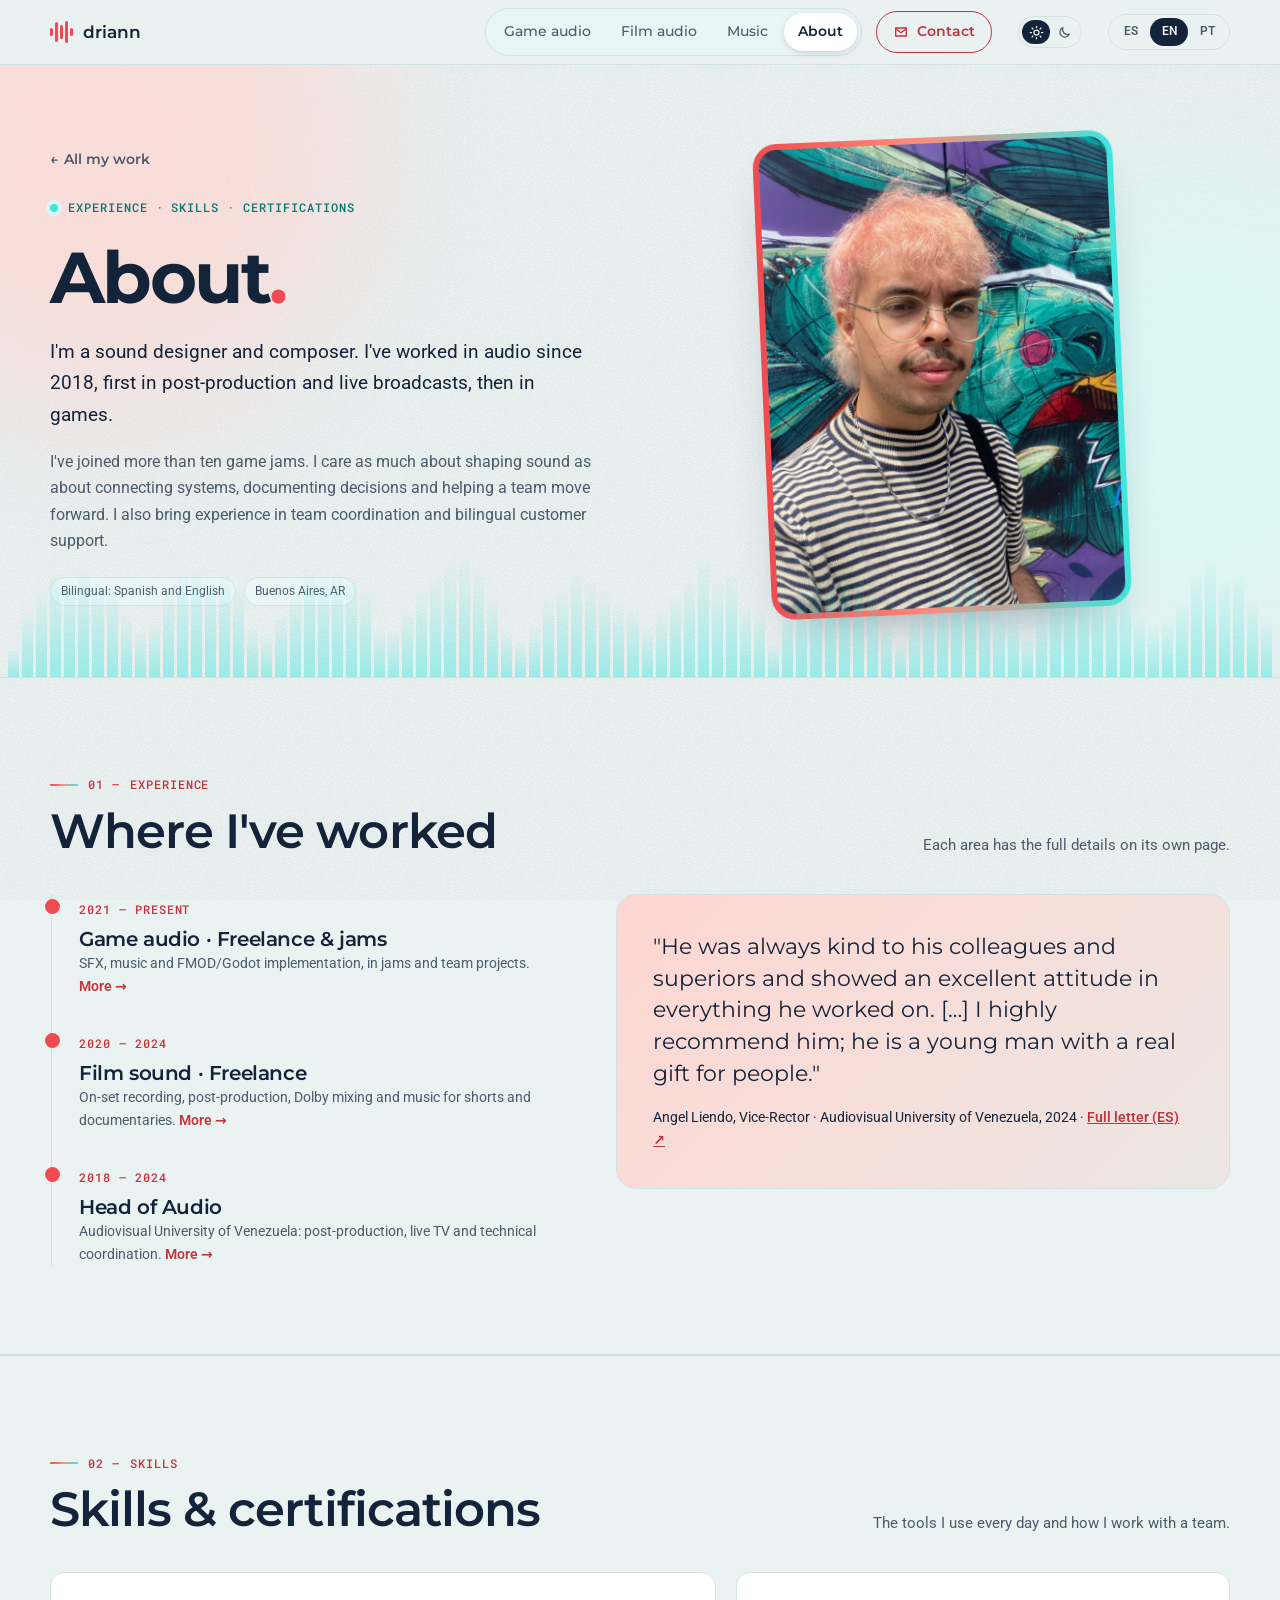
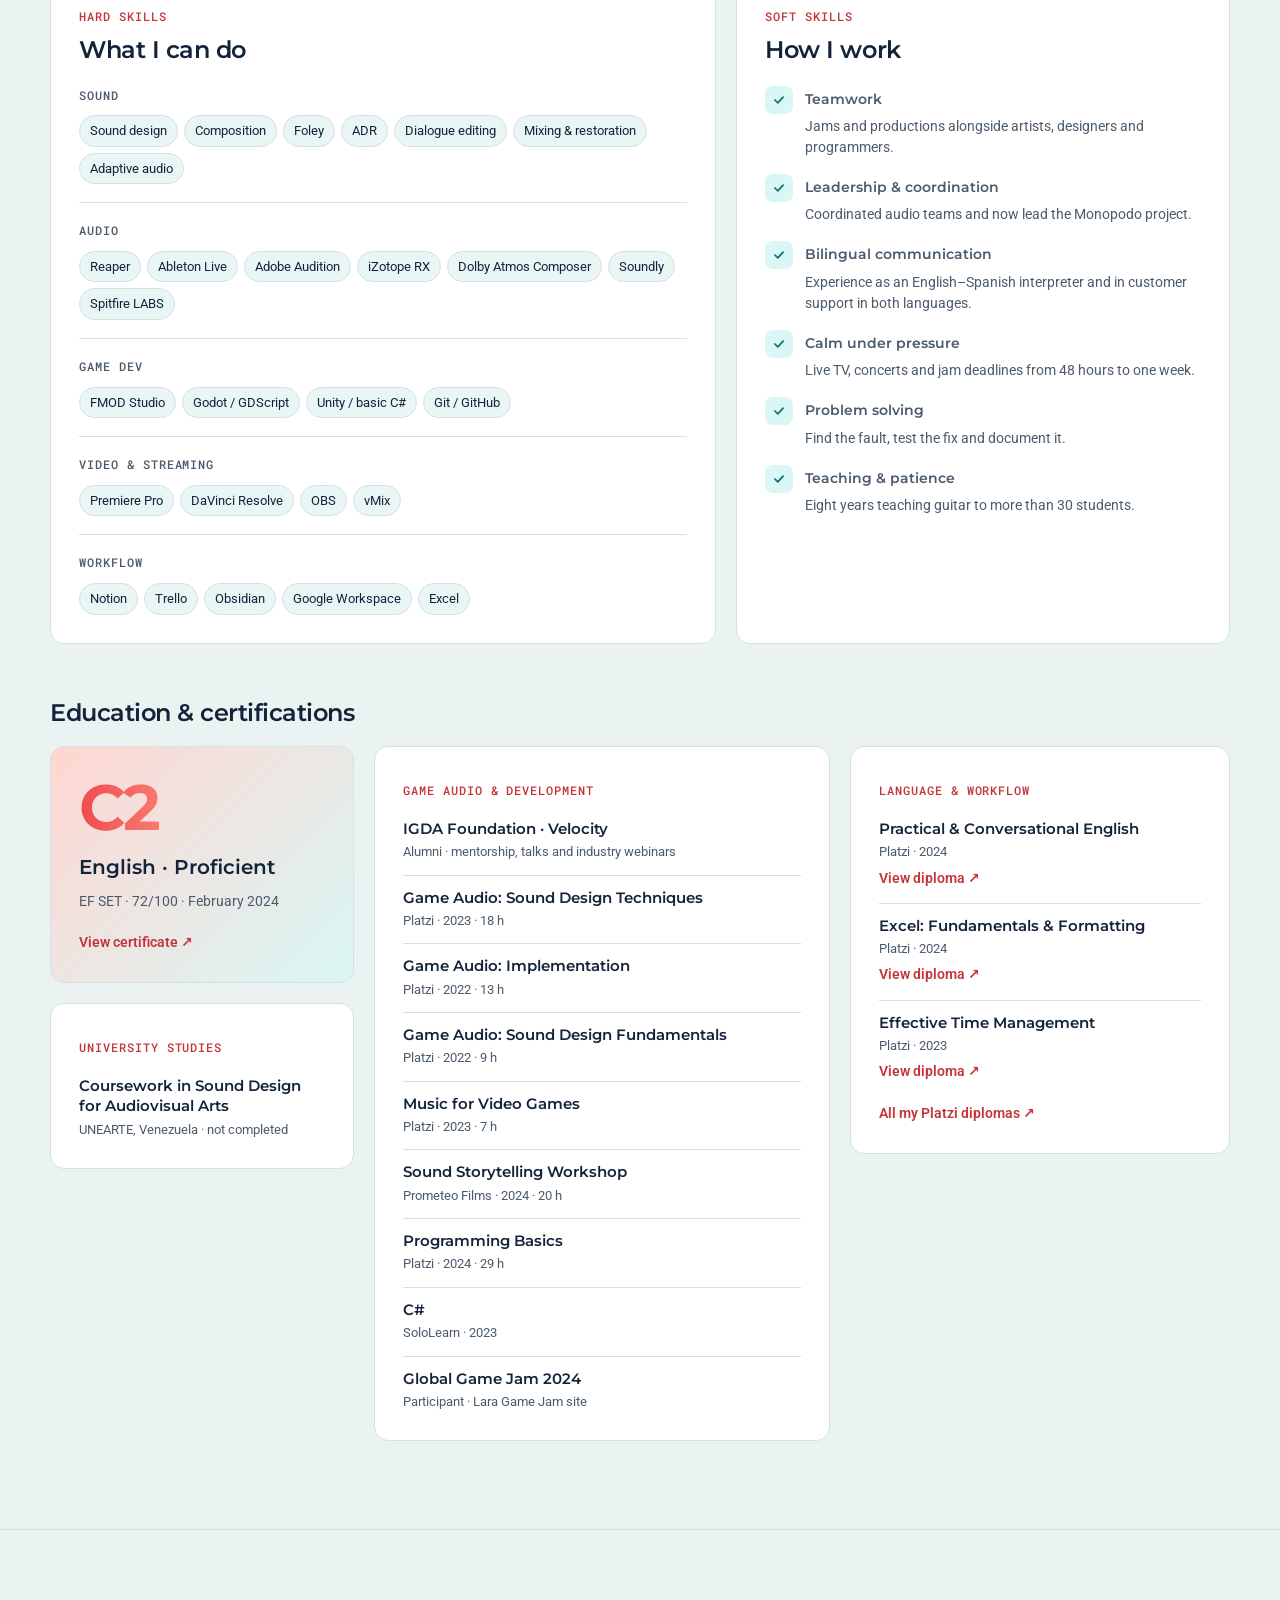
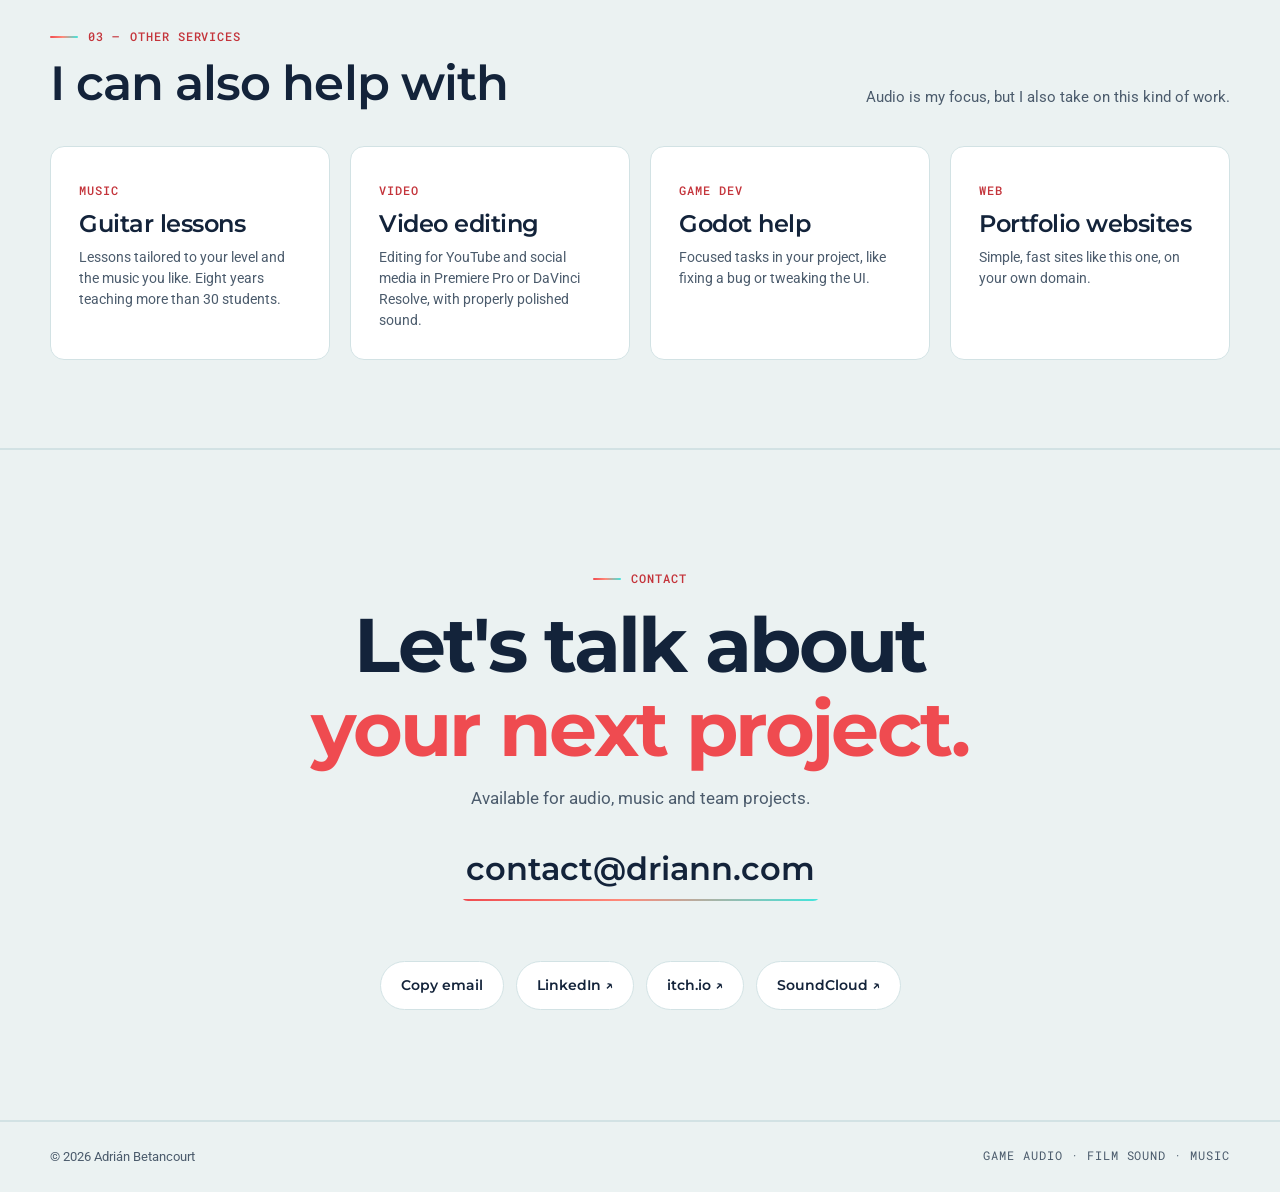
<file: about/index.html>
<!doctype html>
<html lang="es" data-lang="es">
<head>
<meta charset="utf-8">
<meta name="viewport" content="width=device-width, initial-scale=1">
<meta name="color-scheme" content="light dark">
<meta name="theme-color" content="#ebf2f2">
<meta name="referrer" content="strict-origin-when-cross-origin">
<title>About — Adrián Betancourt</title>
<meta name="description" content="About Adrián Betancourt: sound designer and composer since 2018. Experience, skills and certifications.">
<meta property="og:title" content="About — Adrián Betancourt">
<meta property="og:description" content="Sound designer and composer: experience, skills and certifications.">
<meta property="og:image" content="https://driann.com/assets/adrian.jpg">
<meta property="og:type" content="profile">
<link rel="icon" href="data:image/svg+xml,%3Csvg xmlns='http://www.w3.org/2000/svg' viewBox='0 0 32 32'%3E%3Crect width='32' height='32' rx='7' fill='%23ef4b50'/%3E%3Cg fill='%23ffffff'%3E%3Crect x='7' y='13' width='3' height='6' rx='1.5'/%3E%3Crect x='12' y='8' width='3' height='16' rx='1.5'/%3E%3Crect x='17' y='11' width='3' height='10' rx='1.5'/%3E%3Crect x='22' y='14' width='3' height='4' rx='1.5'/%3E%3C/g%3E%3C/svg%3E">
<link rel="preconnect" href="https://fonts.googleapis.com">
<link rel="preconnect" href="https://fonts.gstatic.com" crossorigin>
<link href="https://fonts.googleapis.com/css2?family=Montserrat:wght@500;600;700;800&family=Roboto:wght@400;500;700&family=Roboto+Mono:wght@400;500&display=swap" rel="stylesheet">
<script>
  (function () {
    var lang;
    try { lang = localStorage.getItem('lang'); } catch (e) {}
    if (lang !== 'es' && lang !== 'en' && lang !== 'pt') lang = /^(es|pt)/i.test(navigator.language || '') ? navigator.language.slice(0, 2).toLowerCase() : 'en';
    document.documentElement.setAttribute('data-lang', lang);
    document.documentElement.setAttribute('lang', lang);
    var theme;
    try { theme = localStorage.getItem('theme'); } catch (e) {}
    if (theme !== 'light' && theme !== 'dark') theme = window.matchMedia && matchMedia('(prefers-color-scheme: dark)').matches ? 'dark' : 'light';
    document.documentElement.setAttribute('data-theme', theme);
  })();
</script>
<link rel="stylesheet" href="../assets/site.css?v=20261029g">
<link rel="stylesheet" href="../assets/motion.css?v=20261029f">
</head>
<body>
<script>document.documentElement.classList.add('js');</script>
<a class="skip" href="#experience"><span class="es">Saltar al contenido</span><span class="en">Skip to content</span><span class="pt">Pular para o conteúdo</span></a>

<header class="site-header">
  <div class="wrap header-inner">
    <a class="brand" href="../" aria-label="Adrián Betancourt — home">
      <span class="brand-mark" aria-hidden="true"><i style="height:40%"></i><i style="height:90%"></i><i style="height:60%"></i><i style="height:100%"></i><i style="height:35%"></i></span>
      driann
    </a>
    <div class="header-tools">
      <nav class="nav" id="nav" aria-label="Main">
        <div class="nav-pages">
          <a href="../game-audio/">Game audio</a>
          <a href="../film-audio/"><span class="es">Audio para cine</span><span class="en">Film audio</span><span class="pt">Áudio para cinema</span></a>
          <a href="../music/"><span class="es">Música</span><span class="en">Music</span><span class="pt">Música</span></a>
          <a href="../about/" aria-current="page"><span class="es">Sobre mí</span><span class="en">About</span><span class="pt">Sobre mim</span></a>
        </div>
        <a class="nav-cta" href="#contact"><svg viewBox="0 0 24 24" aria-hidden="true"><path d="M4 6h16v12H4z" fill="none" stroke="currentColor" stroke-width="2" stroke-linejoin="round"/><path d="M4 7l8 6 8-6" fill="none" stroke="currentColor" stroke-width="2" stroke-linejoin="round"/></svg><span class="es">Contacto</span><span class="en">Contact</span><span class="pt">Contato</span></a>
      </nav>
      <button class="theme-toggle" type="button" aria-pressed="false" aria-label="Dark mode / Modo oscuro / Modo escuro">
        <span class="sun" aria-hidden="true"><svg viewBox="0 0 24 24" fill="none" stroke="currentColor" stroke-width="2" stroke-linecap="round"><circle cx="12" cy="12" r="4"/><path d="M12 2v2M12 20v2M4.9 4.9l1.4 1.4M17.7 17.7l1.4 1.4M2 12h2M20 12h2M4.9 19.1l1.4-1.4M17.7 6.3l1.4-1.4"/></svg></span>
        <span class="moon" aria-hidden="true"><svg viewBox="0 0 24 24" fill="none" stroke="currentColor" stroke-width="2" stroke-linejoin="round"><path d="M20 14.5A8 8 0 0 1 9.5 4a8 8 0 1 0 10.5 10.5z"/></svg></span>
      </button>
      <div class="lang" role="group" aria-label="Language / Idioma / Língua">
        <button type="button" data-set-lang="es" aria-pressed="false">ES</button>
        <button type="button" data-set-lang="en" aria-pressed="false">EN</button>
        <button type="button" data-set-lang="pt" aria-pressed="false">PT</button>
      </div>
      <button class="menu-btn" type="button" aria-controls="nav" aria-expanded="false" aria-label="Menu"><span></span><span></span><span></span></button>
    </div>
  </div>
</header>

<main id="top">

  <div class="hero">
    <div class="wrap hero-grid about-hero">
      <div>
        <a class="back" href="../">← <span class="es">Todo mi trabajo</span><span class="en">All my work</span><span class="pt">Todo o meu trabalho</span></a>
        <div class="page-head about-copy" style="padding:20px 0 0">
          <div class="eyebrow mono">Experience · Skills · Certifications</div>
          <h1><span class="es">Sobre mí</span><span class="en">About</span><span class="pt">Sobre mim</span><span class="accent">.</span></h1>
          <p class="lead"><span class="es">Soy diseñador sonoro y compositor. Trabajo en audio desde 2018: primero en postproducción y transmisiones en vivo, y después en videojuegos.</span><span class="en">I'm a sound designer and composer. I've worked in audio since 2018, first in post-production and live broadcasts, then in games.</span><span class="pt">Sou sound designer e compositor. Trabalho com áudio desde 2018: primeiro em pós-produção e transmissões ao vivo, depois em games.</span></p>
          <p><span class="es">Participé en más de diez game jams. Me interesa tanto dar forma al sonido como conectar sistemas, documentar decisiones y ayudar a que un equipo avance. Además tengo experiencia en coordinación de equipos y atención al cliente bilingüe.</span><span class="en">I've joined more than ten game jams. I care as much about shaping sound as about connecting systems, documenting decisions and helping a team move forward. I also bring experience in team coordination and bilingual customer support.</span><span class="pt">Participei de mais de dez game jams. Me interessa tanto dar forma ao som quanto conectar sistemas, documentar decisões e ajudar uma equipe a avançar. Também tenho experiência em coordenação de equipes e atendimento ao cliente bilíngue.</span></p>
          <div class="facts">
            <span class="tag"><span class="es">Bilingüe: español e inglés</span><span class="en">Bilingual: Spanish and English</span><span class="pt">Bilíngue: espanhol e inglês</span></span>
            <span class="tag">Buenos Aires, AR</span>
          </div>
        </div>
      </div>
      <div>
        <figure class="portrait portrait-lg">
          <img src="../assets/adrian.jpg" width="720" height="960" alt="Adrián Betancourt, with pink hair and round glasses, in front of a colorful mural">
        </figure>
      </div>
    </div>
    <div class="wave" id="wave" aria-hidden="true"></div>
  </div>

  <!-- Experience -->
  <section id="experience" class="band">
    <div class="wrap">
      <div class="section-head reveal">
        <div>
          <span class="mono kicker">01 — <span class="es">Experiencia</span><span class="en">Experience</span><span class="pt">Experiência</span></span>
          <h2><span class="es">Dónde he trabajado</span><span class="en">Where I've worked</span><span class="pt">Onde trabalhei</span></h2>
        </div>
        <p><span class="es">Cada área tiene los detalles completos en su propia página.</span><span class="en">Each area has the full details on its own page.</span><span class="pt">Cada área tem os detalhes completos em sua própria página.</span></p>
      </div>
      <div class="about">
        <div class="timeline">
          <div class="job reveal">
            <time class="mono"><span class="es">2021 — hoy</span><span class="en">2021 — present</span><span class="pt">2021 — hoje</span></time>
            <h3><span class="es">Audio para videojuegos · Freelance y jams</span><span class="en">Game audio · Freelance & jams</span><span class="pt">Áudio para games · Freelance e jams</span></h3>
            <div class="org"><span class="es">SFX, música e implementación con FMOD y Godot, en jams y proyectos en equipo.</span><span class="en">SFX, music and FMOD/Godot implementation, in jams and team projects.</span><span class="pt">SFX, música e implementação com FMOD e Godot, em jams e projetos em equipe.</span> <a href="../game-audio/#experience" style="color:var(--accent-ink);font-weight:600;text-decoration:none"><span class="es">Ver más →</span><span class="en">More →</span><span class="pt">Ver mais →</span></a></div>
          </div>
          <div class="job reveal">
            <time class="mono">2020 — 2024</time>
            <h3><span class="es">Sonido para cine · Freelance</span><span class="en">Film sound · Freelance</span><span class="pt">Som para cinema · Freelance</span></h3>
            <div class="org"><span class="es">Grabación en set, postproducción, mezcla Dolby y música para cortos y documentales.</span><span class="en">On-set recording, post-production, Dolby mixing and music for shorts and documentaries.</span><span class="pt">Gravação em set, pós-produção, mixagem Dolby e música para curtas e documentários.</span> <a href="../film-audio/#experience" style="color:var(--accent-ink);font-weight:600;text-decoration:none"><span class="es">Ver más →</span><span class="en">More →</span><span class="pt">Ver mais →</span></a></div>
          </div>
          <div class="job reveal">
            <time class="mono">2018 — 2024</time>
            <h3><span class="es">Jefe de Audio</span><span class="en">Head of Audio</span><span class="pt">Chefe de Áudio</span></h3>
            <div class="org"><span class="es">Universidad Audiovisual de Venezuela: postproducción, TV en vivo y coordinación técnica.</span><span class="en">Audiovisual University of Venezuela: post-production, live TV and technical coordination.</span><span class="pt">Universidad Audiovisual de Venezuela: pós-produção, TV ao vivo e coordenação técnica.</span> <a href="../film-audio/#experience" style="color:var(--accent-ink);font-weight:600;text-decoration:none"><span class="es">Ver más →</span><span class="en">More →</span><span class="pt">Ver mais →</span></a></div>
          </div>
        </div>
        <div>
          <figure class="quote reveal" style="margin-top:0">
        <blockquote>
          <span class="es">«El trato con sus compañeros y superiores siempre fue amable y mostró una excelente disposición en todo cuanto desarrollaba. […] Lo recomiendo ampliamente, ya que es un joven con don de gente.»</span>
          <span class="en">"He was always kind to his colleagues and superiors and showed an excellent attitude in everything he worked on. […] I highly recommend him; he is a young man with a real gift for people."</span>
          <span class="pt">«O trato com colegas e superiores sempre foi gentil, e ele mostrou excelente disposição em tudo o que fazia. […] Eu o recomendo amplamente, pois é um jovem com grande habilidade para lidar com pessoas.»</span>
        </blockquote>
        <figcaption>
          <span class="es">Angel Liendo, Vicerrector · Universidad Audiovisual de Venezuela, 2024 · </span><span class="en">Angel Liendo, Vice-Rector · Audiovisual University of Venezuela, 2024 · </span><span class="pt">Angel Liendo, Vice-reitor · Universidad Audiovisual de Venezuela, 2024 · </span>
          <a href="https://drive.google.com/file/d/1dNSRsVSnnZtnG9VpDo7w1AXEGUKHSeKX/view?usp=sharing" target="_blank" rel="noopener"><span class="es">Carta completa ↗</span><span class="en">Full letter (ES) ↗</span><span class="pt">Carta completa ↗</span></a>
        </figcaption>
      </figure>
        </div>
      </div>
    </div>
  </section>

  <!-- Skills & certifications -->
  <section id="skills">
    <div class="wrap">
      <div class="section-head reveal">
        <div>
          <span class="mono kicker">02 — <span class="es">Habilidades</span><span class="en">Skills</span><span class="pt">Habilidades</span></span>
          <h2><span class="es">Habilidades y certificaciones</span><span class="en">Skills & certifications</span><span class="pt">Habilidades e certificações</span></h2>
        </div>
        <p><span class="es">Las herramientas que uso a diario y cómo trabajo con un equipo.</span><span class="en">The tools I use every day and how I work with a team.</span><span class="pt">As ferramentas que uso no dia a dia e como trabalho em equipe.</span></p>
      </div>

      <div class="skillset">
        <div class="panel reveal">
          <span class="mono kicker"><span class="es">Técnicas</span><span class="en">Hard skills</span><span class="pt">Técnicas</span></span>
          <h3><span class="es">Lo que sé hacer</span><span class="en">What I can do</span><span class="pt">O que sei fazer</span></h3>
          <div class="skill-group"><h4 class="mono"><span class="es">Sonido</span><span class="en">Sound</span><span class="pt">Som</span></h4><div class="tags"><span class="tag"><span class="es">Diseño sonoro</span><span class="en">Sound design</span><span class="pt">Design de som</span></span><span class="tag"><span class="es">Composición</span><span class="en">Composition</span><span class="pt">Composição</span></span><span class="tag">Foley</span><span class="tag">ADR</span><span class="tag"><span class="es">Edición de diálogos</span><span class="en">Dialogue editing</span><span class="pt">Edição de diálogos</span></span><span class="tag"><span class="es">Mezcla y restauración</span><span class="en">Mixing & restoration</span><span class="pt">Mixagem e restauração</span></span><span class="tag"><span class="es">Audio adaptativo</span><span class="en">Adaptive audio</span><span class="pt">Áudio adaptativo</span></span></div></div>
          <div class="skill-group"><h4 class="mono">Audio</h4><div class="tags"><span class="tag">Reaper</span><span class="tag">Ableton Live</span><span class="tag">Adobe Audition</span><span class="tag">iZotope RX</span><span class="tag">Dolby Atmos Composer</span><span class="tag">Soundly</span><span class="tag">Spitfire LABS</span></div></div>
          <div class="skill-group"><h4 class="mono"><span class="es">Videojuegos</span><span class="en">Game dev</span><span class="pt">Games</span></h4><div class="tags"><span class="tag">FMOD Studio</span><span class="tag">Godot / GDScript</span><span class="tag"><span class="es">Unity / C# básico</span><span class="en">Unity / basic C#</span><span class="pt">Unity / C# básico</span></span><span class="tag">Git / GitHub</span></div></div>
          <div class="skill-group"><h4 class="mono"><span class="es">Video y streaming</span><span class="en">Video & streaming</span><span class="pt">Vídeo e streaming</span></h4><div class="tags"><span class="tag">Premiere Pro</span><span class="tag">DaVinci Resolve</span><span class="tag">OBS</span><span class="tag">vMix</span></div></div>
          <div class="skill-group"><h4 class="mono"><span class="es">Organización</span><span class="en">Workflow</span><span class="pt">Organização</span></h4><div class="tags"><span class="tag">Notion</span><span class="tag">Trello</span><span class="tag">Obsidian</span><span class="tag">Google Workspace</span><span class="tag">Excel</span></div></div>
        </div>

        <div class="panel reveal">
          <span class="mono kicker"><span class="es">Blandas</span><span class="en">Soft skills</span><span class="pt">Comportamentais</span></span>
          <h3><span class="es">Cómo trabajo</span><span class="en">How I work</span><span class="pt">Como trabalho</span></h3>
          <ul class="soft">
            <li><b><span class="es">Trabajo en equipo</span><span class="en">Teamwork</span><span class="pt">Trabalho em equipe</span></b><span><span class="es">Jams y producciones junto a artistas, diseñadores y programadores.</span><span class="en">Jams and productions alongside artists, designers and programmers.</span><span class="pt">Jams e produções ao lado de artistas, designers e programadores.</span></span></li>
            <li><b><span class="es">Liderazgo y coordinación</span><span class="en">Leadership & coordination</span><span class="pt">Liderança e coordenação</span></b><span><span class="es">Coordiné equipos de audio y hoy lidero el proyecto Monopodo.</span><span class="en">Coordinated audio teams and now lead the Monopodo project.</span><span class="pt">Coordenei equipes de áudio e hoje lidero o projeto Monopodo.</span></span></li>
            <li><b><span class="es">Comunicación bilingüe</span><span class="en">Bilingual communication</span><span class="pt">Comunicação bilíngue</span></b><span><span class="es">Experiencia como intérprete inglés–español y en atención al cliente en ambos idiomas.</span><span class="en">Experience as an English–Spanish interpreter and in customer support in both languages.</span><span class="pt">Experiência como intérprete inglês–espanhol e em atendimento ao cliente nos dois idiomas.</span></span></li>
            <li><b><span class="es">Trabajo bajo presión</span><span class="en">Calm under pressure</span><span class="pt">Trabalho sob pressão</span></b><span><span class="es">TV en vivo, conciertos y plazos de jam de 48 horas a una semana.</span><span class="en">Live TV, concerts and jam deadlines from 48 hours to one week.</span><span class="pt">TV ao vivo, shows e prazos de jam de 48 horas a uma semana.</span></span></li>
            <li><b><span class="es">Resolución de problemas</span><span class="en">Problem solving</span><span class="pt">Resolução de problemas</span></b><span><span class="es">Encontrar la falla, probar y dejar documentada la solución.</span><span class="en">Find the fault, test the fix and document it.</span><span class="pt">Encontrar a falha, testar e deixar a solução documentada.</span></span></li>
            <li><b><span class="es">Enseñanza y paciencia</span><span class="en">Teaching & patience</span><span class="pt">Ensino e paciência</span></b><span><span class="es">Ocho años dando clases de guitarra a más de 30 alumnos.</span><span class="en">Eight years teaching guitar to more than 30 students.</span><span class="pt">Oito anos dando aulas de guitarra para mais de 30 alunos.</span></span></li>
          </ul>
        </div>
      </div>

      <h3 class="certs-head reveal"><span class="es">Formación y certificaciones</span><span class="en">Education & certifications</span><span class="pt">Formação e certificações</span></h3>
      <div class="certs">
        <div class="certs-side">
        <div class="cert-main reveal">
          <span class="level">C2</span>
          <h4><span class="es">Inglés · Proficient</span><span class="en">English · Proficient</span><span class="pt">Inglês · Proficient</span></h4>
          <p><span class="es">EF SET · 72/100 · febrero 2024</span><span class="en">EF SET · 72/100 · February 2024</span><span class="pt">EF SET · 72/100 · fevereiro de 2024</span></p>
          <a href="https://cert.efset.org/Z4a9Xi" target="_blank" rel="noopener"><span class="es">Ver certificado ↗</span><span class="en">View certificate ↗</span><span class="pt">Ver certificado ↗</span></a>
        </div>
        <div class="panel reveal">
          <span class="mono kicker"><span class="es">Estudios universitarios</span><span class="en">University studies</span><span class="pt">Estudos universitários</span></span>
          <ul class="cert-list" style="margin-top:16px">
            <li><b><span class="es">Diseño Sonoro para Artes Audiovisuales</span><span class="en">Coursework in Sound Design for Audiovisual Arts</span><span class="pt">Design de Som para Artes Audiovisuais</span></b><span class="meta"><span class="es">UNEARTE, Venezuela · no finalizados</span><span class="en">UNEARTE, Venezuela · not completed</span><span class="pt">UNEARTE, Venezuela · não concluídos</span></span></li>
          </ul>
        </div>
        </div>

        <div class="panel reveal">
          <span class="mono kicker"><span class="es">Audio y desarrollo de juegos</span><span class="en">Game audio & development</span><span class="pt">Áudio e desenvolvimento de jogos</span></span>
          <ul class="cert-list" style="margin-top:16px">
            <li><b>IGDA Foundation · Velocity</b><span class="meta"><span class="es">Alumni · mentoría, charlas y webinars sobre la industria</span><span class="en">Alumni · mentorship, talks and industry webinars</span><span class="pt">Alumni · mentoria, palestras e webinars sobre a indústria</span></span></li>
            <li><b><span class="es">Audio para videojuegos: Técnicas de diseño sonoro</span><span class="en">Game Audio: Sound Design Techniques</span><span class="pt">Áudio para games: Técnicas de design de som</span></b><span class="meta">Platzi · 2023 · 18 h</span></li>
            <li><b><span class="es">Audio para videojuegos: Implementación</span><span class="en">Game Audio: Implementation</span><span class="pt">Áudio para games: Implementação</span></b><span class="meta">Platzi · 2022 · 13 h</span></li>
            <li><b><span class="es">Audio para videojuegos: Fundamentos de diseño sonoro</span><span class="en">Game Audio: Sound Design Fundamentals</span><span class="pt">Áudio para games: Fundamentos de design de som</span></b><span class="meta">Platzi · 2022 · 9 h</span></li>
            <li><b><span class="es">Música para videojuegos</span><span class="en">Music for Video Games</span><span class="pt">Música para games</span></b><span class="meta">Platzi · 2023 · 7 h</span></li>
            <li><b><span class="es">Taller de Narrativa Sonora</span><span class="en">Sound Storytelling Workshop</span><span class="pt">Oficina de Narrativa Sonora</span></b><span class="meta">Prometeo Films · 2024 · 20 h</span></li>
            <li><b><span class="es">Programación Básica</span><span class="en">Programming Basics</span><span class="pt">Programação Básica</span></b><span class="meta">Platzi · 2024 · 29 h</span></li>
            <li><b>C#</b><span class="meta">SoloLearn · 2023</span></li>
            <li><b>Global Game Jam 2024</b><span class="meta"><span class="es">Participación · sede Lara Game Jam</span><span class="en">Participant · Lara Game Jam site</span><span class="pt">Participação · sede Lara Game Jam</span></span></li>
          </ul>
        </div>

        <div class="panel reveal">
          <span class="mono kicker"><span class="es">Idiomas y organización</span><span class="en">Language & workflow</span><span class="pt">Idiomas e organização</span></span>
          <ul class="cert-list" style="margin-top:16px">
            <li><b><span class="es">Inglés Práctico y Conversacional</span><span class="en">Practical & Conversational English</span><span class="pt">Inglês Prático e Conversacional</span></b><span class="meta">Platzi · 2024</span><a href="https://platzi.com/p/drianbetancourt/curso/10332-ingles-conversacional/diploma/detalle/" target="_blank" rel="noopener"><span class="es">Ver diploma ↗</span><span class="en">View diploma ↗</span><span class="pt">Ver diploma ↗</span></a></li>
            <li><b><span class="es">Excel: Fundamentos y Formato</span><span class="en">Excel: Fundamentals & Formatting</span><span class="pt">Excel: Fundamentos e Formatação</span></b><span class="meta">Platzi · 2024</span><a href="https://platzi.com/p/drianbetancourt/curso/3639-excel-intro/diploma/detalle/" target="_blank" rel="noopener"><span class="es">Ver diploma ↗</span><span class="en">View diploma ↗</span><span class="pt">Ver diploma ↗</span></a></li>
            <li><b><span class="es">Gestión Efectiva del Tiempo</span><span class="en">Effective Time Management</span><span class="pt">Gestão Eficaz do Tempo</span></b><span class="meta">Platzi · 2023</span><a href="https://platzi.com/p/drianbetancourt/curso/1749-course/diploma/detalle/" target="_blank" rel="noopener"><span class="es">Ver diploma ↗</span><span class="en">View diploma ↗</span><span class="pt">Ver diploma ↗</span></a></li>
          </ul>
          <p class="muted" style="margin:18px 0 0;font-size:14px"><a href="https://platzi.com/p/drianbetancourt/" target="_blank" rel="noopener" style="color:var(--accent-ink);font-weight:600;text-decoration:none"><span class="es">Todos mis diplomas en Platzi ↗</span><span class="en">All my Platzi diplomas ↗</span><span class="pt">Todos os meus diplomas na Platzi ↗</span></a></p>
        </div>
      </div>
    </div>
  </section>

  <!-- Other services -->
  <section id="services" class="band">
    <div class="wrap">
      <div class="section-head reveal">
        <div>
          <span class="mono kicker">03 — <span class="es">Otros servicios</span><span class="en">Other services</span><span class="pt">Outros serviços</span></span>
          <h2><span class="es">También puedo ayudarte con</span><span class="en">I can also help with</span><span class="pt">Também posso ajudar com</span></h2>
        </div>
        <p><span class="es">Mi foco es el audio, pero también hago estos trabajos.</span><span class="en">Audio is my focus, but I also take on this kind of work.</span><span class="pt">Meu foco é o áudio, mas também faço estes trabalhos.</span></p>
      </div>
      <div class="services">
        <div class="panel reveal">
          <span class="mono kicker"><span class="es">Música</span><span class="en">Music</span><span class="pt">Música</span></span>
          <h3><span class="es">Clases de guitarra</span><span class="en">Guitar lessons</span><span class="pt">Aulas de guitarra</span></h3>
          <p><span class="es">Clases adaptadas a tu nivel y a la música que te gusta. Ocho años enseñando a más de 30 alumnos.</span><span class="en">Lessons tailored to your level and the music you like. Eight years teaching more than 30 students.</span><span class="pt">Aulas adaptadas ao seu nível e à música de que você gosta. Oito anos ensinando mais de 30 alunos.</span></p>
        </div>
        <div class="panel reveal">
          <span class="mono kicker"><span class="es">Video</span><span class="en">Video</span><span class="pt">Vídeo</span></span>
          <h3><span class="es">Edición de video</span><span class="en">Video editing</span><span class="pt">Edição de vídeo</span></h3>
          <p><span class="es">Edición para YouTube y redes en Premiere Pro o DaVinci Resolve, con el sonido bien cuidado.</span><span class="en">Editing for YouTube and social media in Premiere Pro or DaVinci Resolve, with properly polished sound.</span><span class="pt">Edição para YouTube e redes em Premiere Pro ou DaVinci Resolve, com o som bem cuidado.</span></p>
        </div>
        <div class="panel reveal">
          <span class="mono kicker"><span class="es">Videojuegos</span><span class="en">Game dev</span><span class="pt">Games</span></span>
          <h3><span class="es">Ayuda con Godot</span><span class="en">Godot help</span><span class="pt">Ajuda com Godot</span></h3>
          <p><span class="es">Tareas acotadas en tu proyecto, como arreglar un bug o ajustar la interfaz.</span><span class="en">Focused tasks in your project, like fixing a bug or tweaking the UI.</span><span class="pt">Tarefas pontuais no seu projeto, como corrigir um bug ou ajustar a interface.</span></p>
        </div>
        <div class="panel reveal">
          <span class="mono kicker">Web</span>
          <h3><span class="es">Webs de portfolio</span><span class="en">Portfolio websites</span><span class="pt">Sites de portfólio</span></h3>
          <p><span class="es">Sitios simples y rápidos como este, en tu propio dominio.</span><span class="en">Simple, fast sites like this one, on your own domain.</span><span class="pt">Sites simples e rápidos como este, no seu próprio domínio.</span></p>
        </div>
      </div>
    </div>
  </section>

  <!-- Contact -->
  <section id="contact" class="band contact">
    <div class="wrap reveal">
      <span class="mono kicker"><span class="es">Contacto</span><span class="en">Contact</span><span class="pt">Contato</span></span>
      <h2><span class="es">Hablemos de tu<br><span class="accent">próximo proyecto.</span></span><span class="en">Let's talk about<br><span class="accent">your next project.</span></span><span class="pt">Vamos falar do seu<br><span class="accent">próximo projeto.</span></span></h2>
      <p><span class="es">Disponible para audio, música y proyectos en equipo.</span><span class="en">Available for audio, music and team projects.</span><span class="pt">Disponível para áudio, música e projetos em equipe.</span></p>
      <a class="email-big" href="mailto:contact@driann.com">contact@driann.com</a>
      <div class="copy-status" id="copy-status" aria-live="polite"></div>
      <div class="actions">
        <button class="btn" type="button" id="copy-email"><span class="es">Copiar email</span><span class="en">Copy email</span><span class="pt">Copiar e-mail</span></button>
        <a class="btn" href="https://www.linkedin.com/in/driann" target="_blank" rel="noopener">LinkedIn ↗</a>
        <a class="btn" href="https://driann.itch.io" target="_blank" rel="noopener">itch.io ↗</a>
        <a class="btn" href="https://soundcloud.com/driann-yea" target="_blank" rel="noopener">SoundCloud ↗</a>
      </div>
    </div>
  </section>
</main>

<footer>
  <div class="wrap">
    <span>© <span id="year">2026</span> Adrián Betancourt</span>
    <span class="mono">Game audio · Film sound · Music</span>
  </div>
</footer>

<script src="../assets/site.js?v=20261029f"></script>
<script src="../assets/motion.js?v=20261029f"></script>
</body>
</html>
</file>
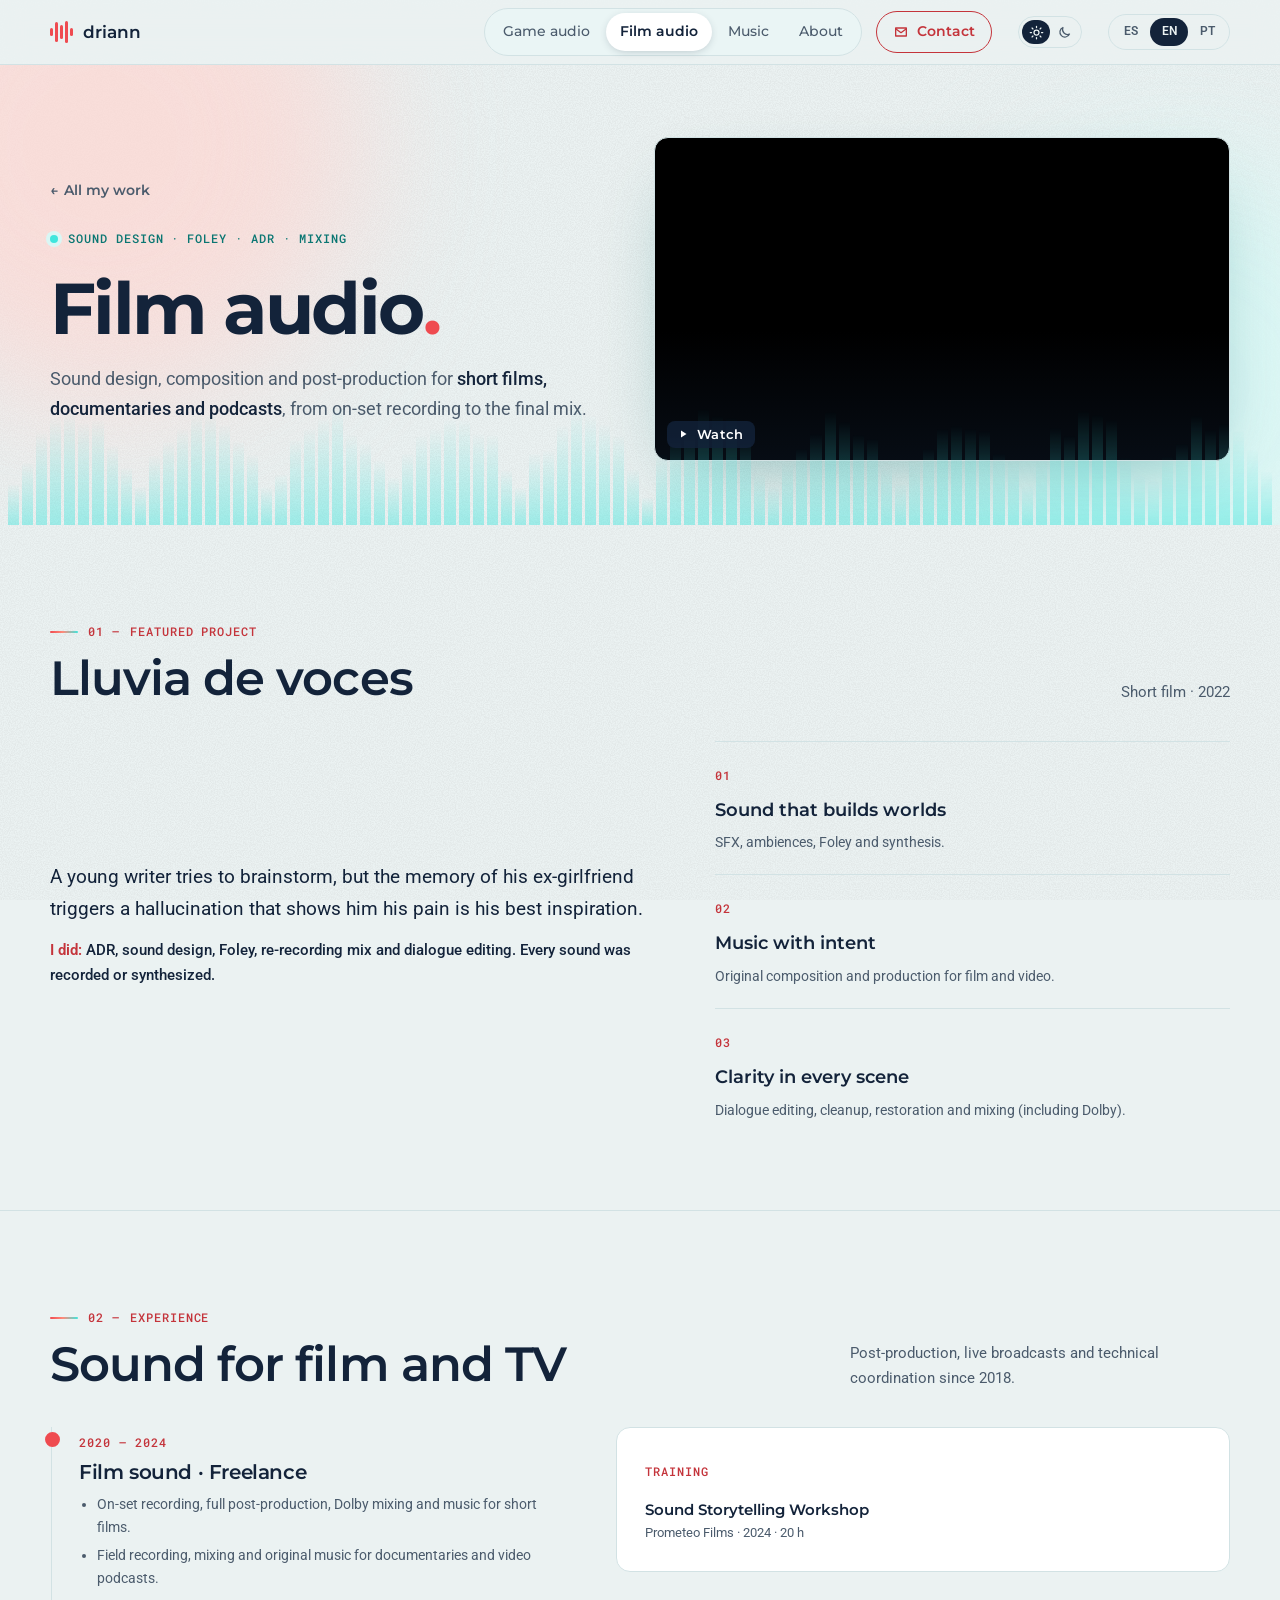
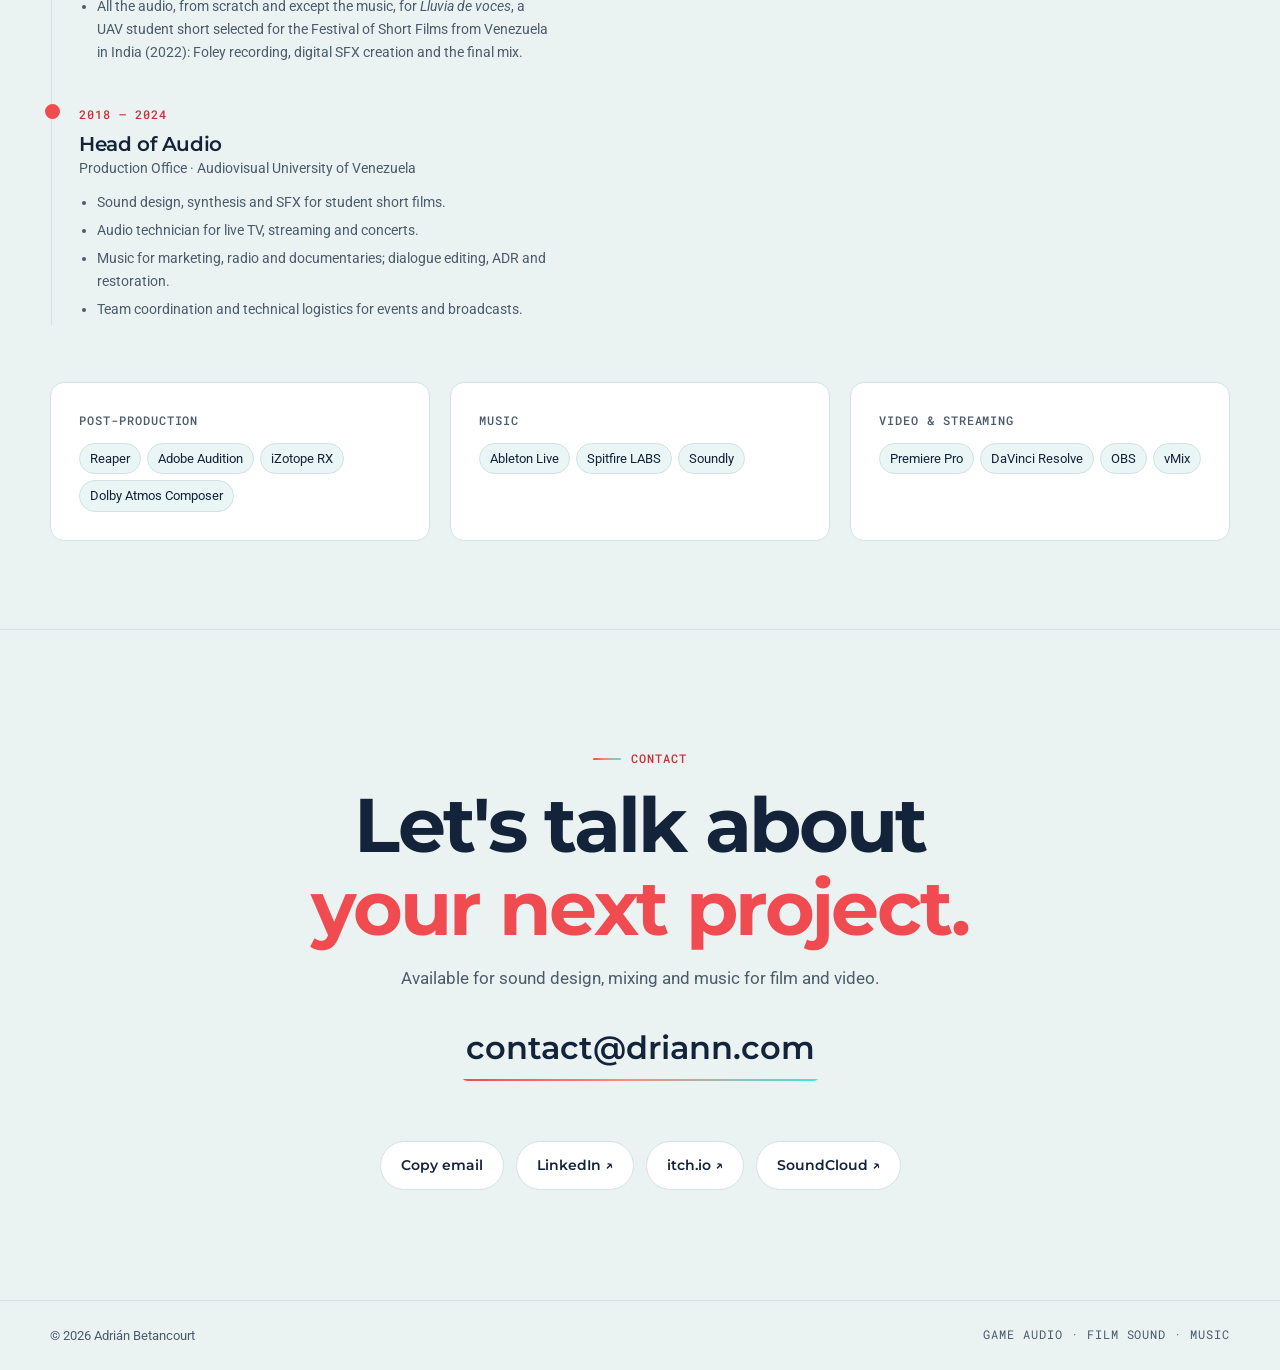
<file: film-audio/index.html>
<!doctype html>
<html lang="es" data-lang="es">
<head>
<meta charset="utf-8">
<meta name="viewport" content="width=device-width, initial-scale=1">
<meta name="color-scheme" content="light dark">
<meta name="theme-color" content="#ebf2f2">
<meta name="referrer" content="strict-origin-when-cross-origin">
<title>Film Audio — Adrián Betancourt</title>
<meta name="description" content="Film and post-production audio by Adrián Betancourt: sound design, Foley, ADR, dialogue editing, mixing and original music.">
<meta property="og:title" content="Film Audio — Adrián Betancourt">
<meta property="og:description" content="Sound design, Foley, ADR, dialogue editing and mixing for film, documentaries and podcasts.">
<meta property="og:image" content="https://i.ytimg.com/vi/iJrxZtflXPY/hqdefault.jpg">
<meta property="og:type" content="website">
<link rel="icon" href="data:image/svg+xml,%3Csvg xmlns='http://www.w3.org/2000/svg' viewBox='0 0 32 32'%3E%3Crect width='32' height='32' rx='7' fill='%23ef4b50'/%3E%3Cg fill='%23ffffff'%3E%3Crect x='7' y='13' width='3' height='6' rx='1.5'/%3E%3Crect x='12' y='8' width='3' height='16' rx='1.5'/%3E%3Crect x='17' y='11' width='3' height='10' rx='1.5'/%3E%3Crect x='22' y='14' width='3' height='4' rx='1.5'/%3E%3C/g%3E%3C/svg%3E">
<link rel="preconnect" href="https://fonts.googleapis.com">
<link rel="preconnect" href="https://fonts.gstatic.com" crossorigin>
<link href="https://fonts.googleapis.com/css2?family=Montserrat:wght@500;600;700;800&family=Roboto:wght@400;500;700&family=Roboto+Mono:wght@400;500&display=swap" rel="stylesheet">
<script>
  (function () {
    var lang;
    try { lang = localStorage.getItem('lang'); } catch (e) {}
    if (lang !== 'es' && lang !== 'en' && lang !== 'pt') lang = /^(es|pt)/i.test(navigator.language || '') ? navigator.language.slice(0, 2).toLowerCase() : 'en';
    document.documentElement.setAttribute('data-lang', lang);
    document.documentElement.setAttribute('lang', lang);
    var theme;
    try { theme = localStorage.getItem('theme'); } catch (e) {}
    if (theme !== 'light' && theme !== 'dark') theme = window.matchMedia && matchMedia('(prefers-color-scheme: dark)').matches ? 'dark' : 'light';
    document.documentElement.setAttribute('data-theme', theme);
  })();
</script>
<link rel="stylesheet" href="../assets/site.css?v=20261029g">
<link rel="stylesheet" href="../assets/motion.css?v=20261029f">
</head>
<body>
<script>document.documentElement.classList.add('js');</script>
<a class="skip" href="#work"><span class="es">Saltar al contenido</span><span class="en">Skip to content</span><span class="pt">Pular para o conteúdo</span></a>

<header class="site-header">
  <div class="wrap header-inner">
    <a class="brand" href="../" aria-label="Adrián Betancourt — home">
      <span class="brand-mark" aria-hidden="true"><i style="height:40%"></i><i style="height:90%"></i><i style="height:60%"></i><i style="height:100%"></i><i style="height:35%"></i></span>
      driann
    </a>
    <div class="header-tools">
      <nav class="nav" id="nav" aria-label="Main">
        <div class="nav-pages">
          <a href="../game-audio/">Game audio</a>
          <a href="../film-audio/" aria-current="page"><span class="es">Audio para cine</span><span class="en">Film audio</span><span class="pt">Áudio para cinema</span></a>
          <a href="../music/"><span class="es">Música</span><span class="en">Music</span><span class="pt">Música</span></a>
          <a href="../about/"><span class="es">Sobre mí</span><span class="en">About</span><span class="pt">Sobre mim</span></a>
        </div>
        <a class="nav-cta" href="#contact"><svg viewBox="0 0 24 24" aria-hidden="true"><path d="M4 6h16v12H4z" fill="none" stroke="currentColor" stroke-width="2" stroke-linejoin="round"/><path d="M4 7l8 6 8-6" fill="none" stroke="currentColor" stroke-width="2" stroke-linejoin="round"/></svg><span class="es">Contacto</span><span class="en">Contact</span><span class="pt">Contato</span></a>
      </nav>
      <button class="theme-toggle" type="button" aria-pressed="false" aria-label="Dark mode / Modo oscuro / Modo escuro">
        <span class="sun" aria-hidden="true"><svg viewBox="0 0 24 24" fill="none" stroke="currentColor" stroke-width="2" stroke-linecap="round"><circle cx="12" cy="12" r="4"/><path d="M12 2v2M12 20v2M4.9 4.9l1.4 1.4M17.7 17.7l1.4 1.4M2 12h2M20 12h2M4.9 19.1l1.4-1.4M17.7 6.3l1.4-1.4"/></svg></span>
        <span class="moon" aria-hidden="true"><svg viewBox="0 0 24 24" fill="none" stroke="currentColor" stroke-width="2" stroke-linejoin="round"><path d="M20 14.5A8 8 0 0 1 9.5 4a8 8 0 1 0 10.5 10.5z"/></svg></span>
      </button>
      <div class="lang" role="group" aria-label="Language / Idioma / Língua">
        <button type="button" data-set-lang="es" aria-pressed="false">ES</button>
        <button type="button" data-set-lang="en" aria-pressed="false">EN</button>
        <button type="button" data-set-lang="pt" aria-pressed="false">PT</button>
      </div>
      <button class="menu-btn" type="button" aria-controls="nav" aria-expanded="false" aria-label="Menu"><span></span><span></span><span></span></button>
    </div>
  </div>
</header>

<main id="top">

  <div class="hero">
    <div class="wrap hero-grid">
      <div>
        <a class="back" href="../">← <span class="es">Todo mi trabajo</span><span class="en">All my work</span><span class="pt">Todo o meu trabalho</span></a>
        <div class="page-head" style="padding:20px 0 0">
          <div class="eyebrow mono">Sound design · Foley · ADR · Mixing</div>
          <h1><span class="es">Audio para cine</span><span class="en">Film audio</span><span class="pt">Áudio para cinema</span><span class="accent">.</span></h1>
          <p class="hero-lead">
            <span class="es">Diseño sonoro, composición y postproducción para <strong>cortometrajes, documentales y podcasts</strong>, desde la grabación en set hasta la mezcla final.</span>
            <span class="en">Sound design, composition and post-production for <strong>short films, documentaries and podcasts</strong>, from on-set recording to the final mix.</span>
            <span class="pt">Design de som, composição e pós-produção para <strong>curtas-metragens, documentários e podcasts</strong>, da gravação em set à mixagem final.</span>
          </p>
        </div>
      </div>
      <div>
        <button class="video hero-video" type="button" data-yt="iJrxZtflXPY" aria-label="Play Lluvia de voces short film">
          <span class="play" aria-hidden="true"><svg viewBox="0 0 24 24"><path d="M8 5v14l11-7z"/></svg></span>
        </button>
      </div>
    </div>
    <div class="wave" id="wave" aria-hidden="true"></div>
  </div>

  <!-- Featured film -->
  <section id="work">
    <div class="wrap">
      <div class="section-head reveal">
        <div>
          <span class="mono kicker">01 — <span class="es">Proyecto destacado</span><span class="en">Featured project</span><span class="pt">Projeto em destaque</span></span>
          <h2>Lluvia de voces</h2>
        </div>
        <p><span class="es">Cortometraje · 2022</span><span class="en">Short film · 2022</span><span class="pt">Curta-metragem · 2022</span></p>
      </div>

      <div class="split reveal">
        <div>
          <p class="lead" style="font-size:19px;color:var(--text);margin:0 0 14px"><span class="es">Un joven escritor intenta escribir, pero el recuerdo de su ex genera una alucinación que le muestra que su dolor es su mejor inspiración.</span><span class="en">A young writer tries to brainstorm, but the memory of his ex-girlfriend triggers a hallucination that shows him his pain is his best inspiration.</span><span class="pt">Um jovem escritor tenta escrever, mas a lembrança da ex provoca uma alucinação que lhe mostra que sua dor é sua maior inspiração.</span></p>
          <p class="role"><span class="es"><b>Hice:</b> ADR, diseño sonoro, Foley, mezcla de regrabación y edición de diálogos. Cada sonido fue grabado o sintetizado.</span><span class="en"><b>I did:</b> ADR, sound design, Foley, re-recording mix and dialogue editing. Every sound was recorded or synthesized.</span><span class="pt"><b>Fiz:</b> ADR, design de som, Foley, mixagem de regravação e edição de diálogos. Cada som foi gravado ou sintetizado.</span></p>
        </div>
        <div class="disciplines" style="margin-top:0;grid-template-columns:1fr">
          <div class="discipline"><span class="mono kicker">01</span><h4><span class="es">Sonido que construye mundos</span><span class="en">Sound that builds worlds</span><span class="pt">Som que constrói mundos</span></h4><p><span class="es">SFX, ambientes, Foley y síntesis.</span><span class="en">SFX, ambiences, Foley and synthesis.</span><span class="pt">SFX, ambiências, Foley e síntese.</span></p></div>
          <div class="discipline"><span class="mono kicker">02</span><h4><span class="es">Música con intención</span><span class="en">Music with intent</span><span class="pt">Música com intenção</span></h4><p><span class="es">Composición y producción original para audiovisual.</span><span class="en">Original composition and production for film and video.</span><span class="pt">Composição e produção originais para audiovisual.</span></p></div>
          <div class="discipline"><span class="mono kicker">03</span><h4><span class="es">Claridad en cada escena</span><span class="en">Clarity in every scene</span><span class="pt">Clareza em cada cena</span></h4><p><span class="es">Edición de diálogos, limpieza, restauración y mezcla (incluida Dolby).</span><span class="en">Dialogue editing, cleanup, restoration and mixing (including Dolby).</span><span class="pt">Edição de diálogos, limpeza, restauração e mixagem (incluindo Dolby).</span></p></div>
        </div>
      </div>
    </div>
  </section>

  <!-- Experience, tools and training -->
  <section id="experience" class="band">
    <div class="wrap">
      <div class="section-head reveal">
        <div>
          <span class="mono kicker">02 — <span class="es">Experiencia</span><span class="en">Experience</span><span class="pt">Experiência</span></span>
          <h2><span class="es">Sonido para cine y TV</span><span class="en">Sound for film and TV</span><span class="pt">Som para cinema e TV</span></h2>
        </div>
        <p><span class="es">Postproducción, transmisiones en vivo y coordinación técnica desde 2018.</span><span class="en">Post-production, live broadcasts and technical coordination since 2018.</span><span class="pt">Pós-produção, transmissões ao vivo e coordenação técnica desde 2018.</span></p>
      </div>

      <div class="about">
        <div class="timeline">
          <div class="job reveal">
            <time class="mono">2020 — 2024</time>
            <h3><span class="es">Sonido para cine · Freelance</span><span class="en">Film sound · Freelance</span><span class="pt">Som para cinema · Freelance</span></h3>
            <ul class="es">
              <li>Grabación en set, postproducción completa, mezcla Dolby y música para cortometrajes.</li>
              <li>Grabación de campo, mezcla y música original para documentales y video podcasts.</li>
              <li>Todo el audio, desde cero y excepto la música, de <i>Lluvia de voces</i>, cortometraje estudiantil de la UAV seleccionado para la muestra de cortos venezolanos en India (2022): grabación de Foley, creación digital de SFX y mezcla final.</li>
            </ul>
            <ul class="en">
              <li>On-set recording, full post-production, Dolby mixing and music for short films.</li>
              <li>Field recording, mixing and original music for documentaries and video podcasts.</li>
              <li>All the audio, from scratch and except the music, for <i>Lluvia de voces</i>, a UAV student short selected for the Festival of Short Films from Venezuela in India (2022): Foley recording, digital SFX creation and the final mix.</li>
            </ul>
            <ul class="pt">
              <li>Gravação em set, pós-produção completa, mixagem Dolby e música para curtas-metragens.</li>
              <li>Gravação de campo, mixagem e música original para documentários e videocasts.</li>
              <li>Todo o áudio, do zero e exceto a música, de <i>Lluvia de voces</i>, curta estudantil da UAV selecionado para a mostra de curtas venezuelanos na Índia (2022): gravação de Foley, criação digital de SFX e mixagem final.</li>
            </ul>
          </div>
          <div class="job reveal">
            <time class="mono">2018 — 2024</time>
            <h3><span class="es">Jefe de Audio</span><span class="en">Head of Audio</span><span class="pt">Chefe de Áudio</span></h3>
            <div class="org"><span class="es">Vicerrectorado de Producción · Universidad Audiovisual de Venezuela</span><span class="en">Production Office · Audiovisual University of Venezuela</span><span class="pt">Vice-reitoria de Produção · Universidad Audiovisual de Venezuela</span></div>
            <ul class="es">
              <li>Diseño sonoro, síntesis y SFX para cortometrajes estudiantiles.</li>
              <li>Técnico de audio en TV en vivo, streaming y conciertos.</li>
              <li>Música para marketing, radio y documentales; edición de diálogos, ADR y restauración.</li>
              <li>Coordinación de equipos y logística técnica para eventos y transmisiones.</li>
            </ul>
            <ul class="en">
              <li>Sound design, synthesis and SFX for student short films.</li>
              <li>Audio technician for live TV, streaming and concerts.</li>
              <li>Music for marketing, radio and documentaries; dialogue editing, ADR and restoration.</li>
              <li>Team coordination and technical logistics for events and broadcasts.</li>
            </ul>
            <ul class="pt">
              <li>Design de som, síntese e SFX para curtas estudantis.</li>
              <li>Técnico de áudio em TV ao vivo, streaming e shows.</li>
              <li>Música para marketing, rádio e documentários; edição de diálogos, ADR e restauração.</li>
              <li>Coordenação de equipes e logística técnica para eventos e transmissões.</li>
            </ul>
          </div>
        </div>

        <div>
          <div class="panel reveal">
            <span class="mono kicker"><span class="es">Formación</span><span class="en">Training</span><span class="pt">Formação</span></span>
            <ul class="cert-list" style="margin-top:16px">
              <li><b><span class="es">Taller de Narrativa Sonora</span><span class="en">Sound Storytelling Workshop</span><span class="pt">Oficina de Narrativa Sonora</span></b><span class="meta">Prometeo Films · 2024 · 20 h</span></li>
            </ul>
          </div>
        </div>
      </div>

      <div class="tool-row">
        <div class="panel reveal"><h4 class="mono"><span class="es">Postproducción</span><span class="en">Post-production</span><span class="pt">Pós-produção</span></h4><div class="tags"><span class="tag">Reaper</span><span class="tag">Adobe Audition</span><span class="tag">iZotope RX</span><span class="tag">Dolby Atmos Composer</span></div></div>
        <div class="panel reveal"><h4 class="mono"><span class="es">Música</span><span class="en">Music</span><span class="pt">Música</span></h4><div class="tags"><span class="tag">Ableton Live</span><span class="tag">Spitfire LABS</span><span class="tag">Soundly</span></div></div>
        <div class="panel reveal"><h4 class="mono"><span class="es">Video y streaming</span><span class="en">Video & streaming</span><span class="pt">Vídeo e streaming</span></h4><div class="tags"><span class="tag">Premiere Pro</span><span class="tag">DaVinci Resolve</span><span class="tag">OBS</span><span class="tag">vMix</span></div></div>
      </div>
    </div>
  </section>

  <!-- Contact -->
  <section id="contact" class="contact">
    <div class="wrap reveal">
      <span class="mono kicker"><span class="es">Contacto</span><span class="en">Contact</span><span class="pt">Contato</span></span>
      <h2><span class="es">Hablemos de tu<br><span class="accent">próximo proyecto.</span></span><span class="en">Let's talk about<br><span class="accent">your next project.</span></span><span class="pt">Vamos falar do seu<br><span class="accent">próximo projeto.</span></span></h2>
      <p><span class="es">Disponible para diseño sonoro, mezcla y música en proyectos audiovisuales.</span><span class="en">Available for sound design, mixing and music for film and video.</span><span class="pt">Disponível para design de som, mixagem e música em projetos audiovisuais.</span></p>
      <a class="email-big" href="mailto:contact@driann.com">contact@driann.com</a>
      <div class="copy-status" id="copy-status" aria-live="polite"></div>
      <div class="actions">
        <button class="btn" type="button" id="copy-email"><span class="es">Copiar email</span><span class="en">Copy email</span><span class="pt">Copiar e-mail</span></button>
        <a class="btn" href="https://www.linkedin.com/in/driann" target="_blank" rel="noopener">LinkedIn ↗</a>
        <a class="btn" href="https://driann.itch.io" target="_blank" rel="noopener">itch.io ↗</a>
        <a class="btn" href="https://soundcloud.com/driann-yea" target="_blank" rel="noopener">SoundCloud ↗</a>
      </div>
    </div>
  </section>
</main>

<footer>
  <div class="wrap">
    <span>© <span id="year">2026</span> Adrián Betancourt</span>
    <span class="mono">Game audio · Film sound · Music</span>
  </div>
</footer>

<script src="../assets/site.js?v=20261029f"></script>
<script src="../assets/motion.js?v=20261029f"></script>
</body>
</html>
</file>
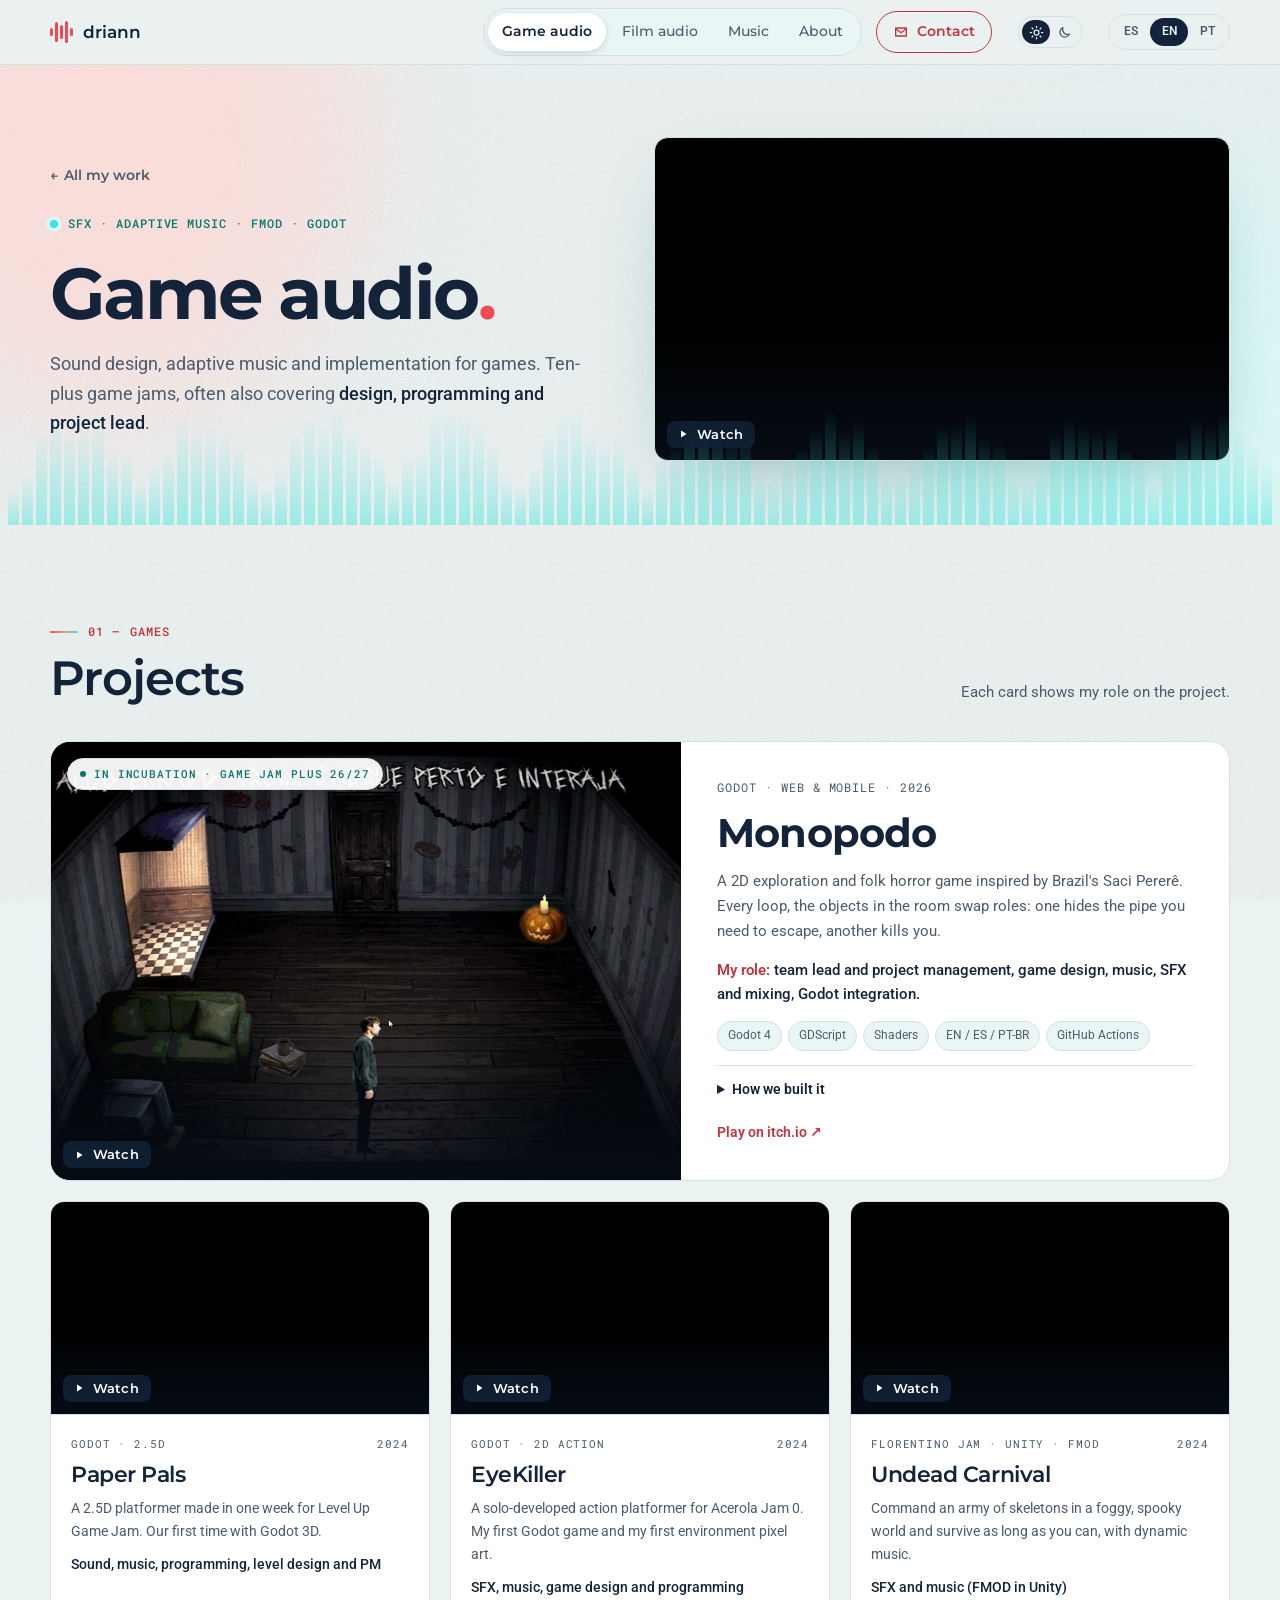
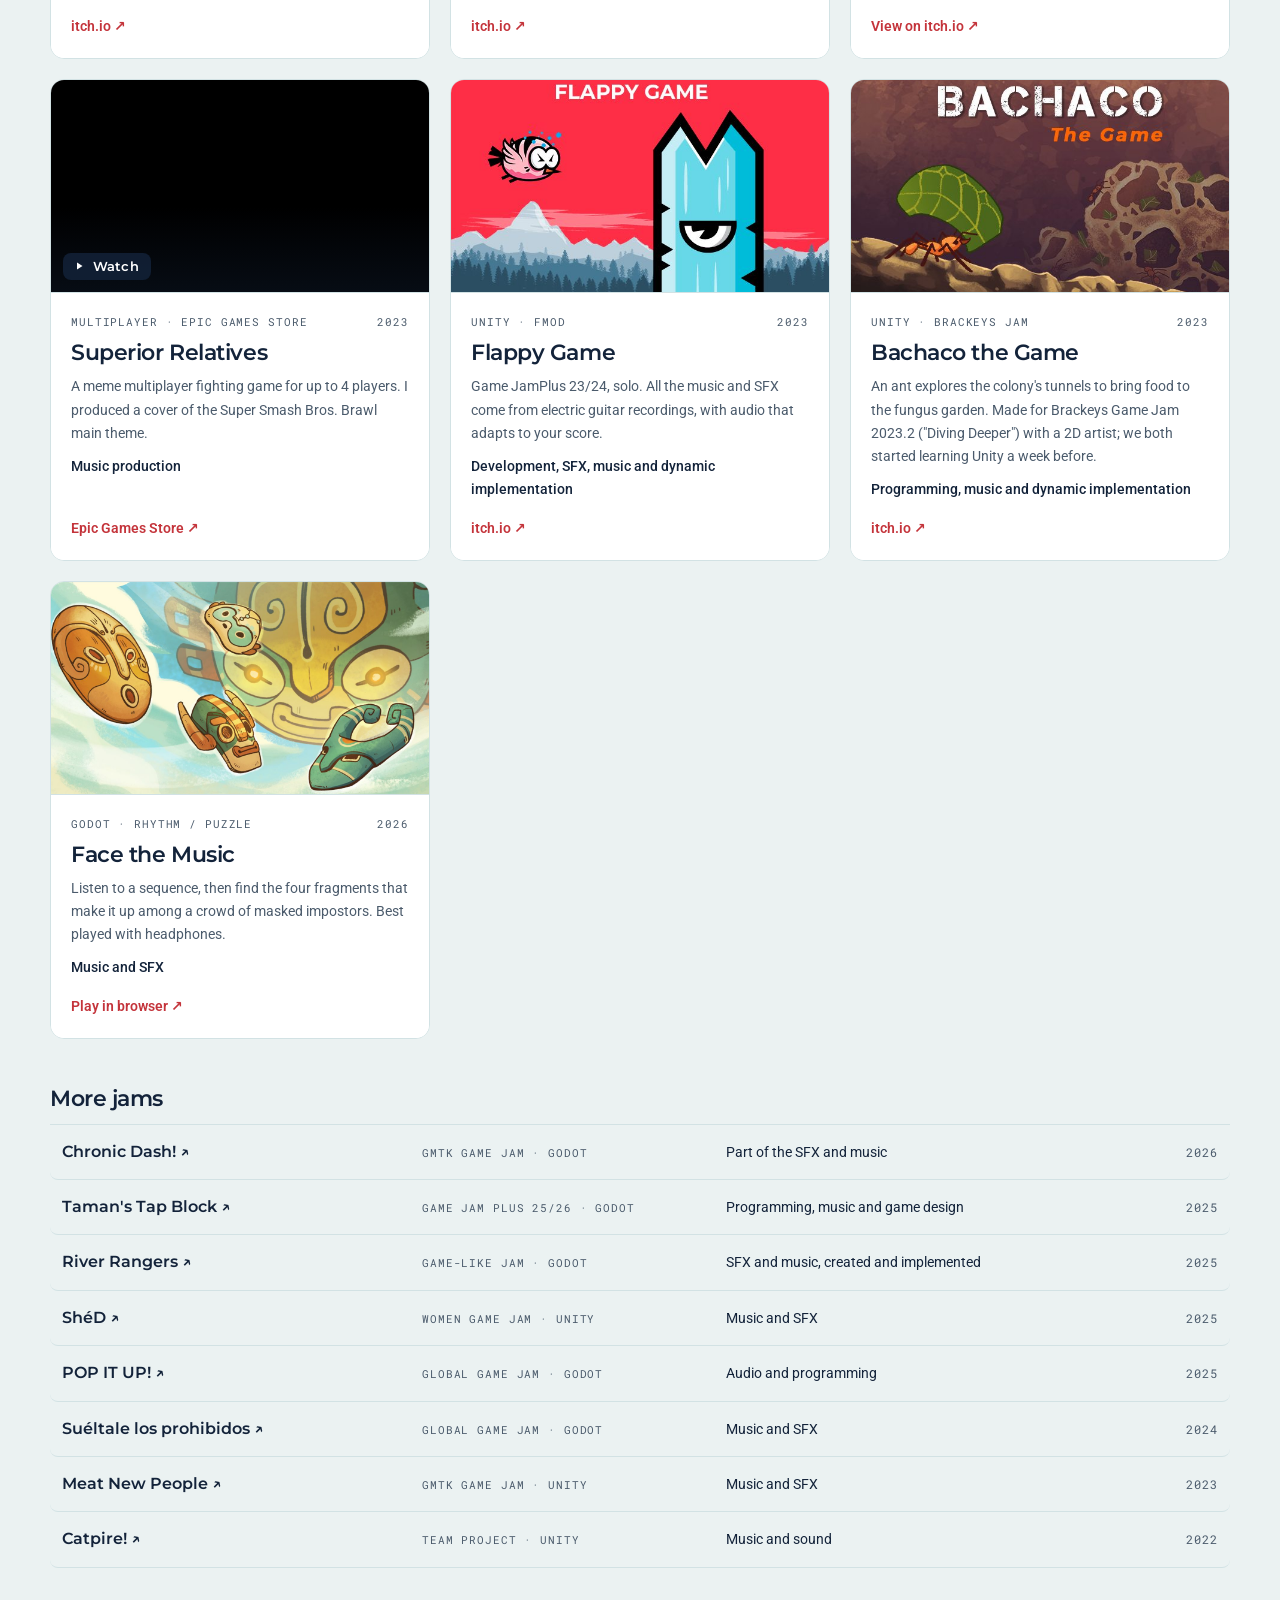
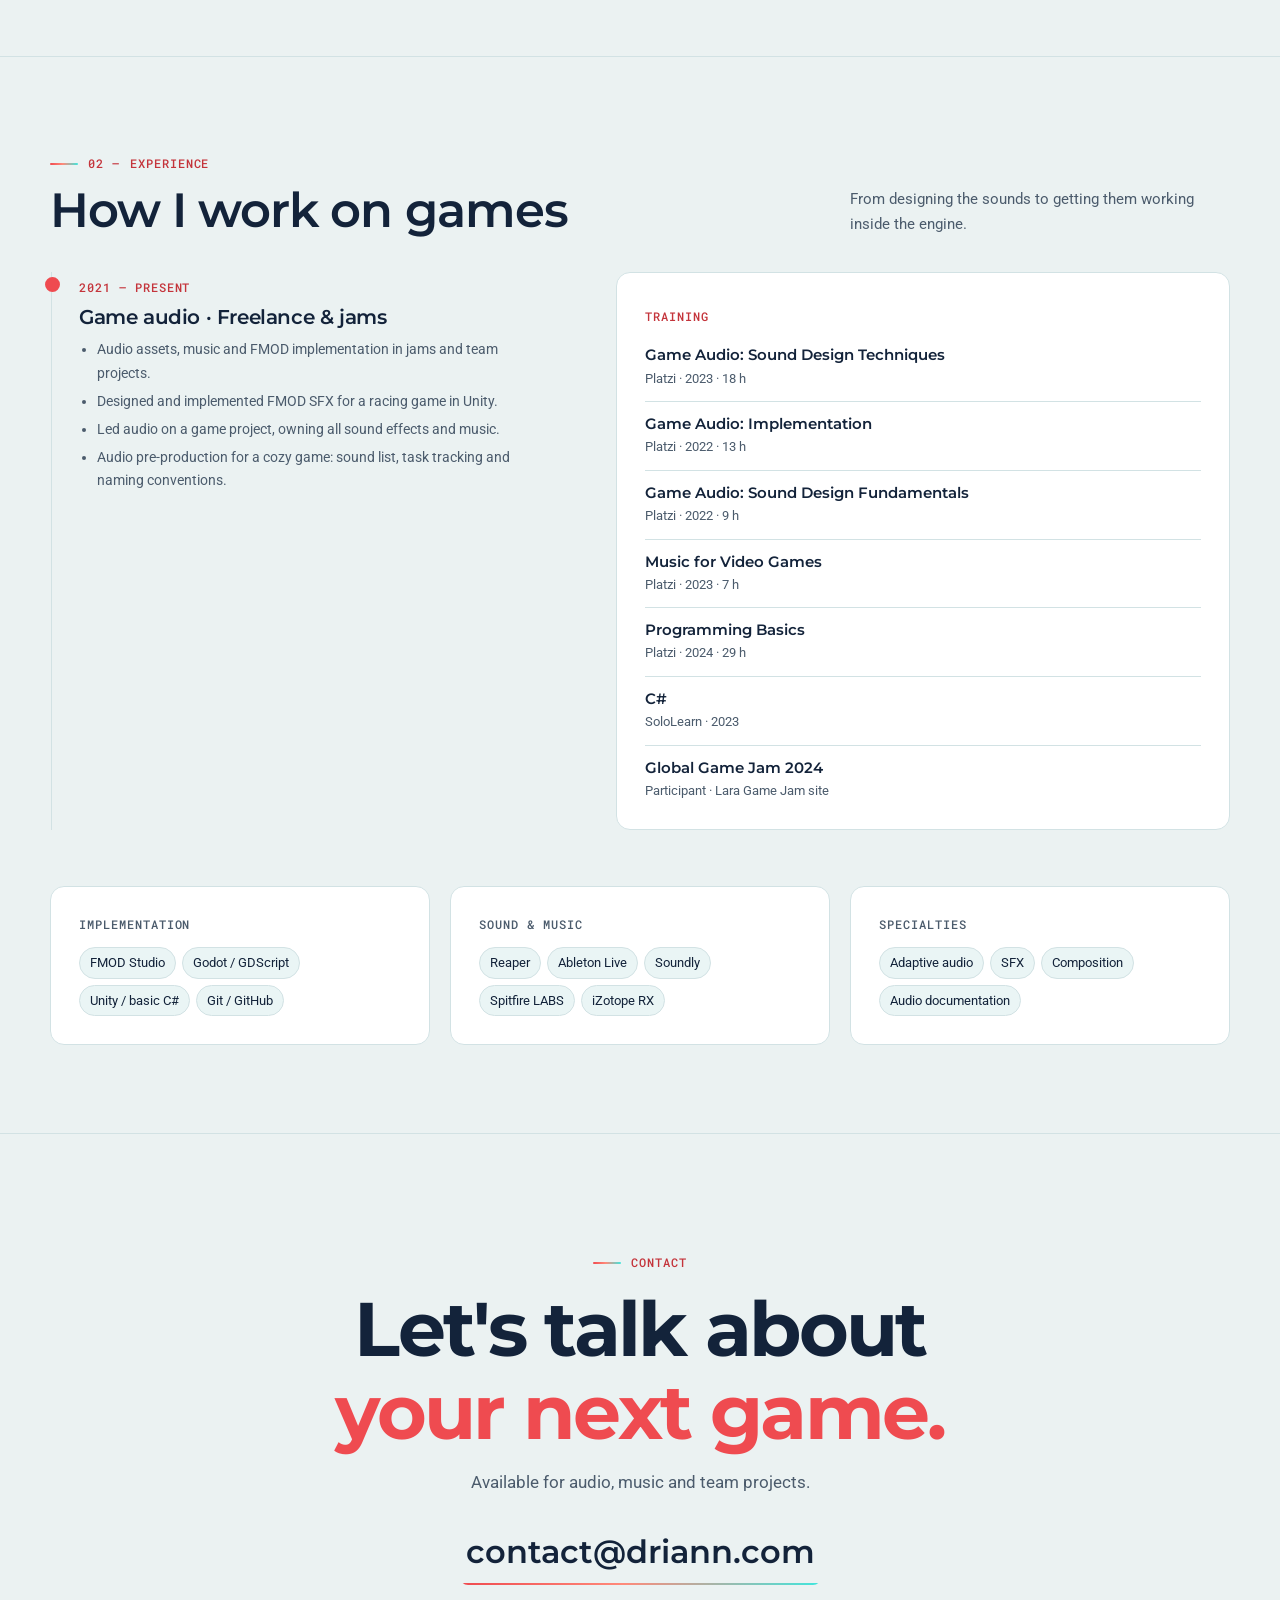
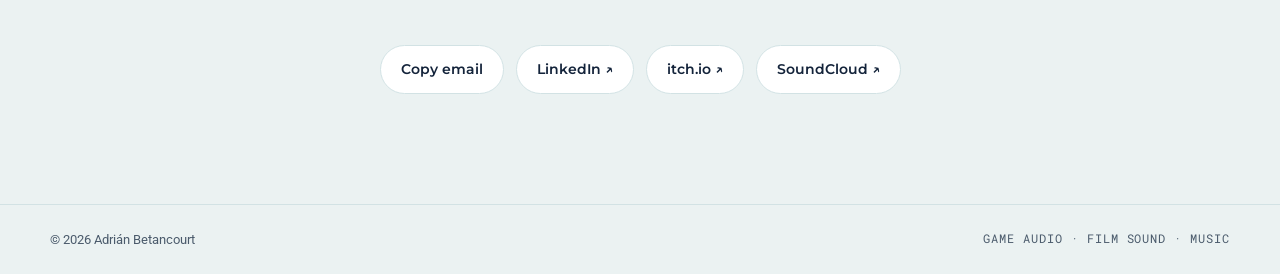
<file: game-audio/index.html>
<!doctype html>
<html lang="es" data-lang="es">
<head>
<meta charset="utf-8">
<meta name="viewport" content="width=device-width, initial-scale=1">
<meta name="color-scheme" content="light dark">
<meta name="theme-color" content="#ebf2f2">
<meta name="referrer" content="strict-origin-when-cross-origin">
<title>Game Audio — Adrián Betancourt</title>
<meta name="description" content="Game audio by Adrián Betancourt: sound design, adaptive music and FMOD/Godot implementation for Monopodo, EyeKiller, Paper Pals and more.">
<meta property="og:title" content="Game Audio — Adrián Betancourt">
<meta property="og:description" content="Sound design, adaptive music and implementation for games.">
<meta property="og:image" content="https://driann.com/assets/monopodo-room.jpg">
<meta property="og:type" content="website">
<link rel="icon" href="data:image/svg+xml,%3Csvg xmlns='http://www.w3.org/2000/svg' viewBox='0 0 32 32'%3E%3Crect width='32' height='32' rx='7' fill='%23ef4b50'/%3E%3Cg fill='%23ffffff'%3E%3Crect x='7' y='13' width='3' height='6' rx='1.5'/%3E%3Crect x='12' y='8' width='3' height='16' rx='1.5'/%3E%3Crect x='17' y='11' width='3' height='10' rx='1.5'/%3E%3Crect x='22' y='14' width='3' height='4' rx='1.5'/%3E%3C/g%3E%3C/svg%3E">
<link rel="preconnect" href="https://fonts.googleapis.com">
<link rel="preconnect" href="https://fonts.gstatic.com" crossorigin>
<link href="https://fonts.googleapis.com/css2?family=Montserrat:wght@500;600;700;800&family=Roboto:wght@400;500;700&family=Roboto+Mono:wght@400;500&display=swap" rel="stylesheet">
<script>
  (function () {
    var lang;
    try { lang = localStorage.getItem('lang'); } catch (e) {}
    if (lang !== 'es' && lang !== 'en' && lang !== 'pt') lang = /^(es|pt)/i.test(navigator.language || '') ? navigator.language.slice(0, 2).toLowerCase() : 'en';
    document.documentElement.setAttribute('data-lang', lang);
    document.documentElement.setAttribute('lang', lang);
    var theme;
    try { theme = localStorage.getItem('theme'); } catch (e) {}
    if (theme !== 'light' && theme !== 'dark') theme = window.matchMedia && matchMedia('(prefers-color-scheme: dark)').matches ? 'dark' : 'light';
    document.documentElement.setAttribute('data-theme', theme);
  })();
</script>
<link rel="stylesheet" href="../assets/site.css?v=20261029g">
<link rel="stylesheet" href="../assets/motion.css?v=20261029f">
</head>
<body>
<script>document.documentElement.classList.add('js');</script>
<a class="skip" href="#work"><span class="es">Saltar al contenido</span><span class="en">Skip to content</span><span class="pt">Pular para o conteúdo</span></a>

<header class="site-header">
  <div class="wrap header-inner">
    <a class="brand" href="../" aria-label="Adrián Betancourt — home">
      <span class="brand-mark" aria-hidden="true"><i style="height:40%"></i><i style="height:90%"></i><i style="height:60%"></i><i style="height:100%"></i><i style="height:35%"></i></span>
      driann
    </a>
    <div class="header-tools">
      <nav class="nav" id="nav" aria-label="Main">
        <div class="nav-pages">
          <a href="../game-audio/" aria-current="page">Game audio</a>
          <a href="../film-audio/"><span class="es">Audio para cine</span><span class="en">Film audio</span><span class="pt">Áudio para cinema</span></a>
          <a href="../music/"><span class="es">Música</span><span class="en">Music</span><span class="pt">Música</span></a>
          <a href="../about/"><span class="es">Sobre mí</span><span class="en">About</span><span class="pt">Sobre mim</span></a>
        </div>
        <a class="nav-cta" href="#contact"><svg viewBox="0 0 24 24" aria-hidden="true"><path d="M4 6h16v12H4z" fill="none" stroke="currentColor" stroke-width="2" stroke-linejoin="round"/><path d="M4 7l8 6 8-6" fill="none" stroke="currentColor" stroke-width="2" stroke-linejoin="round"/></svg><span class="es">Contacto</span><span class="en">Contact</span><span class="pt">Contato</span></a>
      </nav>
      <button class="theme-toggle" type="button" aria-pressed="false" aria-label="Dark mode / Modo oscuro / Modo escuro">
        <span class="sun" aria-hidden="true"><svg viewBox="0 0 24 24" fill="none" stroke="currentColor" stroke-width="2" stroke-linecap="round"><circle cx="12" cy="12" r="4"/><path d="M12 2v2M12 20v2M4.9 4.9l1.4 1.4M17.7 17.7l1.4 1.4M2 12h2M20 12h2M4.9 19.1l1.4-1.4M17.7 6.3l1.4-1.4"/></svg></span>
        <span class="moon" aria-hidden="true"><svg viewBox="0 0 24 24" fill="none" stroke="currentColor" stroke-width="2" stroke-linejoin="round"><path d="M20 14.5A8 8 0 0 1 9.5 4a8 8 0 1 0 10.5 10.5z"/></svg></span>
      </button>
      <div class="lang" role="group" aria-label="Language / Idioma / Língua">
        <button type="button" data-set-lang="es" aria-pressed="false">ES</button>
        <button type="button" data-set-lang="en" aria-pressed="false">EN</button>
        <button type="button" data-set-lang="pt" aria-pressed="false">PT</button>
      </div>
      <button class="menu-btn" type="button" aria-controls="nav" aria-expanded="false" aria-label="Menu"><span></span><span></span><span></span></button>
    </div>
  </div>
</header>

<main id="top">

  <div class="hero">
    <div class="wrap hero-grid">
      <div>
        <a class="back" href="../">← <span class="es">Todo mi trabajo</span><span class="en">All my work</span><span class="pt">Todo o meu trabalho</span></a>
        <div class="page-head" style="padding:20px 0 0">
          <div class="eyebrow mono">SFX · Adaptive music · FMOD · Godot</div>
          <h1>Game audio<span class="accent">.</span></h1>
          <p class="hero-lead">
            <span class="es">Diseño sonoro, música adaptativa e implementación para videojuegos. Más de diez game jams, muchas veces también en <strong>diseño, programación y dirección</strong> del proyecto.</span>
            <span class="en">Sound design, adaptive music and implementation for games. Ten-plus game jams, often also covering <strong>design, programming and project lead</strong>.</span>
            <span class="pt">Design de som, música adaptativa e implementação para games. Mais de dez game jams, muitas vezes também em <strong>design, programação e direção</strong> do projeto.</span>
          </p>
        </div>
      </div>
      <div>
        <button class="video hero-video" type="button" data-yt="wYpyiog8Tpc" aria-label="Play game audio demo reel">
          <span class="play" aria-hidden="true"><svg viewBox="0 0 24 24"><path d="M8 5v14l11-7z"/></svg></span>
        </button>
      </div>
    </div>
    <div class="wave" id="wave" aria-hidden="true"></div>
  </div>

  <!-- Games -->
  <section id="work">
    <div class="wrap">
      <div class="section-head reveal">
        <div>
          <span class="mono kicker">01 — <span class="es">Videojuegos</span><span class="en">Games</span><span class="pt">Games</span></span>
          <h2><span class="es">Proyectos</span><span class="en">Projects</span><span class="pt">Projetos</span></h2>
        </div>
        <p><span class="es">Cada tarjeta indica mi rol en el proyecto.</span><span class="en">Each card shows my role on the project.</span><span class="pt">Cada card indica meu papel no projeto.</span></p>
      </div>

      <article class="featured reveal" aria-labelledby="monopodo-title">
        <div class="featured-media">
          <button class="video" type="button" data-yt="Vx06lgJd88Q" aria-label="Play Monopodo video">
            <img src="../assets/monopodo-room.jpg" width="1280" height="720" alt="Monopodo: an illustrated room full of suspicious objects, with a VHS effect">
            <span class="play" aria-hidden="true"><svg viewBox="0 0 24 24"><path d="M8 5v14l11-7z"/></svg></span>
          </button>
          <span class="badge mono"><span class="es">En incubación · Game Jam Plus 26/27</span><span class="en">In incubation · Game Jam Plus 26/27</span><span class="pt">Em incubação · Game Jam Plus 26/27</span></span>
        </div>
        <div class="featured-body">
          <span class="mono muted">Godot · Web & mobile · 2026</span>
          <h3 id="monopodo-title">Monopodo</h3>
          <p>
            <span class="es">Juego 2D de exploración y folk horror inspirado en el Saci Pererê. En cada bucle los objetos de la habitación cambian de rol: uno esconde la pipa que necesitas para escapar y otro te mata.</span>
            <span class="en">A 2D exploration and folk horror game inspired by Brazil's Saci Pererê. Every loop, the objects in the room swap roles: one hides the pipe you need to escape, another kills you.</span>
            <span class="pt">Jogo 2D de exploração e folk horror inspirado no Saci Pererê. A cada ciclo, os objetos do quarto mudam de papel: um esconde a pipa de que você precisa para escapar e outro mata você.</span>
          </p>
          <p class="role">
            <span class="es"><b>Mi rol:</b> liderazgo del equipo y project management, game design, música, SFX y mezcla, integración en Godot.</span>
            <span class="en"><b>My role:</b> team lead and project management, game design, music, SFX and mixing, Godot integration.</span>
            <span class="pt"><b>Meu papel:</b> liderança da equipe e gestão do projeto, game design, música, SFX e mixagem, integração no Godot.</span>
          </p>
          <div class="tags"><span class="tag">Godot 4</span><span class="tag">GDScript</span><span class="tag">Shaders</span><span class="tag">EN / ES / PT-BR</span><span class="tag">GitHub Actions</span></div>
          <details>
            <summary><span class="es">Cómo lo hicimos</span><span class="en">How we built it</span><span class="pt">Como fizemos</span></summary>
            <ul class="es">
              <li>Dirigí la implementación con asistencia de IA (Claude escribió el código a partir de mis indicaciones) e integré y ajusté todo en Godot.</li>
              <li>Flujo de pantallas, habitaciones, puertas y puntos de aparición; controles de teclado, gamepad y táctil.</li>
              <li>Música y efectos con crossfade, mezcla en ejecución y herramientas de textos y traducción.</li>
              <li>Equipo Kikiriwiki: Odlanier Delgado, José Julián Caicaguare, Edward Sánchez, Louise y Ghiliany Castro.</li>
            </ul>
            <ul class="en">
              <li>I directed an AI-assisted implementation (Claude wrote the code from my direction) and integrated and tuned everything in Godot.</li>
              <li>Screen flow, rooms, doors and spawn points; keyboard, gamepad and touch controls.</li>
              <li>Music and SFX with crossfades, runtime mixing, and in-editor text and localization tools.</li>
              <li>Team Kikiriwiki: Odlanier Delgado, José Julián Caicaguare, Edward Sánchez, Louise and Ghiliany Castro.</li>
            </ul>
            <ul class="pt">
              <li>Dirigi a implementação com assistência de IA (o Claude escreveu o código a partir das minhas instruções) e integrei e ajustei tudo no Godot.</li>
              <li>Fluxo de telas, quartos, portas e pontos de spawn; controles por teclado, gamepad e toque.</li>
              <li>Música e efeitos com crossfade, mixagem em tempo real e ferramentas de textos e tradução.</li>
              <li>Equipe Kikiriwiki: Odlanier Delgado, José Julián Caicaguare, Edward Sánchez, Louise e Ghiliany Castro.</li>
            </ul>
          </details>
          <div class="links"><a href="https://driann.itch.io/monopodo" target="_blank" rel="noopener"><span class="es">Jugar en itch.io ↗</span><span class="en">Play on itch.io ↗</span><span class="pt">Jogar no itch.io ↗</span></a></div>
        </div>
      </article>

      <div class="grid">
        <article class="card reveal">
          <button class="video" type="button" data-yt="-QqvRrbSvNY" aria-label="Play Paper Pals video">
            <span class="play" aria-hidden="true"><svg viewBox="0 0 24 24"><path d="M8 5v14l11-7z"/></svg></span>
          </button>
          <div class="card-body">
            <div class="card-top mono"><span>Godot · 2.5D</span><span>2024</span></div>
            <h3>Paper Pals</h3>
            <p><span class="es">Plataformas 2.5D hecho en una semana para la Level Up Game Jam. Nuestra primera vez con Godot 3D.</span><span class="en">A 2.5D platformer made in one week for Level Up Game Jam. Our first time with Godot 3D.</span><span class="pt">Plataforma 2.5D feito em uma semana para a Level Up Game Jam. Nossa primeira vez com o Godot 3D.</span></p>
            <p class="role"><span class="es">Sonido, música, programación, diseño de nivel y PM</span><span class="en">Sound, music, programming, level design and PM</span><span class="pt">Som, música, programação, level design e gestão de projeto</span></p>
            <div class="links"><a href="https://driann.itch.io/paper-pals" target="_blank" rel="noopener">itch.io ↗</a></div>
          </div>
        </article>

        <article class="card reveal">
          <button class="video" type="button" data-yt="9JjPaSZs7Tw" aria-label="Play EyeKiller video">
            <span class="play" aria-hidden="true"><svg viewBox="0 0 24 24"><path d="M8 5v14l11-7z"/></svg></span>
          </button>
          <div class="card-body">
            <div class="card-top mono"><span>Godot · 2D action</span><span>2024</span></div>
            <h3>EyeKiller</h3>
            <p><span class="es">Plataformas de acción hecho en solitario para la Acerola Jam 0. Mi primer juego en Godot y mi primer pixel art de entornos.</span><span class="en">A solo-developed action platformer for Acerola Jam 0. My first Godot game and my first environment pixel art.</span><span class="pt">Plataforma de ação feito sozinho para a Acerola Jam 0. Meu primeiro jogo no Godot e meu primeiro pixel art de cenários.</span></p>
            <p class="role"><span class="es">SFX, música, game design y programación</span><span class="en">SFX, music, game design and programming</span><span class="pt">SFX, música, game design e programação</span></p>
            <div class="links"><a href="https://driann.itch.io/eyekiller" target="_blank" rel="noopener">itch.io ↗</a></div>
          </div>
        </article>

        <article class="card reveal">
          <button class="video" type="button" data-yt="K6UF9vBsI_g" aria-label="Play Undead Carnival video">
            <span class="play" aria-hidden="true"><svg viewBox="0 0 24 24"><path d="M8 5v14l11-7z"/></svg></span>
          </button>
          <div class="card-body">
            <div class="card-top mono"><span>Florentino Jam · Unity · FMOD</span><span>2024</span></div>
            <h3>Undead Carnival</h3>
            <p><span class="es">Comandas un ejército de esqueletos en un mundo tenebroso y sobrevives todo lo que puedas, con música dinámica.</span><span class="en">Command an army of skeletons in a foggy, spooky world and survive as long as you can, with dynamic music.</span><span class="pt">Você comanda um exército de esqueletos em um mundo sombrio e sobrevive o máximo que puder, com música dinâmica.</span></p>
            <p class="role"><span class="es">SFX y música (FMOD en Unity)</span><span class="en">SFX and music (FMOD in Unity)</span><span class="pt">SFX e música (FMOD no Unity)</span></p>
            <div class="links"><a href="https://aesthezel.itch.io/undead-carnival" target="_blank" rel="noopener"><span class="es">Ver en itch.io ↗</span><span class="en">View on itch.io ↗</span><span class="pt">Ver no itch.io ↗</span></a></div>
          </div>
        </article>

        <article class="card reveal">
          <button class="video" type="button" data-yt="vbuhvKMrB4s" aria-label="Play Superior Relatives video">
            <span class="play" aria-hidden="true"><svg viewBox="0 0 24 24"><path d="M8 5v14l11-7z"/></svg></span>
          </button>
          <div class="card-body">
            <div class="card-top mono"><span>Multiplayer · Epic Games Store</span><span>2023</span></div>
            <h3>Superior Relatives</h3>
            <p><span class="es">Juego de peleas multijugador de memes para hasta 4 jugadores. Produje una versión del tema principal de Super Smash Bros. Brawl.</span><span class="en">A meme multiplayer fighting game for up to 4 players. I produced a cover of the Super Smash Bros. Brawl main theme.</span><span class="pt">Jogo de luta multijogador de memes para até 4 jogadores. Produzi uma versão do tema principal de Super Smash Bros. Brawl.</span></p>
            <p class="role"><span class="es">Producción musical</span><span class="en">Music production</span><span class="pt">Produção musical</span></p>
            <div class="links"><a href="https://store.epicgames.com/en-US/p/superior-crack-relatives-a75621" target="_blank" rel="noopener">Epic Games Store ↗</a></div>
          </div>
        </article>

        <article class="card reveal">
          <img class="thumb" src="../assets/flappy.jpg" width="630" height="500" loading="lazy" alt="Just a really normal flappy game cover art">
          <div class="card-body">
            <div class="card-top mono"><span>Unity · FMOD</span><span>2023</span></div>
            <h3>Flappy Game</h3>
            <p><span class="es">Game JamPlus 23/24, en solitario. Toda la música y los SFX salen de grabaciones de guitarra eléctrica, con audio adaptativo según el puntaje.</span><span class="en">Game JamPlus 23/24, solo. All the music and SFX come from electric guitar recordings, with audio that adapts to your score.</span><span class="pt">Game JamPlus 23/24, sozinho. Toda a música e os SFX vêm de gravações de guitarra elétrica, com áudio adaptativo conforme a pontuação.</span></p>
            <p class="role"><span class="es">Desarrollo, SFX, música e implementación dinámica</span><span class="en">Development, SFX, music and dynamic implementation</span><span class="pt">Desenvolvimento, SFX, música e implementação dinâmica</span></p>
            <div class="links"><a href="https://driann.itch.io/flappy" target="_blank" rel="noopener">itch.io ↗</a></div>
          </div>
        </article>

        <article class="card reveal">
          <img class="thumb" src="../assets/bachaco.jpg" width="630" height="500" loading="lazy" alt="Bachaco the Game cover art">
          <div class="card-body">
            <div class="card-top mono"><span>Unity · Brackeys Jam</span><span>2023</span></div>
            <h3>Bachaco the Game</h3>
            <p><span class="es">Una hormiga recorre los túneles de la colonia para llevar comida al jardín de hongos. Hecho para la Brackeys Game Jam 2023.2 («Diving Deeper») con una artista 2D; los dos aprendimos Unity una semana antes.</span><span class="en">An ant explores the colony's tunnels to bring food to the fungus garden. Made for Brackeys Game Jam 2023.2 ("Diving Deeper") with a 2D artist; we both started learning Unity a week before.</span><span class="pt">Uma formiga percorre os túneis da colônia para levar comida ao jardim de fungos. Feito para a Brackeys Game Jam 2023.2 («Diving Deeper») com uma artista 2D; nós dois aprendemos Unity uma semana antes.</span></p>
            <p class="role"><span class="es">Programación, música e implementación dinámica</span><span class="en">Programming, music and dynamic implementation</span><span class="pt">Programação, música e implementação dinâmica</span></p>
            <div class="links"><a href="https://driann.itch.io/bachaco-the-game" target="_blank" rel="noopener">itch.io ↗</a></div>
          </div>
        </article>

        <article class="card reveal">
          <img class="thumb" src="../assets/face-the-music.jpg" width="1280" height="708" loading="lazy" alt="Face the Music cover art">
          <div class="card-body">
            <div class="card-top mono"><span>Godot · Rhythm / puzzle</span><span>2026</span></div>
            <h3>Face the Music</h3>
            <p><span class="es">Escucha una secuencia y encuentra los cuatro fragmentos que la forman entre muchos impostores enmascarados. Se juega mejor con audífonos.</span><span class="en">Listen to a sequence, then find the four fragments that make it up among a crowd of masked impostors. Best played with headphones.</span><span class="pt">Ouça uma sequência e encontre os quatro fragmentos que a formam entre muitos impostores mascarados. Melhor jogado com fones de ouvido.</span></p>
            <p class="role"><span class="es">Música y SFX</span><span class="en">Music and SFX</span><span class="pt">Música e SFX</span></p>
            <div class="links"><a href="https://ferchu-ayanami.itch.io/face-the-music-mpvp-2026-prototipo" target="_blank" rel="noopener"><span class="es">Jugar en el navegador ↗</span><span class="en">Play in browser ↗</span><span class="pt">Jogar no navegador ↗</span></a></div>
          </div>
        </article>
      </div>

      <div class="more-jams reveal">
        <h3><span class="es">Otras jams</span><span class="en">More jams</span><span class="pt">Outras jams</span></h3>
        <ul>
          <li><a href="https://yoloarts.itch.io/chronic-dash" target="_blank" rel="noopener">Chronic Dash! ↗</a><span class="mono jam-event">GMTK Game Jam · Godot</span><span class="jam-role"><span class="es">Parte de los SFX y la música</span><span class="en">Part of the SFX and music</span><span class="pt">Parte dos SFX e da música</span></span><span class="mono jam-year">2026</span></li>
          <li><a href="https://driann.itch.io/tamans-tap-block" target="_blank" rel="noopener">Taman's Tap Block ↗</a><span class="mono jam-event">Game Jam Plus 25/26 · Godot</span><span class="jam-role"><span class="es">Programación, música y game design</span><span class="en">Programming, music and game design</span><span class="pt">Programação, música e game design</span></span><span class="mono jam-year">2025</span></li>
          <li><a href="https://ferchu-ayanami.itch.io/los-guardianes-del-rio" target="_blank" rel="noopener">River Rangers ↗</a><span class="mono jam-event">Game-like Jam · Godot</span><span class="jam-role"><span class="es">Creación e implementación de SFX y música</span><span class="en">SFX and music, created and implemented</span><span class="pt">Criação e implementação de SFX e música</span></span><span class="mono jam-year">2025</span></li>
          <li><a href="https://rylonstudio.itch.io/shed" target="_blank" rel="noopener">ShéD ↗</a><span class="mono jam-event">Women Game Jam · Unity</span><span class="jam-role"><span class="es">Música y SFX</span><span class="en">Music and SFX</span><span class="pt">Música e SFX</span></span><span class="mono jam-year">2025</span></li>
          <li><a href="https://ferchu-ayanami.itch.io/pop-it-up" target="_blank" rel="noopener">POP IT UP! ↗</a><span class="mono jam-event">Global Game Jam · Godot</span><span class="jam-role"><span class="es">Audio y programación</span><span class="en">Audio and programming</span><span class="pt">Áudio e programação</span></span><span class="mono jam-year">2025</span></li>
          <li><a href="https://elbugui.itch.io/sueltale-los-prohibidos" target="_blank" rel="noopener">Suéltale los prohibidos ↗</a><span class="mono jam-event">Global Game Jam · Godot</span><span class="jam-role"><span class="es">Música y SFX</span><span class="en">Music and SFX</span><span class="pt">Música e SFX</span></span><span class="mono jam-year">2024</span></li>
          <li><a href="https://driann.itch.io/meat-new-people" target="_blank" rel="noopener">Meat New People ↗</a><span class="mono jam-event">GMTK Game Jam · Unity</span><span class="jam-role"><span class="es">Música y SFX</span><span class="en">Music and SFX</span><span class="pt">Música e SFX</span></span><span class="mono jam-year">2023</span></li>
          <li><a href="https://driann.itch.io/catpire" target="_blank" rel="noopener">Catpire! ↗</a><span class="mono jam-event"><span class="es">En equipo · Unity</span><span class="en">Team project · Unity</span><span class="pt">Em equipe · Unity</span></span><span class="jam-role"><span class="es">Música y sonido</span><span class="en">Music and sound</span><span class="pt">Música e som</span></span><span class="mono jam-year">2022</span></li>
        </ul>
      </div>
    </div>
  </section>

  <!-- Experience, tools and training -->
  <section id="experience" class="band">
    <div class="wrap">
      <div class="section-head reveal">
        <div>
          <span class="mono kicker">02 — <span class="es">Experiencia</span><span class="en">Experience</span><span class="pt">Experiência</span></span>
          <h2><span class="es">Cómo trabajo en juegos</span><span class="en">How I work on games</span><span class="pt">Como trabalho em games</span></h2>
        </div>
        <p><span class="es">Del diseño de los sonidos a dejarlos funcionando dentro del motor.</span><span class="en">From designing the sounds to getting them working inside the engine.</span><span class="pt">Do design dos sons até deixá-los funcionando dentro da engine.</span></p>
      </div>

      <div class="about">
        <div class="timeline">
          <div class="job reveal">
            <time class="mono"><span class="es">2021 — hoy</span><span class="en">2021 — present</span><span class="pt">2021 — hoje</span></time>
            <h3><span class="es">Audio para videojuegos · Freelance y jams</span><span class="en">Game audio · Freelance & jams</span><span class="pt">Áudio para games · Freelance e jams</span></h3>
            <ul class="es">
              <li>Assets de audio, música e implementación con FMOD en jams y proyectos en equipo.</li>
              <li>SFX diseñados e implementados en FMOD para un juego de carreras en Unity.</li>
              <li>Lideré el audio de un proyecto: todos los efectos y la música.</li>
              <li>Preproducción de audio para un juego cozy: lista de sonidos, tareas y convenciones.</li>
            </ul>
            <ul class="en">
              <li>Audio assets, music and FMOD implementation in jams and team projects.</li>
              <li>Designed and implemented FMOD SFX for a racing game in Unity.</li>
              <li>Led audio on a game project, owning all sound effects and music.</li>
              <li>Audio pre-production for a cozy game: sound list, task tracking and naming conventions.</li>
            </ul>
            <ul class="pt">
              <li>Assets de áudio, música e implementação com FMOD em jams e projetos em equipe.</li>
              <li>SFX projetados e implementados no FMOD para um jogo de corrida no Unity.</li>
              <li>Liderei o áudio de um projeto: todos os efeitos e a música.</li>
              <li>Pré-produção de áudio para um jogo cozy: lista de sons, tarefas e convenções.</li>
            </ul>
          </div>
        </div>

        <div class="panel reveal">
          <span class="mono kicker"><span class="es">Formación</span><span class="en">Training</span><span class="pt">Formação</span></span>
          <ul class="cert-list" style="margin-top:16px">
            <li><b><span class="es">Audio para videojuegos: Técnicas de diseño sonoro</span><span class="en">Game Audio: Sound Design Techniques</span><span class="pt">Áudio para games: Técnicas de design de som</span></b><span class="meta">Platzi · 2023 · 18 h</span></li>
            <li><b><span class="es">Audio para videojuegos: Implementación</span><span class="en">Game Audio: Implementation</span><span class="pt">Áudio para games: Implementação</span></b><span class="meta">Platzi · 2022 · 13 h</span></li>
            <li><b><span class="es">Audio para videojuegos: Fundamentos de diseño sonoro</span><span class="en">Game Audio: Sound Design Fundamentals</span><span class="pt">Áudio para games: Fundamentos de design de som</span></b><span class="meta">Platzi · 2022 · 9 h</span></li>
            <li><b><span class="es">Música para videojuegos</span><span class="en">Music for Video Games</span><span class="pt">Música para games</span></b><span class="meta">Platzi · 2023 · 7 h</span></li>
            <li><b><span class="es">Programación Básica</span><span class="en">Programming Basics</span><span class="pt">Programação Básica</span></b><span class="meta">Platzi · 2024 · 29 h</span></li>
            <li><b>C#</b><span class="meta">SoloLearn · 2023</span></li>
            <li><b>Global Game Jam 2024</b><span class="meta"><span class="es">Participación · sede Lara Game Jam</span><span class="en">Participant · Lara Game Jam site</span><span class="pt">Participação · sede Lara Game Jam</span></span></li>
          </ul>
        </div>
      </div>

      <div class="tool-row">
        <div class="panel reveal"><h4 class="mono"><span class="es">Implementación</span><span class="en">Implementation</span><span class="pt">Implementação</span></h4><div class="tags"><span class="tag">FMOD Studio</span><span class="tag">Godot / GDScript</span><span class="tag"><span class="es">Unity / C# básico</span><span class="en">Unity / basic C#</span><span class="pt">Unity / C# básico</span></span><span class="tag">Git / GitHub</span></div></div>
        <div class="panel reveal"><h4 class="mono"><span class="es">Sonido y música</span><span class="en">Sound & music</span><span class="pt">Som e música</span></h4><div class="tags"><span class="tag">Reaper</span><span class="tag">Ableton Live</span><span class="tag">Soundly</span><span class="tag">Spitfire LABS</span><span class="tag">iZotope RX</span></div></div>
        <div class="panel reveal"><h4 class="mono"><span class="es">Especialidades</span><span class="en">Specialties</span><span class="pt">Especialidades</span></h4><div class="tags"><span class="tag"><span class="es">Audio adaptativo</span><span class="en">Adaptive audio</span><span class="pt">Áudio adaptativo</span></span><span class="tag">SFX</span><span class="tag"><span class="es">Composición</span><span class="en">Composition</span><span class="pt">Composição</span></span><span class="tag"><span class="es">Documentación de audio</span><span class="en">Audio documentation</span><span class="pt">Documentação de áudio</span></span></div></div>
      </div>
    </div>
  </section>

  <!-- Contact -->
  <section id="contact" class="contact">
    <div class="wrap reveal">
      <span class="mono kicker"><span class="es">Contacto</span><span class="en">Contact</span><span class="pt">Contato</span></span>
      <h2><span class="es">Hablemos de tu<br><span class="accent">próximo juego.</span></span><span class="en">Let's talk about<br><span class="accent">your next game.</span></span><span class="pt">Vamos falar do seu<br><span class="accent">próximo jogo.</span></span></h2>
      <p><span class="es">Disponible para audio, música y proyectos en equipo.</span><span class="en">Available for audio, music and team projects.</span><span class="pt">Disponível para áudio, música e projetos em equipe.</span></p>
      <a class="email-big" href="mailto:contact@driann.com">contact@driann.com</a>
      <div class="copy-status" id="copy-status" aria-live="polite"></div>
      <div class="actions">
        <button class="btn" type="button" id="copy-email"><span class="es">Copiar email</span><span class="en">Copy email</span><span class="pt">Copiar e-mail</span></button>
        <a class="btn" href="https://www.linkedin.com/in/driann" target="_blank" rel="noopener">LinkedIn ↗</a>
        <a class="btn" href="https://driann.itch.io" target="_blank" rel="noopener">itch.io ↗</a>
        <a class="btn" href="https://soundcloud.com/driann-yea" target="_blank" rel="noopener">SoundCloud ↗</a>
      </div>
    </div>
  </section>
</main>

<footer>
  <div class="wrap">
    <span>© <span id="year">2026</span> Adrián Betancourt</span>
    <span class="mono">Game audio · Film sound · Music</span>
  </div>
</footer>

<script src="../assets/site.js?v=20261029f"></script>
<script src="../assets/motion.js?v=20261029f"></script>
</body>
</html>
</file>
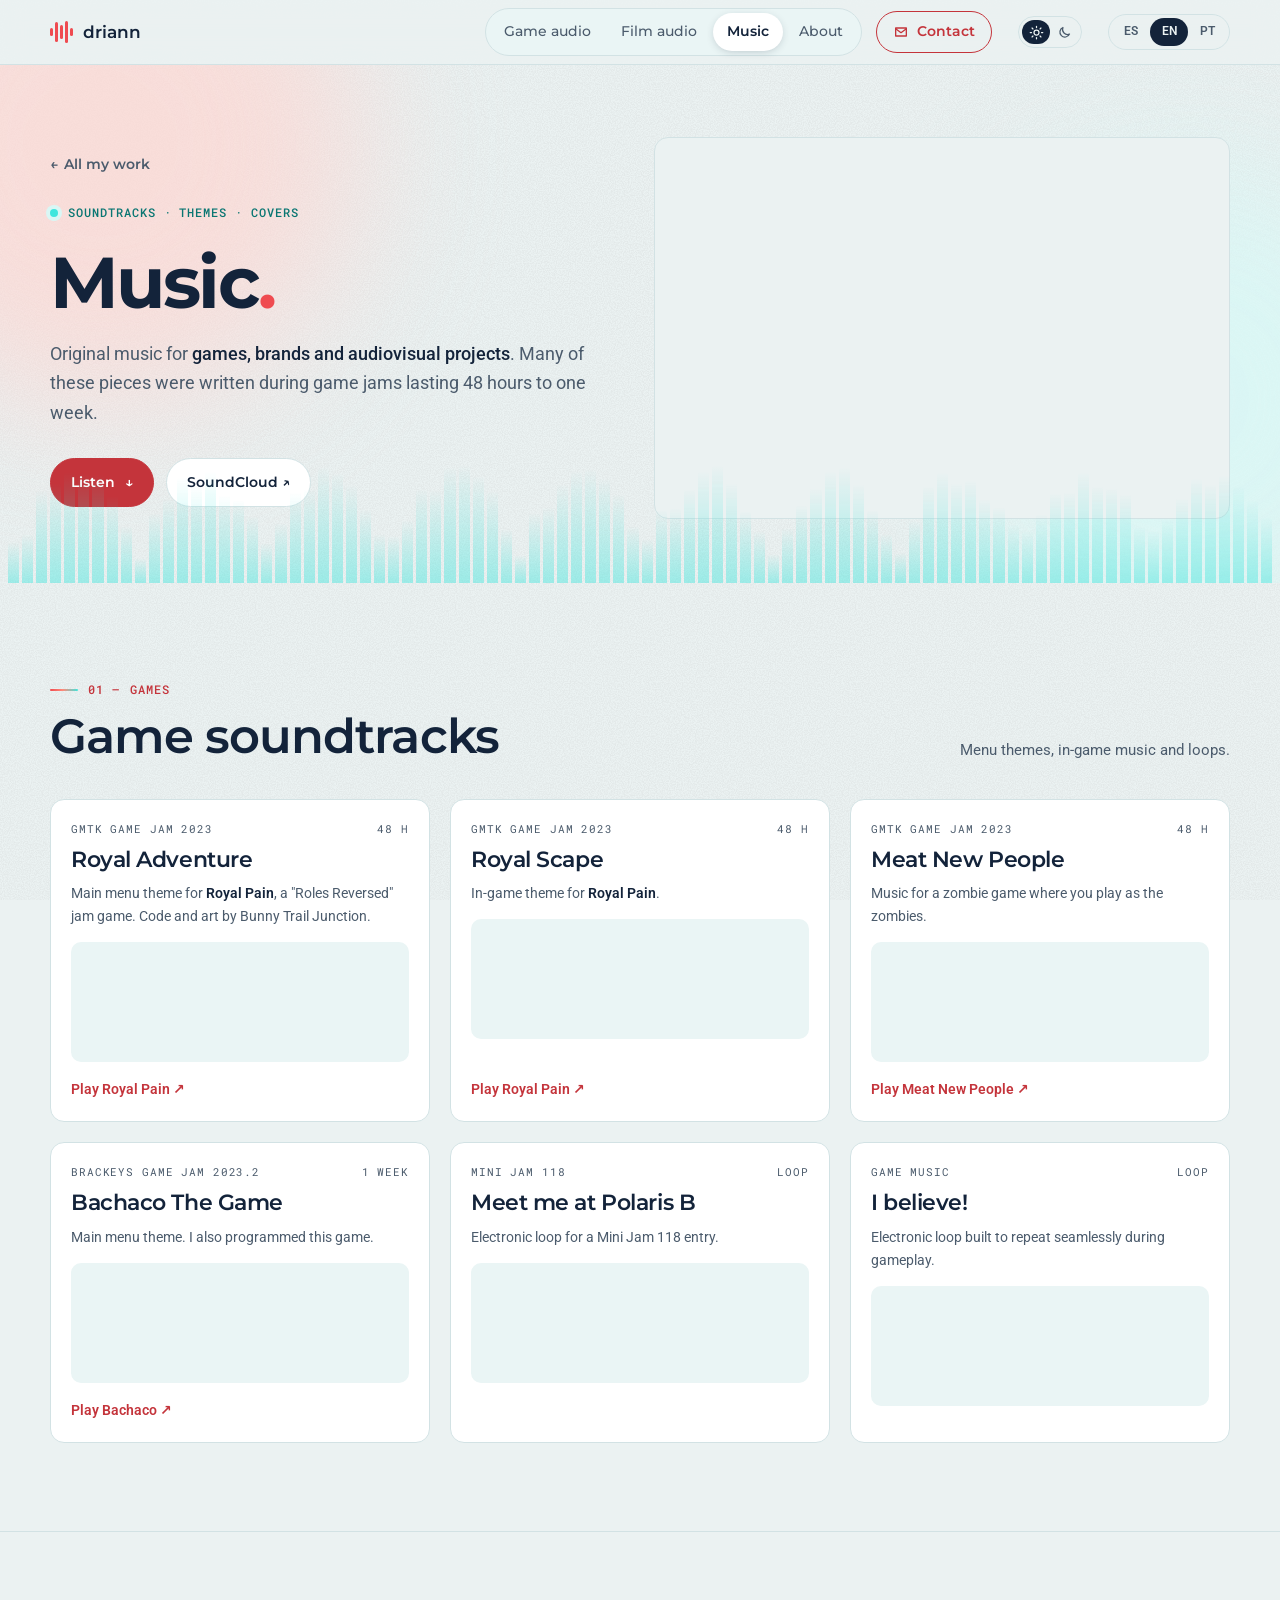
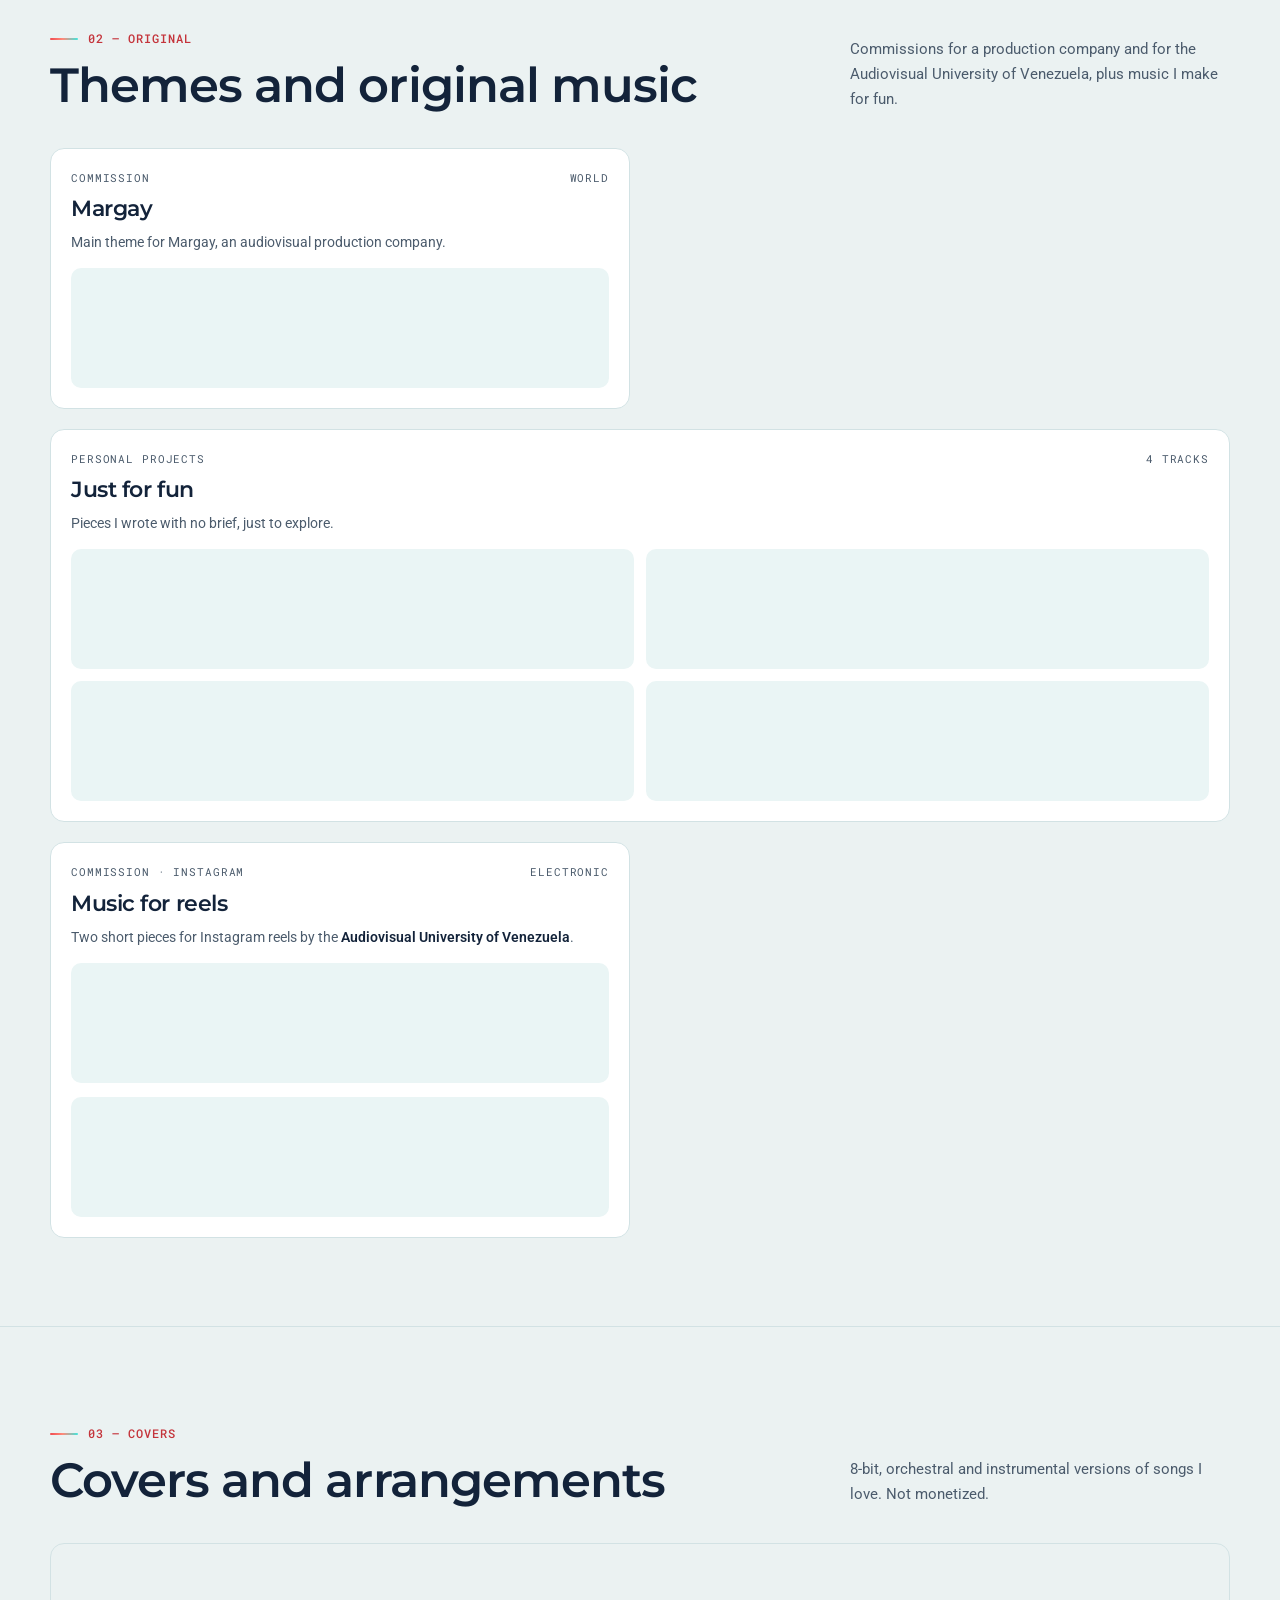
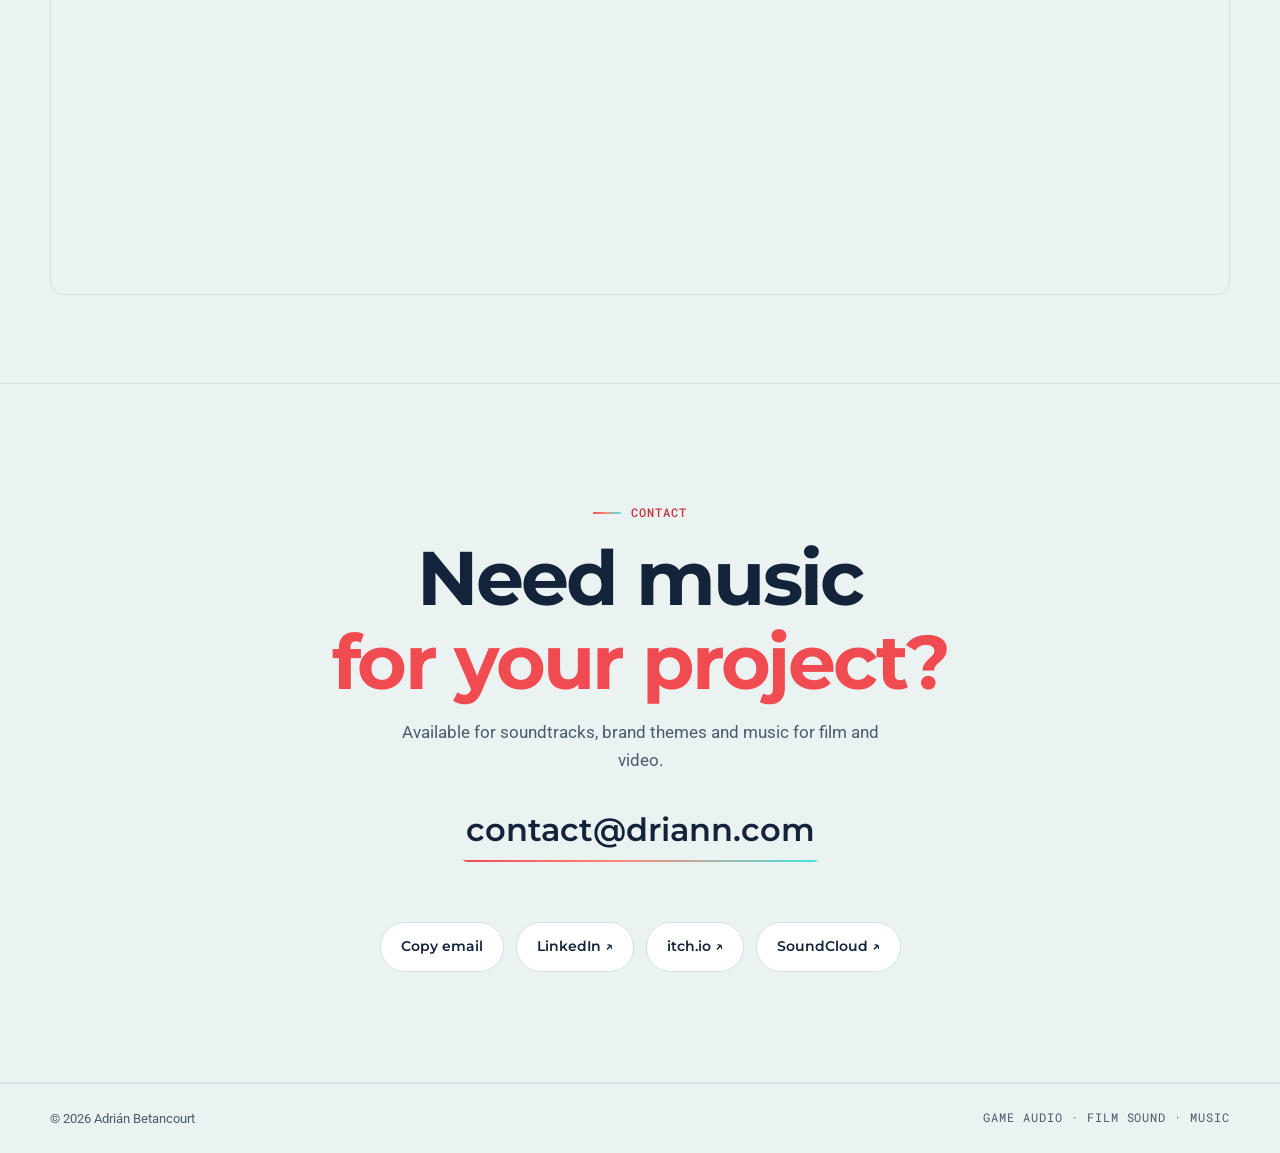
<file: music/index.html>
<!doctype html>
<html lang="es" data-lang="es">
<head>
<meta charset="utf-8">
<meta name="viewport" content="width=device-width, initial-scale=1">
<meta name="color-scheme" content="light dark">
<meta name="theme-color" content="#ebf2f2">
<meta name="referrer" content="strict-origin-when-cross-origin">
<title>Music — Adrián Betancourt</title>
<meta name="description" content="Original music by Adrián Betancourt: game soundtracks, themes for brands and audiovisual work, and covers.">
<meta property="og:title" content="Music — Adrián Betancourt">
<meta property="og:description" content="Game soundtracks, original themes and covers.">
<meta property="og:image" content="https://i1.sndcdn.com/artworks-Wk9GrbO8LaPr7plx-EgCzDw-t500x500.jpg">
<meta property="og:type" content="website">
<link rel="icon" href="data:image/svg+xml,%3Csvg xmlns='http://www.w3.org/2000/svg' viewBox='0 0 32 32'%3E%3Crect width='32' height='32' rx='7' fill='%23ef4b50'/%3E%3Cg fill='%23ffffff'%3E%3Crect x='7' y='13' width='3' height='6' rx='1.5'/%3E%3Crect x='12' y='8' width='3' height='16' rx='1.5'/%3E%3Crect x='17' y='11' width='3' height='10' rx='1.5'/%3E%3Crect x='22' y='14' width='3' height='4' rx='1.5'/%3E%3C/g%3E%3C/svg%3E">
<link rel="preconnect" href="https://fonts.googleapis.com">
<link rel="preconnect" href="https://fonts.gstatic.com" crossorigin>
<link href="https://fonts.googleapis.com/css2?family=Montserrat:wght@500;600;700;800&family=Roboto:wght@400;500;700&family=Roboto+Mono:wght@400;500&display=swap" rel="stylesheet">
<script>
  (function () {
    var lang;
    try { lang = localStorage.getItem('lang'); } catch (e) {}
    if (lang !== 'es' && lang !== 'en' && lang !== 'pt') lang = /^(es|pt)/i.test(navigator.language || '') ? navigator.language.slice(0, 2).toLowerCase() : 'en';
    document.documentElement.setAttribute('data-lang', lang);
    document.documentElement.setAttribute('lang', lang);
    var theme;
    try { theme = localStorage.getItem('theme'); } catch (e) {}
    if (theme !== 'light' && theme !== 'dark') theme = window.matchMedia && matchMedia('(prefers-color-scheme: dark)').matches ? 'dark' : 'light';
    document.documentElement.setAttribute('data-theme', theme);
  })();
</script>
<link rel="stylesheet" href="../assets/site.css?v=20261029g">
<link rel="stylesheet" href="../assets/motion.css?v=20261029f">
</head>
<body>
<script>document.documentElement.classList.add('js');</script>
<a class="skip" href="#games"><span class="es">Saltar al contenido</span><span class="en">Skip to content</span><span class="pt">Pular para o conteúdo</span></a>

<header class="site-header">
  <div class="wrap header-inner">
    <a class="brand" href="../" aria-label="Adrián Betancourt — home">
      <span class="brand-mark" aria-hidden="true"><i style="height:40%"></i><i style="height:90%"></i><i style="height:60%"></i><i style="height:100%"></i><i style="height:35%"></i></span>
      driann
    </a>
    <div class="header-tools">
      <nav class="nav" id="nav" aria-label="Main">
        <div class="nav-pages">
          <a href="../game-audio/">Game audio</a>
          <a href="../film-audio/"><span class="es">Audio para cine</span><span class="en">Film audio</span><span class="pt">Áudio para cinema</span></a>
          <a href="../music/" aria-current="page"><span class="es">Música</span><span class="en">Music</span><span class="pt">Música</span></a>
          <a href="../about/"><span class="es">Sobre mí</span><span class="en">About</span><span class="pt">Sobre mim</span></a>
        </div>
        <a class="nav-cta" href="#contact"><svg viewBox="0 0 24 24" aria-hidden="true"><path d="M4 6h16v12H4z" fill="none" stroke="currentColor" stroke-width="2" stroke-linejoin="round"/><path d="M4 7l8 6 8-6" fill="none" stroke="currentColor" stroke-width="2" stroke-linejoin="round"/></svg><span class="es">Contacto</span><span class="en">Contact</span><span class="pt">Contato</span></a>
      </nav>
      <button class="theme-toggle" type="button" aria-pressed="false" aria-label="Dark mode / Modo oscuro / Modo escuro">
        <span class="sun" aria-hidden="true"><svg viewBox="0 0 24 24" fill="none" stroke="currentColor" stroke-width="2" stroke-linecap="round"><circle cx="12" cy="12" r="4"/><path d="M12 2v2M12 20v2M4.9 4.9l1.4 1.4M17.7 17.7l1.4 1.4M2 12h2M20 12h2M4.9 19.1l1.4-1.4M17.7 6.3l1.4-1.4"/></svg></span>
        <span class="moon" aria-hidden="true"><svg viewBox="0 0 24 24" fill="none" stroke="currentColor" stroke-width="2" stroke-linejoin="round"><path d="M20 14.5A8 8 0 0 1 9.5 4a8 8 0 1 0 10.5 10.5z"/></svg></span>
      </button>
      <div class="lang" role="group" aria-label="Language / Idioma / Língua">
        <button type="button" data-set-lang="es" aria-pressed="false">ES</button>
        <button type="button" data-set-lang="en" aria-pressed="false">EN</button>
        <button type="button" data-set-lang="pt" aria-pressed="false">PT</button>
      </div>
      <button class="menu-btn" type="button" aria-controls="nav" aria-expanded="false" aria-label="Menu"><span></span><span></span><span></span></button>
    </div>
  </div>
</header>

<main id="top">

  <div class="hero">
    <div class="wrap hero-grid">
      <div>
        <a class="back" href="../">← <span class="es">Todo mi trabajo</span><span class="en">All my work</span><span class="pt">Todo o meu trabalho</span></a>
        <div class="page-head" style="padding:20px 0 0">
          <div class="eyebrow mono">Soundtracks · Themes · Covers</div>
          <h1><span class="es">Música</span><span class="en">Music</span><span class="pt">Música</span><span class="accent">.</span></h1>
          <p class="hero-lead">
            <span class="es">Música original para <strong>videojuegos, marcas y proyectos audiovisuales</strong>. Muchas de estas piezas nacieron en game jams de 48 horas a una semana.</span>
            <span class="en">Original music for <strong>games, brands and audiovisual projects</strong>. Many of these pieces were written during game jams lasting 48 hours to one week.</span>
            <span class="pt">Música original para <strong>games, marcas e projetos audiovisuais</strong>. Muitas destas faixas nasceram em game jams de 48 horas a uma semana.</span>
          </p>
          <div class="actions">
            <a class="btn primary" href="#games"><span class="es">Escuchar</span><span class="en">Listen</span><span class="pt">Ouvir</span> <span aria-hidden="true">↓</span></a>
            <a class="btn" href="https://soundcloud.com/driann-yea" target="_blank" rel="noopener">SoundCloud ↗</a>
          </div>
        </div>
      </div>
      <div class="soundcloud hero-player" style="margin-top:0">
        <iframe title="driann — Featured work" height="380" allow="autoplay" src="https://w.soundcloud.com/player/?url=https%3A//soundcloud.com/driann-yea/sets/featured-work&color=%23ef4b50&auto_play=false&hide_related=true&show_comments=false&show_user=true&show_reposts=false&visual=true"></iframe>
      </div>
    </div>
    <div class="wave" id="wave" aria-hidden="true"></div>
  </div>

  <!-- Game soundtracks -->
  <section id="games">
    <div class="wrap">
      <div class="section-head reveal">
        <div>
          <span class="mono kicker">01 — <span class="es">Videojuegos</span><span class="en">Games</span><span class="pt">Games</span></span>
          <h2><span class="es">Bandas sonoras para juegos</span><span class="en">Game soundtracks</span><span class="pt">Trilhas sonoras para jogos</span></h2>
        </div>
        <p><span class="es">Temas de menú, música durante el juego y loops.</span><span class="en">Menu themes, in-game music and loops.</span><span class="pt">Temas de menu, música de gameplay e loops.</span></p>
      </div>

      <div class="tracks">
        <article class="track reveal">
          <div class="track-top mono"><span>GMTK Game Jam 2023</span><span>48 h</span></div>
          <h3>Royal Adventure</h3>
          <p><span class="es">Tema del menú principal de <b>Royal Pain</b>, un juego con el tema «Roles Reversed». Código y arte de Bunny Trail Junction.</span><span class="en">Main menu theme for <b>Royal Pain</b>, a "Roles Reversed" jam game. Code and art by Bunny Trail Junction.</span><span class="pt">Tema do menu principal de <b>Royal Pain</b>, um jogo com o tema «Roles Reversed». Código e arte de Bunny Trail Junction.</span></p>
          <iframe title="Royal Adventure" height="120" loading="lazy" allow="autoplay" src="https://w.soundcloud.com/player/?url=https%3A//soundcloud.com/driann-yea/royal-adventure&color=%23ef4b50&auto_play=false&hide_related=true&show_comments=false&show_user=false&show_reposts=false&show_artwork=true"></iframe>
          <div class="links"><a href="https://bunnytrail.itch.io/royal-pain" target="_blank" rel="noopener"><span class="es">Jugar Royal Pain ↗</span><span class="en">Play Royal Pain ↗</span><span class="pt">Jogar Royal Pain ↗</span></a></div>
        </article>

        <article class="track reveal">
          <div class="track-top mono"><span>GMTK Game Jam 2023</span><span>48 h</span></div>
          <h3>Royal Scape</h3>
          <p><span class="es">Tema principal durante el juego de <b>Royal Pain</b>.</span><span class="en">In-game theme for <b>Royal Pain</b>.</span><span class="pt">Tema principal de gameplay de <b>Royal Pain</b>.</span></p>
          <iframe title="Royal Scape" height="120" loading="lazy" allow="autoplay" src="https://w.soundcloud.com/player/?url=https%3A//soundcloud.com/driann-yea/royal-scape&color=%23ef4b50&auto_play=false&hide_related=true&show_comments=false&show_user=false&show_reposts=false&show_artwork=true"></iframe>
          <div class="links"><a href="https://bunnytrail.itch.io/royal-pain" target="_blank" rel="noopener"><span class="es">Jugar Royal Pain ↗</span><span class="en">Play Royal Pain ↗</span><span class="pt">Jogar Royal Pain ↗</span></a></div>
        </article>

        <article class="track reveal">
          <div class="track-top mono"><span>GMTK Game Jam 2023</span><span>48 h</span></div>
          <h3>Meat New People</h3>
          <p><span class="es">Música para un juego de zombis donde los zombis son los protagonistas.</span><span class="en">Music for a zombie game where you play as the zombies.</span><span class="pt">Música para um jogo de zumbis em que os zumbis são os protagonistas.</span></p>
          <iframe title="Meat New People" height="120" loading="lazy" allow="autoplay" src="https://w.soundcloud.com/player/?url=https%3A//soundcloud.com/driann-yea/gmtk23-deadfriedly&color=%23ef4b50&auto_play=false&hide_related=true&show_comments=false&show_user=false&show_reposts=false&show_artwork=true"></iframe>
          <div class="links"><a href="https://driann.itch.io/meat-new-people" target="_blank" rel="noopener"><span class="es">Jugar Meat New People ↗</span><span class="en">Play Meat New People ↗</span><span class="pt">Jogar Meat New People ↗</span></a></div>
        </article>

        <article class="track reveal">
          <div class="track-top mono"><span>Brackeys Game Jam 2023.2</span><span><span class="es">1 semana</span><span class="en">1 week</span><span class="pt">1 semana</span></span></div>
          <h3>Bachaco The Game</h3>
          <p><span class="es">Tema del menú principal. En este juego también hice la programación.</span><span class="en">Main menu theme. I also programmed this game.</span><span class="pt">Tema do menu principal. Neste jogo também fiz a programação.</span></p>
          <iframe title="Bachaco The Game" height="120" loading="lazy" allow="autoplay" src="https://w.soundcloud.com/player/?url=https%3A//soundcloud.com/driann-yea/bachaco-the-game&color=%23ef4b50&auto_play=false&hide_related=true&show_comments=false&show_user=false&show_reposts=false&show_artwork=true"></iframe>
          <div class="links"><a href="https://driann.itch.io/bachaco-the-game" target="_blank" rel="noopener"><span class="es">Jugar Bachaco ↗</span><span class="en">Play Bachaco ↗</span><span class="pt">Jogar Bachaco ↗</span></a></div>
        </article>

        <article class="track reveal">
          <div class="track-top mono"><span>Mini Jam 118</span><span>Loop</span></div>
          <h3>Meet me at Polaris B</h3>
          <p><span class="es">Loop electrónico para un juego de la Mini Jam 118.</span><span class="en">Electronic loop for a Mini Jam 118 entry.</span><span class="pt">Loop eletrônico para um jogo da Mini Jam 118.</span></p>
          <iframe title="Meet me at Polaris B" height="120" loading="lazy" allow="autoplay" src="https://w.soundcloud.com/player/?url=https%3A//soundcloud.com/driann-yea/meet-me-at-polaris-b&color=%23ef4b50&auto_play=false&hide_related=true&show_comments=false&show_user=false&show_reposts=false&show_artwork=true"></iframe>
        </article>

        <article class="track reveal">
          <div class="track-top mono"><span><span class="es">Música para juegos</span><span class="en">Game music</span><span class="pt">Música para games</span></span><span>Loop</span></div>
          <h3>I believe!</h3>
          <p><span class="es">Loop electrónico pensado para repetirse sin cortes durante el juego.</span><span class="en">Electronic loop built to repeat seamlessly during gameplay.</span><span class="pt">Loop eletrônico pensado para se repetir sem cortes durante o jogo.</span></p>
          <iframe title="I believe!" height="120" loading="lazy" allow="autoplay" src="https://w.soundcloud.com/player/?url=https%3A//soundcloud.com/driann-yea/i-believe&color=%23ef4b50&auto_play=false&hide_related=true&show_comments=false&show_user=false&show_reposts=false&show_artwork=true"></iframe>
        </article>
      </div>
    </div>
  </section>

  <!-- Original music -->
  <section id="original" class="band">
    <div class="wrap">
      <div class="section-head reveal">
        <div>
          <span class="mono kicker">02 — Original</span>
          <h2><span class="es">Temas y música original</span><span class="en">Themes and original music</span><span class="pt">Temas e música original</span></h2>
        </div>
        <p><span class="es">Encargos para una productora y para la Universidad Audiovisual de Venezuela, y música que hago por diversión.</span><span class="en">Commissions for a production company and for the Audiovisual University of Venezuela, plus music I make for fun.</span><span class="pt">Trabalhos encomendados por uma produtora e pela Universidad Audiovisual de Venezuela, e música que faço por diversão.</span></p>
      </div>

      <div class="tracks tracks-two">
        <article class="track reveal">
          <div class="track-top mono"><span><span class="es">Encargo</span><span class="en">Commission</span><span class="pt">Encomenda</span></span><span>World</span></div>
          <h3>Margay</h3>
          <p><span class="es">Tema principal para Margay, una productora audiovisual.</span><span class="en">Main theme for Margay, an audiovisual production company.</span><span class="pt">Tema principal para a Margay, uma produtora audiovisual.</span></p>
          <iframe title="Margay" height="120" loading="lazy" allow="autoplay" src="https://w.soundcloud.com/player/?url=https%3A//soundcloud.com/driann-yea/margay&color=%23ef4b50&auto_play=false&hide_related=true&show_comments=false&show_user=false&show_reposts=false&show_artwork=true"></iframe>
        </article>

        <article class="track track-wide reveal">
          <div class="track-top mono"><span><span class="es">Proyectos personales</span><span class="en">Personal projects</span><span class="pt">Projetos pessoais</span></span><span><span class="es">4 pistas</span><span class="en">4 tracks</span><span class="pt">4 faixas</span></span></div>
          <h3><span class="es">Por diversión</span><span class="en">Just for fun</span><span class="pt">Por diversão</span></h3>
          <p><span class="es">Piezas que compuse sin encargo de por medio, por el gusto de explorar.</span><span class="en">Pieces I wrote with no brief, just to explore.</span><span class="pt">Peças que compus sem encomenda, pelo prazer de explorar.</span></p>
          <div class="players">
            <iframe title="Stardance revolution" height="120" loading="lazy" allow="autoplay" src="https://w.soundcloud.com/player/?url=https%3A//soundcloud.com/driann-yea/stardance-revolution&color=%23ef4b50&auto_play=false&hide_related=true&show_comments=false&show_user=false&show_reposts=false&show_artwork=true"></iframe>
            <iframe title="Communication" height="120" loading="lazy" allow="autoplay" src="https://w.soundcloud.com/player/?url=https%3A//soundcloud.com/driann-yea/communication&color=%23ef4b50&auto_play=false&hide_related=true&show_comments=false&show_user=false&show_reposts=false&show_artwork=true"></iframe>
            <iframe title="Look up" height="120" loading="lazy" allow="autoplay" src="https://w.soundcloud.com/player/?url=https%3A//soundcloud.com/driann-yea/look-up&color=%23ef4b50&auto_play=false&hide_related=true&show_comments=false&show_user=false&show_reposts=false&show_artwork=true"></iframe>
            <iframe title="Welcome to day suburbs" height="120" loading="lazy" allow="autoplay" src="https://w.soundcloud.com/player/?url=https%3A//soundcloud.com/driann-yea/welcome-to-day-suburbs&color=%23ef4b50&auto_play=false&hide_related=true&show_comments=false&show_user=false&show_reposts=false&show_artwork=true"></iframe>
          </div>
        </article>

        <article class="track reveal">
          <div class="track-top mono"><span><span class="es">Encargo · Instagram</span><span class="en">Commission · Instagram</span><span class="pt">Encomenda · Instagram</span></span><span>Electronic</span></div>
          <h3><span class="es">Música para reels</span><span class="en">Music for reels</span><span class="pt">Música para reels</span></h3>
          <p><span class="es">Dos piezas cortas para reels de Instagram de la <b>Universidad Audiovisual de Venezuela</b>.</span><span class="en">Two short pieces for Instagram reels by the <b>Audiovisual University of Venezuela</b>.</span><span class="pt">Duas peças curtas para reels do Instagram da <b>Universidad Audiovisual de Venezuela</b>.</span></p>
          <iframe title="Documentary intro on alien wildlife" height="120" loading="lazy" allow="autoplay" src="https://w.soundcloud.com/player/?url=https%3A//soundcloud.com/driann-yea/insert-name-for&color=%23ef4b50&auto_play=false&hide_related=true&show_comments=false&show_user=false&show_reposts=false&show_artwork=true"></iframe>
          <iframe title="Breaking news weather forecast on Mars" height="120" loading="lazy" allow="autoplay" src="https://w.soundcloud.com/player/?url=https%3A//soundcloud.com/driann-yea/breaking-news-weather-forecast-on-mars&color=%23ef4b50&auto_play=false&hide_related=true&show_comments=false&show_user=false&show_reposts=false&show_artwork=true"></iframe>
        </article>
      </div>
    </div>
  </section>

  <!-- Covers -->
  <section id="covers">
    <div class="wrap">
      <div class="section-head reveal">
        <div>
          <span class="mono kicker">03 — Covers</span>
          <h2><span class="es">Covers y arreglos</span><span class="en">Covers and arrangements</span><span class="pt">Covers e arranjos</span></h2>
        </div>
        <p><span class="es">Versiones 8-bit, orquestales e instrumentales de canciones que me gustan. Sin fines de lucro.</span><span class="en">8-bit, orchestral and instrumental versions of songs I love. Not monetized.</span><span class="pt">Versões 8-bit, orquestrais e instrumentais de músicas de que gosto. Sem fins lucrativos.</span></p>
      </div>
      <div class="soundcloud reveal" style="margin-top:0">
        <iframe title="driann — Covers" height="350" loading="lazy" allow="autoplay" src="https://w.soundcloud.com/player/?url=https%3A//soundcloud.com/driann-yea/sets/covers&color=%23ef4b50&auto_play=false&hide_related=true&show_comments=false&show_user=false&show_reposts=false&show_teaser=false"></iframe>
      </div>
    </div>
  </section>

  <!-- Contact -->
  <section id="contact" class="band contact">
    <div class="wrap reveal">
      <span class="mono kicker"><span class="es">Contacto</span><span class="en">Contact</span><span class="pt">Contato</span></span>
      <h2><span class="es">¿Necesitas música<br><span class="accent">para tu proyecto?</span></span><span class="en">Need music<br><span class="accent">for your project?</span></span><span class="pt">Precisa de música<br><span class="accent">para o seu projeto?</span></span></h2>
      <p><span class="es">Disponible para bandas sonoras, temas de marca y música para audiovisual.</span><span class="en">Available for soundtracks, brand themes and music for film and video.</span><span class="pt">Disponível para trilhas sonoras, temas de marca e música para audiovisual.</span></p>
      <a class="email-big" href="mailto:contact@driann.com">contact@driann.com</a>
      <div class="copy-status" id="copy-status" aria-live="polite"></div>
      <div class="actions">
        <button class="btn" type="button" id="copy-email"><span class="es">Copiar email</span><span class="en">Copy email</span><span class="pt">Copiar e-mail</span></button>
        <a class="btn" href="https://www.linkedin.com/in/driann" target="_blank" rel="noopener">LinkedIn ↗</a>
        <a class="btn" href="https://driann.itch.io" target="_blank" rel="noopener">itch.io ↗</a>
        <a class="btn" href="https://soundcloud.com/driann-yea" target="_blank" rel="noopener">SoundCloud ↗</a>
      </div>
    </div>
  </section>
</main>

<footer>
  <div class="wrap">
    <span>© <span id="year">2026</span> Adrián Betancourt</span>
    <span class="mono">Game audio · Film sound · Music</span>
  </div>
</footer>

<script src="../assets/site.js?v=20261029f"></script>
<script src="../assets/motion.js?v=20261029f"></script>
</body>
</html>
</file>
<file: assets/site.css>
:root {
  --bg: #ebf2f2;
  --surface: #ffffff;
  --surface-2: #eaf5f5;
  --line: #d2e2e4;
  --line-strong: #9fb7bb;
  --text: #13233a;
  --muted: #4b5b6c;
  --accent: #ef4b50;        /* coral: fills and large display text */
  --accent-ink: #c4343b;    /* darker coral: small text and links on light backgrounds */
  --accent-soft: rgba(239, 75, 80, .10);
  --pink: #ffd6d1;
  --cyan: #3fe6dd;          /* decorative fills only */
  --cyan-ink: #0a7672;      /* readable cyan for text */
  --cyan-soft: #d9f7f5;
  --accent-fill: #c4343b;   /* button fills under white text, same in both themes */
  --shadow-rgb: 19, 35, 58;
  --header-bg: rgba(235, 242, 242, .88);
  --header-bg-solid: rgba(235, 242, 242, .94);
  --badge-bg: rgba(255, 255, 255, .94);
  --hover-tint: rgba(255, 255, 255, .7);
  --font-main: Montserrat, system-ui, sans-serif;
  --font-body: Roboto, system-ui, sans-serif;
  --font-mono: "Roboto Mono", ui-monospace, monospace;
  --max: 1180px;
  --radius: 14px;
}
/* Dark theme: set on <html> by the inline script in each page's head (saved choice, else the system setting) */
html[data-theme="dark"] {
  color-scheme: dark;
  --bg: #070d15;
  --surface: #111c2b;
  --surface-2: #172638;
  --line: #263a52;
  --line-strong: #3d5675;
  --text: #e6eef2;
  --muted: #a0b1c2;
  --accent: #ff5f64;
  --accent-ink: #ff8f92;
  --accent-soft: rgba(255, 95, 100, .14);
  --pink: #40232f;
  --cyan-ink: #5ee9e1;
  --cyan-soft: #11393d;
  --shadow-rgb: 0, 0, 0;
  --header-bg: rgba(7, 13, 21, .85);
  --header-bg-solid: rgba(7, 13, 21, .94);
  --badge-bg: rgba(17, 28, 43, .94);
  --hover-tint: rgba(255, 255, 255, .08);
}
html[data-theme="dark"] .soft li::before { background-image: url("data:image/svg+xml,%3Csvg xmlns='http://www.w3.org/2000/svg' viewBox='0 0 24 24' fill='none' stroke='%235ee9e1' stroke-width='3' stroke-linecap='round' stroke-linejoin='round'%3E%3Cpath d='M5 12l5 5 9-10'/%3E%3C/svg%3E"); }
* { box-sizing: border-box; }
html { scroll-behavior: smooth; scroll-padding-top: 76px; }
body {
  margin: 0;
  background: var(--bg);
  color: var(--text);
  font-family: var(--font-body);
  font-size: 17px;
  line-height: 1.65;
  -webkit-font-smoothing: antialiased;
}
/* Film grain on the page background only: fixed behind the content, so cards and media stay clean */
body::before {
  content: ""; position: fixed; inset: 0; z-index: -1; pointer-events: none;
  background: url("data:image/svg+xml,%3Csvg xmlns='http://www.w3.org/2000/svg' width='200' height='200'%3E%3Cfilter id='g'%3E%3CfeTurbulence type='fractalNoise' baseFrequency='.85' numOctaves='3' stitchTiles='stitch'/%3E%3CfeColorMatrix values='0 0 0 0 .5 0 0 0 0 .5 0 0 0 0 .5 0 0 0 3 -1.1'/%3E%3C/filter%3E%3Crect width='100%25' height='100%25' filter='url(%23g)'/%3E%3C/svg%3E");
  opacity: var(--grain, .17);
}
html[data-theme="dark"] body::before { --grain: .04; }
img { max-width: 100%; display: block; }
a { color: inherit; }
button { font: inherit; color: inherit; cursor: pointer; }
:focus-visible { outline: 2px solid var(--cyan-ink); outline-offset: 3px; border-radius: 4px; }
::selection { background: var(--pink); color: var(--text); }

html:not([data-lang="es"]) .es, html:not([data-lang="en"]) .en, html:not([data-lang="pt"]) .pt { display: none !important; }

.wrap { width: min(var(--max), 100% - 32px); margin-inline: auto; }
.mono { font-family: var(--font-mono); font-size: 12px; letter-spacing: .08em; text-transform: uppercase; }
.muted { color: var(--muted); }
h1, h2, h3 { font-family: var(--font-main); line-height: 1.1; margin: 0; letter-spacing: -.02em; }
.skip { position: absolute; left: 12px; top: -60px; background: var(--text); color: #fff; padding: 8px 14px; z-index: 100; border-radius: 6px; }
.skip:focus { top: 12px; }

/* Header */
.site-header {
  position: sticky; top: 0; z-index: 50;
  background: var(--header-bg);
  backdrop-filter: blur(12px);
  border-bottom: 1px solid var(--line);
}
.header-inner { display: flex; align-items: center; justify-content: space-between; height: 64px; gap: 16px; }
.brand { display: flex; align-items: center; gap: 10px; text-decoration: none; font-family: var(--font-main); font-weight: 600; font-size: 17px; }
.brand-mark { display: flex; align-items: center; gap: 2px; height: 22px; }
.brand-mark i { display: block; width: 3px; border-radius: 2px; background: var(--accent); }
.nav { display: flex; align-items: center; gap: 26px; }
.nav a { font-family: var(--font-main); font-weight: 500; text-decoration: none; font-size: 14px; color: var(--muted); transition: color .2s; }
.nav a:hover { color: var(--text); }
.lang { display: flex; border: 1px solid var(--line); border-radius: 999px; padding: 3px; }
.lang button { background: none; border: 0; padding: 4px 10px; border-radius: 999px; font-size: 12px; font-weight: 600; color: var(--muted); }
.lang button[aria-pressed="true"] { background: var(--text); color: var(--bg); }
/* Theme toggle: same pill shape as the language switch, sun and moon with the active one filled */
.theme-toggle { display: flex; background: none; border: 1px solid var(--line); border-radius: 999px; padding: 3px; }
.theme-toggle span { display: flex; align-items: center; justify-content: center; width: 28px; height: 24px; border-radius: 999px; color: var(--muted); transition: background-color .25s, color .25s; }
.theme-toggle svg { width: 15px; height: 15px; }
html:not([data-theme="dark"]) .theme-toggle .sun, html[data-theme="dark"] .theme-toggle .moon { background: var(--text); color: var(--bg); }
.theme-toggle:hover { border-color: var(--line-strong); }
.menu-btn { display: none; background: none; border: 1px solid var(--line); border-radius: 8px; width: 40px; height: 36px; }
.menu-btn span { display: block; width: 16px; height: 2px; background: var(--text); margin: 3px auto; border-radius: 2px; }

/* Hero */
.hero { position: relative; padding: 72px 0 64px; overflow: hidden; }
.hero-grid { display: grid; grid-template-columns: 1fr 1.05fr; gap: 56px; align-items: center; }
.eyebrow { display: inline-flex; align-items: center; gap: 10px; color: var(--cyan-ink); font-weight: 500; }
.eyebrow::before { content: ""; width: 8px; height: 8px; border-radius: 50%; background: var(--cyan); box-shadow: 0 0 0 4px var(--cyan-soft); }
.hero h1 { font-size: clamp(44px, 6.4vw, 84px); font-weight: 700; margin: 20px 0 18px; letter-spacing: -.035em; }
.hero h1 .accent { color: var(--accent); }
.hero-lead { font-size: 18px; color: var(--muted); max-width: 520px; margin: 0; }
.hero-lead strong { color: var(--text); font-weight: 500; }
.actions { display: flex; flex-wrap: wrap; gap: 12px; margin-top: 30px; }
.btn { font-family: var(--font-main);
  display: inline-flex; align-items: center; gap: 10px;
  padding: 12px 20px; border-radius: 999px;
  font-weight: 600; font-size: 14px; text-decoration: none;
  border: 1px solid var(--line); background: var(--surface);
  transition: transform .2s, background .2s, border-color .2s;
}
.btn:hover { transform: translateY(-2px); border-color: var(--line-strong); }
.btn.primary { background: var(--accent-fill); border-color: var(--accent-fill); color: #fff; }
.btn.primary:hover { background: #a92a31; }
.hero-meta { display: flex; flex-wrap: wrap; gap: 8px 22px; margin-top: 30px; color: var(--muted); font-size: 13px; }

.wave { position: absolute; left: 0; right: 0; bottom: 0; height: 120px; display: flex; align-items: flex-end; gap: 3px; opacity: .45; pointer-events: none; padding-inline: 8px; }
.wave i { flex: 1; background: linear-gradient(to top, var(--cyan), transparent); border-radius: 3px 3px 0 0; transform-origin: bottom; animation: pulse 1.8s ease-in-out infinite alternate; }
@keyframes pulse { from { transform: scaleY(.25); } to { transform: scaleY(1); } }

/* Video (click-to-load) */
.video {
  position: relative; display: block; width: 100%; aspect-ratio: 16 / 9;
  border-radius: var(--radius); overflow: hidden; border: 1px solid var(--line);
  background: #000 center / cover no-repeat; padding: 0;
}
.video::after { content: ""; position: absolute; inset: 0; background: linear-gradient(to top, rgba(var(--shadow-rgb), .35), transparent 40%); transition: opacity .2s; }
/* Play control: a small label in the corner instead of a big centred circle */
.video .play {
  position: absolute; z-index: 1; left: 12px; bottom: 12px;
  display: inline-flex; align-items: center; gap: 8px; padding: 7px 12px 7px 10px; border-radius: 8px;
  background: rgba(var(--shadow-rgb), .82); color: #fff;
  font-family: var(--font-main); font-size: 13px; font-weight: 600; letter-spacing: .01em; line-height: 1;
  transition: background-color .25s, transform .25s;
}
.video .play svg { width: 12px; height: 12px; fill: currentColor; }
html[data-lang="es"] .video .play::after { content: "Ver video"; }
html[data-lang="en"] .video .play::after { content: "Watch"; }
html[data-lang="pt"] .video .play::after { content: "Ver vídeo"; }
.video:hover .play, .video:focus-visible .play { background: var(--accent-fill); transform: translateY(-2px); }
.video .video-label { position: absolute; z-index: 1; left: 16px; bottom: 14px; font-size: 12px; color: #fff; text-align: left; }
.video iframe { position: absolute; inset: 0; width: 100%; height: 100%; border: 0; }
.video.loaded::after { display: none; }
.hero-video { box-shadow: 0 30px 70px -30px rgba(10, 118, 114, .45); }

/* Sections */
section { padding: 88px 0; }
.section-head { display: flex; justify-content: space-between; align-items: end; gap: 24px; margin-bottom: 36px; }
.section-head h2 { font-size: clamp(32px, 4vw, 48px); font-weight: 600; margin-top: 10px; }
.section-head p { max-width: 380px; margin: 0; color: var(--muted); font-size: 15px; }
.kicker { color: var(--accent-ink); font-weight: 500; }
.band { border-block: 1px solid var(--line); } /* no fill: the page background and its grain run through every section */

/* Featured */
.featured {
  display: grid; grid-template-columns: 1.15fr 1fr; gap: 0;
  border: 1px solid var(--line); border-radius: 20px; overflow: hidden; background: var(--surface);
}
.featured-media { position: relative; min-height: 360px; background: #000; }
.featured-media img { width: 100%; height: 100%; object-fit: cover; }
.featured-media .badge { position: absolute; z-index: 2; left: 16px; top: 16px; }
.featured-media .video { position: absolute; inset: 0; height: 100%; aspect-ratio: auto; border: 0; border-radius: 0; }
.featured-media:has(.video.loaded) .badge { display: none; }
.featured-body { padding: 36px; display: flex; flex-direction: column; gap: 14px; }
.featured-body h3 { font-size: 40px; font-weight: 700; }
.featured-body p { margin: 0; color: var(--muted); font-size: 15px; }
.badge { display: inline-flex; align-items: center; gap: 8px; background: var(--badge-bg); border: 1px solid var(--line); color: var(--cyan-ink); padding: 6px 12px; border-radius: 999px; font-size: 11px; font-weight: 500; }
.badge::before { content: ""; width: 6px; height: 6px; border-radius: 50%; background: var(--cyan-ink); }
.role { font-size: 14px; color: var(--text) !important; font-weight: 500; }
.role b { color: var(--accent-ink); font-weight: 600; }
.tags { display: flex; flex-wrap: wrap; gap: 6px; }
.tag { font-size: 12px; padding: 4px 10px; border-radius: 999px; background: var(--surface-2); border: 1px solid var(--line); color: var(--muted); text-decoration: none; }
details { border-top: 1px solid var(--line); padding-top: 12px; }
summary { cursor: pointer; font-size: 14px; font-weight: 600; }
details ul { margin: 10px 0 0; padding-left: 18px; color: var(--muted); font-size: 14px; }
details li { margin: 4px 0; }
.links { display: flex; flex-wrap: wrap; gap: 18px; margin-top: auto; padding-top: 6px; }
.links a { font-size: 14px; font-weight: 600; color: var(--accent-ink); text-decoration: none; }
.links a:hover { text-decoration: underline; text-underline-offset: 4px; }

/* Project grid */
.grid { display: grid; grid-template-columns: repeat(3, 1fr); gap: 20px; margin-top: 20px; }
.card {
  display: flex; flex-direction: column; background: var(--surface); border: 1px solid var(--line);
  border-radius: var(--radius); overflow: hidden; transition: transform .25s, border-color .25s;
}
.card:hover { transform: translateY(-4px); border-color: var(--line-strong); box-shadow: 0 16px 40px -24px rgba(var(--shadow-rgb), .35); }
.card .video, .card .thumb { border-radius: 0; border: 0; border-bottom: 1px solid var(--line); }
.thumb { aspect-ratio: 16 / 9; width: 100%; height: auto; object-fit: cover; background: #000; }
.thumb-art {
  aspect-ratio: 16 / 9; display: flex; align-items: center; justify-content: center; position: relative;
  border-bottom: 1px solid var(--line); overflow: hidden;
  background: radial-gradient(circle at 25% 20%, var(--c1, var(--pink)), transparent 65%), radial-gradient(circle at 80% 90%, var(--c2, var(--cyan-soft)), transparent 60%), var(--surface-2);
}
.thumb-art span { font-family: var(--font-main); font-size: 26px; font-weight: 700; text-align: center; padding: 0 20px; line-height: 1.1; color: var(--text); }
.card-body { padding: 20px; display: flex; flex-direction: column; gap: 10px; flex: 1; }
.card-top { display: flex; justify-content: space-between; gap: 12px; color: var(--muted); font-size: 11px; }
.card h3 { font-size: 22px; font-weight: 600; }
.card p { margin: 0; font-size: 14px; color: var(--muted); }

/* Film + music */
.split { display: grid; grid-template-columns: 1.2fr 1fr; gap: 48px; align-items: center; }
.split h3 { font-size: 34px; font-weight: 600; margin: 10px 0 12px; }
.split p { color: var(--muted); margin: 0 0 14px; font-size: 15px; }
.disciplines { display: grid; grid-template-columns: repeat(3, 1fr); gap: 20px; margin-top: 56px; }
.discipline { border-top: 1px solid var(--line); padding-top: 18px; }
.discipline h4 { font-family: var(--font-main); font-size: 18px; margin: 8px 0 6px; font-weight: 600; }
.discipline p { margin: 0; color: var(--muted); font-size: 14px; }
.soundcloud { margin-top: 56px; border-radius: var(--radius); overflow: hidden; border: 1px solid var(--line); background: var(--bg); }
.soundcloud iframe { display: block; width: 100%; border: 0; }
.music-head { display: flex; justify-content: space-between; align-items: center; gap: 16px; padding: 18px 20px; border-bottom: 1px solid var(--line); }
.music-head h3 { font-size: 20px; }

/* About / experience */
.about { display: grid; grid-template-columns: .9fr 1.1fr; gap: 64px; }
.about-copy h2 { font-size: clamp(32px, 4vw, 48px); font-weight: 600; margin: 10px 0 22px; }
.about-copy p { color: var(--muted); font-size: 16px; }
.about-copy p.lead { color: var(--text); font-size: 19px; }
.facts { display: flex; flex-wrap: wrap; gap: 8px; margin-top: 22px; }
.timeline { border-left: 1px solid var(--line); padding-left: 28px; display: flex; flex-direction: column; gap: 30px; }
.job { position: relative; }
.job::before { content: ""; position: absolute; left: -33px; top: 6px; width: 9px; height: 9px; border-radius: 50%; background: var(--bg); border: 2px solid var(--accent); }
.job time { color: var(--accent-ink); font-weight: 500; }
.job h3 { font-size: 20px; font-weight: 600; margin: 6px 0 2px; }
.job .org { color: var(--muted); font-size: 14px; }
.job ul { margin: 10px 0 0; padding-left: 18px; color: var(--muted); font-size: 14px; }
.job li { margin: 5px 0; }

/* Skills & certifications */
#skills { border-top: 1px solid var(--line); }
.skillset { display: grid; grid-template-columns: 1.35fr 1fr; gap: 20px; }
.panel { background: var(--surface); border: 1px solid var(--line); border-radius: var(--radius); padding: 28px; }
.panel > h3 { font-size: 24px; font-weight: 600; margin: 8px 0 22px; }
.skill-group + .skill-group { margin-top: 18px; padding-top: 18px; border-top: 1px solid var(--line); }
.skill-group h4 { margin: 0 0 10px; color: var(--muted); font-weight: 500; }
.skill-group .tag { font-size: 13px; color: var(--text); }
.soft { list-style: none; margin: 0; padding: 0; display: flex; flex-direction: column; gap: 16px; }
.soft li { display: grid; grid-template-columns: 28px 1fr; gap: 4px 12px; }
.soft li::before { content: ""; grid-row: span 2; width: 28px; height: 28px; border-radius: 8px; background: var(--cyan-soft) url("data:image/svg+xml,%3Csvg xmlns='http://www.w3.org/2000/svg' viewBox='0 0 24 24' fill='none' stroke='%230a7672' stroke-width='3' stroke-linecap='round' stroke-linejoin='round'%3E%3Cpath d='M5 12l5 5 9-10'/%3E%3C/svg%3E") center / 14px no-repeat; }
.soft b { font-family: var(--font-main); font-weight: 600; font-size: 16px; }
.soft span { color: var(--muted); font-size: 14px; line-height: 1.5; }
.services { display: grid; grid-template-columns: repeat(4, 1fr); gap: 20px; }
.services .panel > h3 { margin-bottom: 10px; }
.services p { margin: 0; color: var(--muted); font-size: 14px; line-height: 1.5; }
.certs-head { margin: 56px 0 20px; font-size: 24px; font-weight: 600; }
.certs { display: grid; grid-template-columns: .8fr 1.2fr 1fr; gap: 20px; align-items: start; }
.certs-side { display: grid; gap: 20px; }
.cert-main { display: flex; flex-direction: column; gap: 6px; padding: 28px; border-radius: var(--radius); border: 1px solid var(--line); background: linear-gradient(135deg, var(--pink), var(--cyan-soft)); }
.cert-main .level { font-family: var(--font-main); font-size: 64px; font-weight: 700; line-height: 1; color: var(--accent); letter-spacing: -.03em; }
.cert-main h4 { font-family: var(--font-main); font-size: 20px; font-weight: 600; margin: 6px 0 0; }
.cert-main p { margin: 0; color: var(--muted); font-size: 14px; }
.cert-main a, .cert-list a { font-size: 14px; font-weight: 600; color: var(--accent-ink); text-decoration: none; }
.cert-main a { margin-top: 12px; }
.cert-main a:hover, .cert-list a:hover { text-decoration: underline; text-underline-offset: 4px; }
.cert-list { list-style: none; margin: 0; padding: 0; }
.cert-list li { padding: 12px 0; border-bottom: 1px solid var(--line); }
.cert-list li:first-child { padding-top: 0; }
.cert-list li:last-child { border-bottom: 0; padding-bottom: 0; }
.cert-list b { display: block; font-family: var(--font-main); font-weight: 600; font-size: 15px; line-height: 1.35; }
.cert-list span.meta { display: block; color: var(--muted); font-size: 13px; margin-top: 2px; }

.quote { margin: 64px 0 0; padding: 36px; border-radius: 20px; background: linear-gradient(135deg, var(--pink), var(--cyan-soft)); border: 1px solid var(--line); }
.quote blockquote { margin: 0; font-family: var(--font-main); font-size: clamp(18px, 2vw, 22px); line-height: 1.45; }
.quote figcaption { margin-top: 16px; color: var(--muted); font-size: 14px; }
.quote figcaption { color: var(--text); }
.quote figcaption a { color: var(--accent-ink); font-weight: 600; }

/* Contact */
.contact { text-align: center; padding: 110px 0; }
.contact h2 { font-size: clamp(40px, 6vw, 76px); font-weight: 700; letter-spacing: -.035em; margin: 14px 0; }
.contact h2 .accent { color: var(--accent); }
.contact p { color: var(--muted); max-width: 520px; margin: 0 auto; }
.contact .actions { justify-content: center; }
.email-big { display: inline-block; margin-top: 28px; font-family: var(--font-main); font-size: clamp(22px, 3vw, 32px); font-weight: 600; text-decoration: none; border-bottom: 2px solid var(--accent); padding-bottom: 2px; }
.copy-status { min-height: 22px; margin-top: 8px; font-size: 14px; color: var(--cyan-ink); font-weight: 500; }

footer { border-top: 1px solid var(--line); padding: 24px 0; color: var(--muted); font-size: 13px; }
footer .wrap { display: flex; justify-content: space-between; gap: 12px; flex-wrap: wrap; }

/* Reveal */
.js .reveal { transform: translateY(12px); transition: transform .5s ease; }
.js .reveal.in { transform: none; }

@media (max-width: 960px) {
  .hero-grid, .featured, .split, .about { grid-template-columns: 1fr; }
  .hero-grid { gap: 36px; }
  .grid { grid-template-columns: repeat(2, 1fr); }
  .skillset { grid-template-columns: 1fr; }
  .services { grid-template-columns: 1fr 1fr; }
  .certs { grid-template-columns: 1fr 1fr; }
  .certs-side { grid-column: 1 / -1; grid-template-columns: 1fr 1fr; }
  .featured-media { min-height: 0; aspect-ratio: 16 / 9; }
  .about { gap: 40px; }
}
@media (max-width: 720px) {
  section { padding: 64px 0; }
  .hero { padding: 44px 0 56px; }
  .section-head { flex-direction: column; align-items: start; }
  .services { grid-template-columns: 1fr; }
  .grid, .certs, .certs-side, .disciplines { grid-template-columns: 1fr; }
  .featured-body, .panel { padding: 24px; }
  .featured-body h3 { font-size: 32px; }
  .quote { padding: 24px; }
}
@media (min-width: 961px) { .header-tools { display: flex; align-items: center; gap: 26px; } }
@media (prefers-reduced-motion: reduce) {
  html { scroll-behavior: auto; }
  .wave i { animation: none; transform: scaleY(.6); }
  .js .reveal { transform: none; transition: none; }
  .btn, .card { transition: none; }
}

/* Multi-page: current nav item, hub path cards, area page header */
.nav a[aria-current="page"] { color: var(--text); font-weight: 600; box-shadow: inset 0 -2px 0 var(--accent); }
.paths { display: grid; grid-template-columns: repeat(3, 1fr); gap: 20px; }
.path {
  display: flex; flex-direction: column; text-decoration: none; background: var(--surface);
  border: 1px solid var(--line); border-radius: 20px; overflow: hidden; transition: transform .25s, border-color .25s, box-shadow .25s;
}
.path:hover { transform: translateY(-4px); border-color: var(--line-strong); box-shadow: 0 20px 50px -28px rgba(var(--shadow-rgb), .4); }
.path img { aspect-ratio: 16 / 9; width: 100%; height: auto; object-fit: cover; }
.path-body { padding: 28px; display: flex; flex-direction: column; gap: 10px; }
.path-body h3 { font-size: 30px; font-weight: 700; }
.path-body p { margin: 0; color: var(--muted); font-size: 15px; }
.path-cta { margin-top: 6px; font-family: var(--font-main); font-weight: 600; font-size: 15px; color: var(--accent-ink); }
.path:hover .path-cta { text-decoration: underline; text-underline-offset: 4px; }
.page-head { padding: 64px 0 8px; }
.page-head h1 { font-size: clamp(40px, 6vw, 72px); font-weight: 700; letter-spacing: -.035em; margin: 18px 0 16px; }
.page-head h1 .accent { color: var(--accent); }
.page-head .hero-lead { max-width: 640px; }
.page-head + section { padding-top: 48px; }
.back { display: inline-flex; align-items: center; gap: 6px; font-family: var(--font-main); font-weight: 600; font-size: 14px; color: var(--muted); text-decoration: none; }
.back:hover { color: var(--text); }
.tool-row { display: grid; grid-template-columns: repeat(3, 1fr); gap: 20px; margin-top: 56px; }
.tool-row .panel h4 { margin: 0 0 12px; color: var(--muted); font-weight: 500; }
.tool-row .tag { font-size: 13px; color: var(--text); }
.single-col { max-width: 760px; }
@media (max-width: 960px) { .tool-row { grid-template-columns: 1fr 1fr; } .paths { grid-template-columns: 1fr; } }
@media (max-width: 720px) { .paths, .tool-row { grid-template-columns: 1fr; } .path-body { padding: 22px; } .page-head { padding-top: 40px; } }
/* Music page: track cards with SoundCloud players */
.tracks { display: grid; grid-template-columns: repeat(3, 1fr); gap: 20px; }
.track { display: flex; flex-direction: column; gap: 10px; background: var(--surface); border: 1px solid var(--line); border-radius: var(--radius); padding: 20px; }
.track-top { display: flex; justify-content: space-between; gap: 12px; color: var(--muted); font-size: 11px; }
.track h3 { font-size: 22px; font-weight: 600; }
.track p { margin: 0; font-size: 14px; color: var(--muted); }
.track p b { color: var(--text); font-weight: 600; }
.track iframe { display: block; width: 100%; border: 0; border-radius: 10px; margin-top: 4px; background: var(--surface-2); }
.hero-player iframe { display: block; width: 100%; border: 0; }
@media (max-width: 960px) { .tracks { grid-template-columns: 1fr 1fr; } }
@media (max-width: 720px) { .tracks { grid-template-columns: 1fr; } }

/* Game audio page: compact list of smaller jam entries */
.more-jams { margin-top: 48px; }
.more-jams h3 { font-size: 22px; font-weight: 600; margin-bottom: 12px; }
.more-jams ul { list-style: none; margin: 0; padding: 0; border-top: 1px solid var(--line); }
.more-jams li {
  display: grid; grid-template-columns: 1.2fr 1fr 1.5fr 48px; grid-template-areas: "name event role year";
  gap: 4px 24px; align-items: baseline; padding: 14px 12px; border-bottom: 1px solid var(--line); border-radius: 8px;
  transition: background-color .25s;
}
.more-jams li:hover { background: var(--surface); }
.more-jams a { grid-area: name; font-family: var(--font-main); font-weight: 600; font-size: 16px; color: var(--text); text-decoration: none; }
.more-jams a:hover { color: var(--accent-ink); }
.more-jams .mono { color: var(--muted); font-size: 11px; }
.more-jams .jam-event { grid-area: event; }
.more-jams .jam-role { grid-area: role; color: var(--text); font-size: 14px; }
.more-jams .jam-year { grid-area: year; text-align: right; font-size: 12px; }
@media (max-width: 720px) {
  .more-jams li { grid-template-columns: 1fr auto; grid-template-areas: "name year" "event event" "role role"; gap: 2px 12px; padding: 14px 4px; }
}
/* Home: portrait in the About section */
.portrait { margin: 0 0 28px; width: min(240px, 60%); padding: 6px; border-radius: 24px; background: var(--grad, linear-gradient(90deg, #ef4b50, #3fe6dd)); }
.portrait img { display: block; width: 100%; height: auto; aspect-ratio: 3 / 4; object-fit: cover; border-radius: 18px; }
/* Nav: pages grouped as tabs; Contact is a distinct action (scrolls on the same page) */
.nav { gap: 14px; }
.nav-pages { display: flex; align-items: center; gap: 2px; padding: 4px; border-radius: 999px; background: var(--surface-2); border: 1px solid var(--line); }
.nav .nav-pages a { padding: 7px 14px; border-radius: 999px; color: var(--muted); font-weight: 500; box-shadow: none; }
.nav .nav-pages a:hover { color: var(--text); background: var(--hover-tint); }
.nav .nav-pages a[aria-current="page"] { background: var(--surface); color: var(--text); font-weight: 600; box-shadow: 0 2px 8px -3px rgba(var(--shadow-rgb), .3); }
.nav .nav-cta {
  display: inline-flex; align-items: center; gap: 8px; padding: 8px 16px; border-radius: 999px;
  border: 1.5px solid var(--accent-ink); color: var(--accent-ink); font-weight: 600;
}
.nav .nav-cta svg { width: 16px; height: 16px; }
.nav .nav-cta:hover { background: var(--accent-fill); border-color: var(--accent-fill); color: #fff; }

/* Home: short About preview */
.about-teaser { display: grid; grid-template-columns: auto 1fr; gap: 48px; align-items: center; }
.about-teaser .portrait { margin: 0; width: 220px; }
.about-teaser h2 { font-size: clamp(28px, 3.4vw, 40px); font-weight: 600; margin: 10px 0 16px; }
.about-teaser .lead { color: var(--text); font-size: 18px; max-width: 620px; }

/* About page hero portrait */
.about-hero .portrait-lg { width: min(360px, 100%); margin: 0 auto; }
.about-hero .about-copy p { color: var(--muted); }
.about-hero .about-copy p.lead { color: var(--text); font-size: 19px; }

/* Contact section briefly highlights when reached from the nav */
.contact:target .email-big { animation: ping 1.2s ease-out 1; }
@keyframes ping { 0% { box-shadow: 0 0 0 0 rgba(239, 75, 80, .45); } 100% { box-shadow: 0 0 0 18px rgba(239, 75, 80, 0); } }

/* Below 960px the nav (pages, contact, three languages and the theme toggle) no longer fits: use the menu button */
@media (max-width: 960px) {
  .menu-btn { display: block; }
  .nav { position: absolute; top: 64px; left: 0; right: 0; flex-direction: column; align-items: stretch; gap: 0; background: var(--bg); border-bottom: 1px solid var(--line); display: none; padding: 8px 16px 16px; }
  .nav.open { display: flex; }
  .nav a { padding: 12px 0; border-bottom: 1px solid var(--line); font-size: 16px; }
  .header-tools { display: flex; align-items: center; gap: 10px; }
  .nav-pages { flex-direction: column; align-items: stretch; padding: 0; background: none; border: 0; border-radius: 0; gap: 0; }
  .nav .nav-pages a { border-radius: 0; padding: 12px 0; border-bottom: 1px solid var(--line); font-size: 16px; }
  .nav .nav-pages a[aria-current="page"] { background: none; box-shadow: inset 3px 0 0 var(--accent); padding-left: 12px; }
  .nav .nav-cta { justify-content: center; margin-top: 12px; padding: 12px; font-size: 16px; border-bottom: 1.5px solid var(--accent-ink); }
}
@media (max-width: 720px) {
  .about-teaser { grid-template-columns: 1fr; gap: 28px; }
  .about-teaser .portrait { width: 180px; }
}
/* Music: two-column section with a full-width card holding several players */
.tracks.tracks-two { grid-template-columns: 1fr 1fr; }
.track-wide { grid-column: 1 / -1; }
.track .players { display: grid; grid-template-columns: 1fr 1fr; gap: 12px; margin-top: 4px; }
.track .players iframe { margin-top: 0; }
@media (max-width: 720px) { .tracks.tracks-two, .track .players { grid-template-columns: 1fr; } }
</file>
<file: assets/motion.css>
/* Motion and interaction layer, loaded after site.css.
   Rule: text never fades, moves on its own or loses contrast. Only surfaces,
   images, borders and small accents animate, and all of it switches off
   under prefers-reduced-motion. */

:root {
  --ease-out: cubic-bezier(.22, 1, .36, 1);
  --ease-spring: cubic-bezier(.34, 1.56, .64, 1);
  --grad: linear-gradient(90deg, var(--accent), #ff8a7a 45%, var(--cyan));
}

/* Scroll progress bar under the header */
.progress {
  position: fixed; top: 0; left: 0; right: 0; height: 3px; z-index: 60;
  background: var(--grad); transform-origin: 0 50%; transform: scaleX(var(--progress, 0));
  pointer-events: none;
}

/* Header: flat at the top, lifted once you scroll */
.site-header { transition: box-shadow .3s var(--ease-out), background-color .3s; }
.site-header.scrolled { box-shadow: 0 8px 30px -18px rgba(var(--shadow-rgb), .35); background: var(--header-bg-solid); }

/* Brand bars dance on hover */
.brand-mark i { transition: transform .4s var(--ease-spring); transform-origin: 50% 100%; }
.brand:hover .brand-mark i:nth-child(odd) { transform: scaleY(.55); }
.brand:hover .brand-mark i:nth-child(even) { transform: scaleY(1.25); }

/* Nav: underline grows from the centre */
.nav a { position: relative; }
@media (min-width: 961px) {
  .nav a::after {
    content: ""; position: absolute; left: 0; right: 0; bottom: -6px; height: 2px; border-radius: 2px;
    background: var(--accent); transform: scaleX(0); transition: transform .35s var(--ease-out);
  }
  .nav a:hover::after { transform: scaleX(1); }
  .nav a[aria-current="page"] { box-shadow: none; }
  .nav a[aria-current="page"]::after { transform: scaleX(1); }
}

/* Hero: two soft colour blobs drifting behind the content */
.hero::before, .hero::after {
  content: ""; position: absolute; z-index: -2; border-radius: 50%; filter: blur(70px); pointer-events: none; /* below the film grain (z-index -1) */
}
.hero::before { width: 520px; height: 520px; left: -160px; top: -180px; background: var(--pink); opacity: .7; animation: drift-a 18s ease-in-out infinite alternate; }
.hero::after { width: 460px; height: 460px; right: -140px; top: 20%; background: var(--cyan-soft); opacity: .9; animation: drift-b 22s ease-in-out infinite alternate; }
.hero { isolation: isolate; }
@keyframes drift-a { to { transform: translate(120px, 80px) scale(1.15); } }
@keyframes drift-b { to { transform: translate(-100px, -60px) scale(1.1); } }

/* Wave bars near the pointer light up (motion.js adds .hot) */
.wave i { transition: background .4s; }
.wave i.hot { background: linear-gradient(to top, var(--accent), transparent); }

/* Eyebrow dot breathes */
.eyebrow::before { animation: breathe 2.6s ease-in-out infinite; }
@keyframes breathe { 50% { box-shadow: 0 0 0 8px rgba(63, 230, 221, .18); } }

/* The coral full stop after the name gently bounces in once */
.hero h1 .accent, .page-head h1 .accent { display: inline-block; animation: drop .9s var(--ease-spring) .2s both; }
@keyframes drop { from { transform: translateY(-40%) scale(.4); } }

/* Buttons: lift, glow, sliding arrow, shine sweep on the primary */
.btn { position: relative; overflow: hidden; transition: transform .3s var(--ease-spring), box-shadow .3s, border-color .2s, background-color .2s; }
.btn:hover { transform: translateY(-3px); box-shadow: 0 12px 24px -14px rgba(var(--shadow-rgb), .45); }
.btn:active { transform: translateY(0) scale(.97); }
.btn [aria-hidden="true"] { display: inline-block; transition: transform .3s var(--ease-spring); }
.btn:hover [aria-hidden="true"] { transform: translateX(4px); }
.btn.primary::after {
  content: ""; position: absolute; inset: 0; transform: translateX(-120%);
  background: linear-gradient(110deg, transparent 30%, rgba(255, 255, 255, .35) 50%, transparent 70%);
}
.btn.primary:hover::after { transform: translateX(120%); transition: transform .7s var(--ease-out); }
.btn.primary:hover { box-shadow: 0 14px 28px -12px rgba(196, 52, 59, .6); }

/* Videos: thumbnail eases in; the play label nudges its triangle on hover */
.video { transition: transform .4s var(--ease-out), box-shadow .4s; background-size: cover; }
.video .play svg { transition: transform .3s var(--ease-spring); }
.video:hover .play svg { transform: translateX(2px); }
.hero-video:hover { transform: translateY(-4px); box-shadow: 0 40px 80px -30px rgba(10, 118, 114, .55); }

/* Cards: pointer-follow spotlight, lift, image zoom */
.card, .path, .panel, .featured { position: relative; }
.card::before, .path::before, .featured::before {
  content: ""; position: absolute; inset: 0; z-index: 2; pointer-events: none; border-radius: inherit; opacity: 0;
  background: radial-gradient(420px circle at var(--mx, 50%) var(--my, 0%), rgba(63, 230, 221, .14), transparent 60%);
  transition: opacity .35s;
}
.card:hover::before, .path:hover::before, .featured:hover::before { opacity: 1; }
.card { transition: transform .45s var(--ease-out), border-color .3s, box-shadow .45s var(--ease-out); }
.card:hover { transform: translateY(-6px); }
.card .thumb, .card .video, .path img, .featured-media img { transition: transform .8s var(--ease-out); }
.card:hover .thumb, .path:hover img, .featured:hover .featured-media img { transform: scale(1.05); }
.card:hover .video:not(.loaded) { transform: scale(1.03); }
.card > .thumb, .card > .video, .path img { will-change: transform; }
.card, .path { isolation: isolate; }
.card > .thumb, .card > .video { position: relative; z-index: 0; }
.card-body, .path-body { position: relative; z-index: 1; background: var(--surface); }
.featured { transition: box-shadow .45s var(--ease-out), border-color .3s; }
.featured:hover { border-color: var(--line-strong); box-shadow: 0 30px 60px -36px rgba(var(--shadow-rgb), .45); }
.featured-media { overflow: hidden; }

/* Path CTA arrow slides */
.path-cta { display: inline-block; transition: transform .35s var(--ease-spring); }
.path:hover .path-cta { transform: translateX(6px); }

/* Tags become chips that react */
.tag { transition: background-color .25s, border-color .25s, color .25s, transform .25s var(--ease-spring); }
.tag:hover { background: var(--cyan-soft); border-color: var(--cyan-ink); color: var(--cyan-ink); transform: translateY(-2px); }

/* Text links: animated underline (colour stays the same) */
.links a, .cert-list a, .quote figcaption a, .back {
  background-image: linear-gradient(currentColor, currentColor); background-repeat: no-repeat;
  background-size: 0% 2px; background-position: 0 100%; transition: background-size .35s var(--ease-out), color .2s;
}
.links a:hover, .cert-list a:hover, .quote figcaption a:hover, .back:hover { background-size: 100% 2px; text-decoration: none; }

/* Section kicker grows a short gradient line */
.kicker { display: inline-flex; align-items: center; gap: 10px; }
.section-head .kicker::before, .about-copy > .kicker::before, .contact .kicker::before {
  content: ""; width: 0; height: 2px; border-radius: 2px; background: var(--grad); transition: width .8s var(--ease-out) .1s;
}
.section-head.in .kicker::before, .about-copy.in > .kicker::before, .contact .wrap.in .kicker::before { width: 28px; }
.contact .kicker { justify-content: center; }

/* Timeline: dots fill and the rail draws in */
.timeline { border-left-color: transparent; background: linear-gradient(var(--line), var(--line)) 0 0 / 1px 0 no-repeat; transition: background-size 1.2s var(--ease-out); }
.timeline:has(.job.in) { background-size: 1px 100%; }
.job::before { transition: background-color .5s var(--ease-out) .2s, transform .5s var(--ease-spring) .2s; }
.job.in::before { background: var(--accent); transform: scale(1.15); }

/* Panels and certification cards lift slightly */
.panel { transition: transform .45s var(--ease-out), box-shadow .45s var(--ease-out), border-color .3s; }
.panel:hover { transform: translateY(-3px); border-color: var(--line-strong); box-shadow: 0 20px 40px -30px rgba(var(--shadow-rgb), .4); }
.cert-main { transition: transform .45s var(--ease-out), box-shadow .45s; }
.cert-main:hover { transform: translateY(-4px) rotate(-.4deg); box-shadow: 0 24px 48px -30px rgba(196, 52, 59, .5); }
.cert-main .level { background: var(--grad); -webkit-background-clip: text; background-clip: text; color: transparent; }
.soft li::before { transition: transform .4s var(--ease-spring), background-color .3s; }
.soft li:hover::before { transform: rotate(-8deg) scale(1.12); background-color: var(--pink); }

/* Quote: slow gradient shimmer behind the (static) text */
.quote { background-size: 200% 200%; animation: shimmer 14s ease-in-out infinite alternate; }
@keyframes shimmer { to { background-position: 100% 100%; } }

/* Email: gradient underline that fills on hover */
.email-big {
  border-bottom: 0; padding: 2px 6px 6px; border-radius: 8px;
  background: linear-gradient(90deg, var(--pink), var(--cyan-soft)) 0 100% / 100% 0 no-repeat, var(--grad) 0 100% / 100% 2px no-repeat;
  transition: background-size .45s var(--ease-out);
}
.email-big:hover { background-size: 100% 100%, 100% 2px; }

/* Reveal: gentle rise with a stagger; text is always fully opaque */
.js .reveal { transform: translateY(18px); transition: transform .8s var(--ease-out); transition-delay: calc(var(--i, 0) * 70ms); }
.js .reveal.in { transform: none; }

/* Language switch slides */
.lang button { transition: background-color .3s var(--ease-out), color .3s; }

/* Focus stays obvious everywhere */
.btn:focus-visible, .path:focus-visible, .card a:focus-visible { outline: 3px solid var(--cyan-ink); outline-offset: 3px; }

@media (hover: none) {
  .card:hover, .panel:hover, .cert-main:hover, .hero-video:hover { transform: none; }
  .card:hover .thumb, .path:hover img, .featured:hover .featured-media img { transform: none; }
}

@media (prefers-reduced-motion: reduce) {
  *, *::before, *::after { animation: none !important; transition: none !important; }
  .js .reveal { transform: none; }
  .progress { display: none; }
}

/* Portrait: tilted card that straightens on hover */
.portrait { transform: rotate(-2.5deg); transition: transform .5s var(--ease-spring), box-shadow .5s var(--ease-out); box-shadow: 0 24px 48px -28px rgba(var(--shadow-rgb), .45); }
.portrait:hover { transform: rotate(0) scale(1.02); }
@media (prefers-reduced-motion: reduce) { .portrait { transform: none; } }
/* Tabs: the underline effect is for plain links only */
.nav .nav-pages a::after, .nav .nav-cta::after { display: none; }
.nav .nav-pages a, .nav .nav-cta { transition: background-color .25s var(--ease-out), color .25s, box-shadow .25s; }

/* Smooth cross-page navigation (supported browsers); the header stays put */
@view-transition { navigation: auto; }
.site-header { view-transition-name: site-header; }
::view-transition-old(root) { animation: vt-out .22s ease-in both; }
::view-transition-new(root) { animation: vt-in .32s var(--ease-out) both; }
@keyframes vt-out { to { opacity: 0; } }
@keyframes vt-in { from { opacity: 0; } }
@media (prefers-reduced-motion: reduce) {
  ::view-transition-old(root), ::view-transition-new(root) { animation: none; }
}
/* Liquid nav pill (motion.js). Without JS the static aria-current pill in site.css stays. */
.nav-pages { position: relative; isolation: isolate; }
.nav-pages a { position: relative; z-index: 2; }
.nav-pill, .nav-ghost {
  position: absolute; top: 4px; bottom: 4px; left: 0; z-index: 0; border-radius: 999px;
  width: var(--w, 0); transform: translateX(var(--x, 0)); pointer-events: none;
  transition: transform .55s var(--ease-spring), width .55s var(--ease-spring), opacity .3s ease;
}
.nav-pill { z-index: 1; background: var(--surface); box-shadow: 0 2px 10px -3px rgba(var(--shadow-rgb), .3); opacity: 0; }
.nav-pill.on { opacity: 1; }
.nav-pill.stretching { transition: transform .17s var(--ease-out), width .17s var(--ease-out); }
.nav-ghost { background: var(--hover-tint); opacity: 0; transition: transform .35s var(--ease-out), width .35s var(--ease-out), opacity .25s ease; }
.nav-ghost.on { opacity: 1; }
.nav-pill.no-anim, .nav-ghost.no-anim { transition: none; }
.has-nav-pill .nav .nav-pages a[aria-current="page"], .has-nav-pill .nav .nav-pages a:hover { background: transparent; box-shadow: none; }
.nav .nav-pages a { transition: color .3s ease; }
@media (max-width: 960px) { .nav-pill, .nav-ghost { display: none; } }

/* ES/EN: the dark pill slides between the two options */
.lang { --lang-w: 38px; position: relative; isolation: isolate; }
.lang button { position: relative; z-index: 1; width: var(--lang-w); transition: color .35s ease; }
.lang button[aria-pressed="true"] { background: transparent; color: var(--bg); }
.lang::before {
  content: ""; position: absolute; z-index: 0; top: 3px; left: 3px; width: var(--lang-w); bottom: 3px; border-radius: 999px;
  background: var(--text); transition: transform .5s cubic-bezier(.34, 1.25, .64, 1);
}
html[data-lang="en"] .lang::before { transform: translateX(var(--lang-w)); }
html[data-lang="pt"] .lang::before { transform: translateX(calc(var(--lang-w) * 2)); }
/* Three languages plus the theme toggle: tighten the header tools on phones */
@media (max-width: 720px) {
  .lang { --lang-w: 32px; }
  .lang button { padding-inline: 0; }
  .theme-toggle span { width: 24px; }
  .header-tools { gap: 8px !important; }
}

/* After a language switch the new text settles in quickly (no movement) */
html.lang-swap main, html.lang-swap .nav-pages a, html.lang-swap footer { animation: lang-in .38s ease-out; }
@keyframes lang-in { from { opacity: .25; } to { opacity: 1; } }

/* Page changes: header stays put (the pill animates live), content rises in softly */
::view-transition-old(site-header) { display: none; }
::view-transition-new(site-header) { animation: none; }
::view-transition-new(root) { animation: vt-rise .38s var(--ease-out) both; }
@keyframes vt-rise { from { opacity: 0; transform: translateY(10px); } }

@media (prefers-reduced-motion: reduce) {
  .nav-pill, .nav-ghost, .lang::before { transition: none; }
  html.lang-swap main, html.lang-swap .nav-pages a, html.lang-swap footer { animation: none; }
}
</file>
